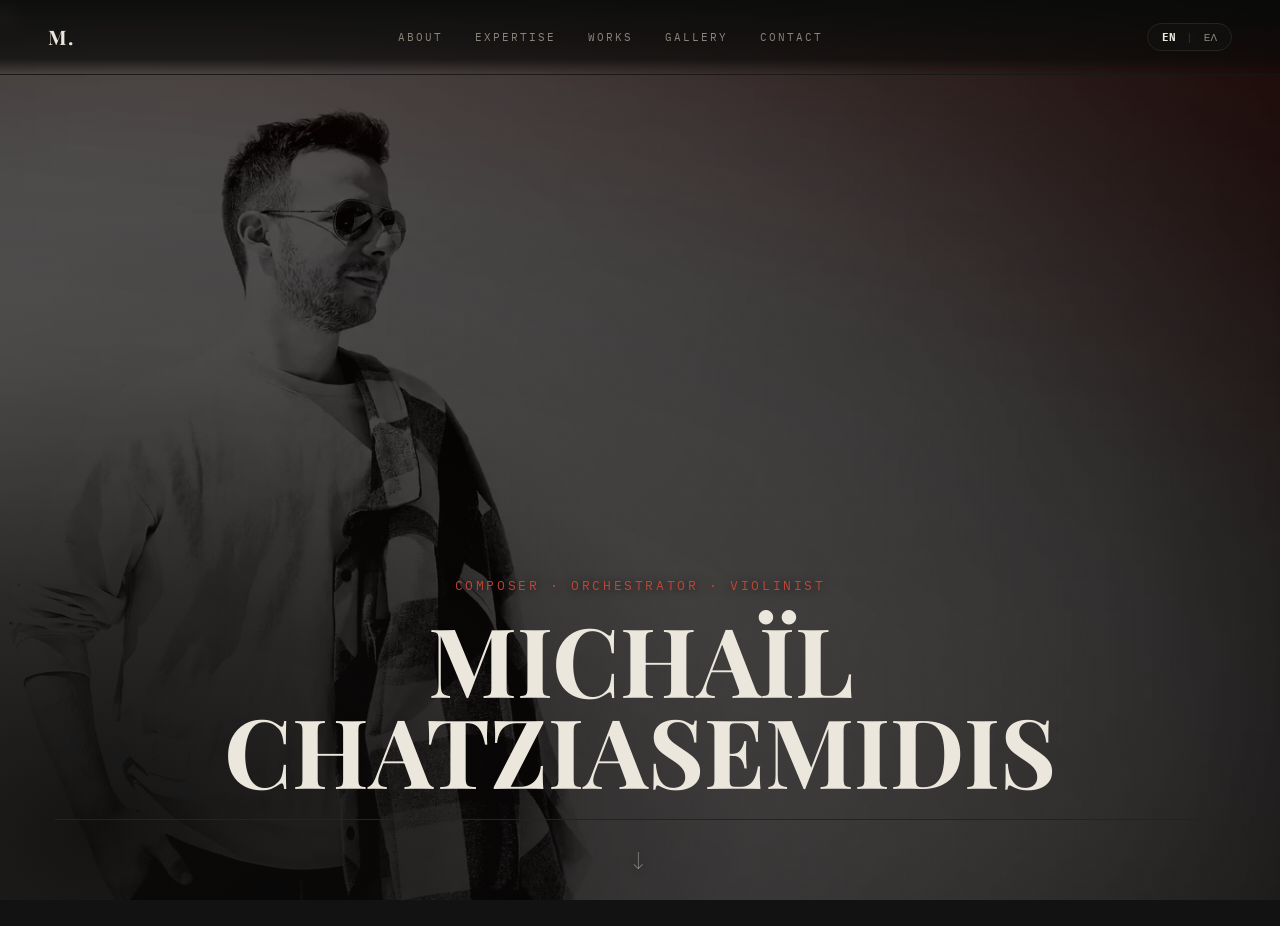
<file: index.html>
<!DOCTYPE html>
<html lang="en">
<head>
  <meta charset="utf-8">
  <meta name="viewport" content="width=device-width, initial-scale=1, viewport-fit=cover">
  <title>Michaïl Chatziasemidis — Composer · Orchestrator · Violinist</title>
  <link rel="canonical" href="https://michailchatzias.com/">
  <meta name="description" content="Michaïl Chatziasemidis — Composer, Orchestrator and Violinist. Contemporary music, orchestral works and sound design.">

  <meta property="og:title" content="Michaïl Chatziasemidis — Composer · Orchestrator · Violinist">
  <meta property="og:description" content="Composer, Orchestrator and Violinist.">
  <meta property="og:image" content="https://michailchatzias.com/assets/background.webp">
  <meta property="og:url" content="https://michailchatzias.com">
  <meta property="og:type" content="website">

  <meta name="twitter:card" content="summary_large_image">
  <meta name="twitter:title" content="Michaïl Chatziasemidis — Composer · Orchestrator · Violinist">
  <meta name="twitter:description" content="Composer, Orchestrator and Violinist.">
  <meta name="twitter:image" content="https://michailchatzias.com/assets/background.webp">

  <!-- Favicon: Clean Violin Clef -->
  <link rel="icon" href="data:image/svg+xml,<svg xmlns='http://www.w3.org/2000/svg' viewBox='0 0 100 100'><text y='.9em' font-size='90'>𝄞</text></svg>">

  <!-- Google Fonts: Playfair Display + Cormorant Garamond + IBM Plex Mono (Full Greek & Latin support) -->
  <link rel="preconnect" href="https://fonts.googleapis.com">
  <link rel="preconnect" href="https://fonts.gstatic.com" crossorigin>
  <link href="https://fonts.googleapis.com/css2?family=Cormorant+Garamond:ital,wght@0,500;0,700;1,500&family=IBM+Plex+Mono:ital,wght@0,300;0,400;0,500;1,400&family=Playfair+Display:ital,wght@0,600;0,800;1,600&display=swap" rel="stylesheet">

  <!-- Title-screen intro: switched on here so the page never flashes before the black screen (off for "reduce motion") -->
  <script>
    try { if (!matchMedia("(prefers-reduced-motion: reduce)").matches) document.documentElement.classList.add("intro-on"); } catch (e) {}
  </script>

  <noscript><style>.main-intro { display: none !important; } html .hero-block h1 { visibility: visible !important; }</style></noscript>

  <!-- Main Stylesheet -->
  <link rel="stylesheet" href="style.css">
  <link rel="stylesheet" href="assets/score-viewer.css">
</head>
<body>

  <!-- Title-screen intro (see main-intro.js): black screen with the name, which then settles into the hero -->
  <div class="main-intro" id="main-intro" aria-hidden="true"><div class="main-intro-bg"></div></div>


  <!-- Background Atmosphere: photo behind semi-transparent dark vignette -->
  <div class="bg-atmosphere"></div>
  <div class="bg-overlay"></div>

  <!-- Slide Progress Indicator -->
  <div id="slide-progress"></div>

  <!-- Top Navigation Bar: Brand, Tabs with hover strikethrough, Language Switcher -->
  <nav>
    <a class="nav-brand" data-tab-index="0" data-sub-target="hero">M.</a>
    
    <div class="nav-tabs">
      <a data-tab-index="0" data-sub-target="about" id="tab-nav-about">
        <span class="lang-en">ABOUT</span>
        <span class="lang-el">ΣΧΕΤΙΚΑ</span>
        <span class="lang-cn">关于</span>
      </a>
      <a data-tab-index="1" id="tab-nav-expertise">
        <span class="lang-en">EXPERTISE</span>
        <span class="lang-el">ΕΙΔΙΚΟΤΗΤΕΣ</span>
        <span class="lang-cn">专业</span>
      </a>
      <a data-tab-index="2" id="tab-nav-works">
        <span class="lang-en">WORKS</span>
        <span class="lang-el">ΕΡΓΑ</span>
        <span class="lang-cn">作品</span>
      </a>
      <a data-tab-index="3" id="tab-nav-gallery">
        <span class="lang-en">GALLERY</span>
        <span class="lang-el">ΓΚΑΛΕΡΙ</span>
        <span class="lang-cn">画廊</span>
      </a>
      <a data-tab-index="4" id="tab-nav-contact">
        <span class="lang-en">CONTACT</span>
        <span class="lang-el">ΕΠΙΚΟΙΝΩΝΙΑ</span>
        <span class="lang-cn">联系</span>
      </a>
    </div>

    <!-- Trilingual Switcher: EN / ΕΛ / 中文 -->
    <div class="lang-switcher">
      <button class="lang-btn active" id="btn-lang-en">EN</button>
      <span class="lang-sep">|</span>
      <button class="lang-btn" id="btn-lang-el">ΕΛ</button>
      <!-- <span class="lang-sep">|</span>
      <button class="lang-btn" id="btn-lang-cn">中文</button> -->
    </div>
      <!-- MOBILE ONLY: hamburger button — hidden on desktop via CSS -->
    <button id="mobile-hamburger" class="mobile-hamburger" aria-label="Menu">
      <span></span>
      <span></span>
      <span></span>
    </button>
  </nav>

<!-- MOBILE ONLY: centre name in top bar (appears when leaving hero) -->
<div id="mobile-centre-name" class="mobile-centre-name">
  <span class="lang-en">Michaïl Chatziasemidis</span>
  <span class="lang-el">Μιχαήλ Χατζηασεμίδης</span>
  <span class="lang-cn">米哈伊尔·Chatziasemidis</span>
</div>

<!-- MOBILE ONLY: hamburger menu overlay -->
<div id="mobile-menu" class="mobile-menu">
  <button type="button" id="mobile-menu-close" class="mobile-menu-close" aria-label="Close menu">✕</button>
  <div class="mobile-menu-nav" role="navigation" aria-label="Main">
    <a class="mobile-menu-link" data-mobile-section="0">
      <span class="lang-en">About</span>
      <span class="lang-el">Σχετικά</span>
      <span class="lang-cn">关于</span>
    </a>
    <a class="mobile-menu-link" data-mobile-section="1">
      <span class="lang-en">Expertise</span>
      <span class="lang-el">Ειδικότητες</span>
      <span class="lang-cn">专业</span>
    </a>
    <a class="mobile-menu-link" data-mobile-section="2">
      <span class="lang-en">Works</span>
      <span class="lang-el">Έργα</span>
      <span class="lang-cn">作品</span>
    </a>
    <a class="mobile-menu-link" data-mobile-section="3">
      <span class="lang-en">Gallery</span>
      <span class="lang-el">Γκαλερί</span>
      <span class="lang-cn">画廊</span>
    </a>
    <a class="mobile-menu-link" data-mobile-section="4">
      <span class="lang-en">Contact</span>
      <span class="lang-el">Επικοινωνία</span>
      <span class="lang-cn">联系</span>
    </a>
  </div>
  <div class="mobile-menu-lang">
    <button class="lang-btn" id="mobile-btn-lang-en">EN</button>
    <span class="lang-sep">|</span>
    <button class="lang-btn" id="mobile-btn-lang-el">ΕΛ</button>
    <!-- <span class="lang-sep">|</span>
    <button class="lang-btn" id="btn-lang-cn">中文</button> -->
  </div>
</div>

<!-- MOBILE ONLY: rhomboid progress indicator -->
<div id="mobile-progress" class="mobile-progress">
  <button class="mobile-rhomboid active" data-mobile-section="0">✦</button>
  <button class="mobile-rhomboid" data-mobile-section="1">✦</button>
  <button class="mobile-rhomboid" data-mobile-section="2">✦</button>
  <button class="mobile-rhomboid" data-mobile-section="3">✦</button>
  <button class="mobile-rhomboid" data-mobile-section="4">✦</button>
</div>

<!-- MOBILE ONLY: dim overlay behind menu -->
<div id="mobile-menu-backdrop" class="mobile-menu-backdrop"></div>

<!-- MOBILE ONLY: return to cover / top button -->
<button id="mobile-back-to-top" class="mobile-back-to-top" aria-label="Return to cover">
  <span class="back-to-top-arrow">↑</span>
  <span class="lang-en">Cover</span>
  <span class="lang-el">Αρχική</span>
  <span class="lang-cn">封面</span>
</button>

<!-- MOBILE ONLY: stage return button (shown when viewing Selected Works) -->
<button id="mobile-stage-back-btn" class="mobile-stage-back-btn" aria-label="Back to Expertise">
  <svg viewBox="0 0 24 48" aria-hidden="true"><path d="M4 4 L20 24 L4 44"/></svg>
</button>

<!-- Horizontal Book/Score Slider Wrapper (Stacked Leaves Architecture) -->
  <div class="book-slider-wrapper">

    <!-- ============================================================
         LEAF 0: INTRO (HERO COVER + ABOUT SECTION VERTICAL FLOW)
         ============================================================ -->
    <section class="slide-panel" id="panel-intro">
      
      <!-- Seamless Stacked Margin for Leaf 0 (Visible only when Expertise/Works/etc are open) -->
      <div class="leaf-spine" data-tab-index="0" data-sub-target="about" id="panel-intro-spine">
        <!-- <span class="leaf-spine-num">01</span> -->
        <span class="leaf-spine-title">
          <span class="lang-en">ABOUT</span>
          <span class="lang-el">ΣΧΕΤΙΚΑ</span>
          <span class="lang-cn">关于</span>
        </span>
        <span class="leaf-spine-icon">✦</span>
      </div>

      <div class="leaf-content" id="panel-intro-content">
        <!-- 1. HERO BLOCK (With red ambient glow on top right) -->
        <div class="hero-block" id="section-hero">
          <div class="wrap">
            <p class="label hero-meta">
                <span class="lang-en">Composer · Orchestrator · Violinist</span>
                <span class="lang-el">Συνθέτης · Ενορχηστρωτής · Βιολονίστας</span>
                <span class="lang-cn">作曲家 · 管弦乐编曲家 · 小提琴家</span>
            </p>
            
            <h1>
              <span class="name-line lang-en">Michaïl</span>
              <span class="name-line lang-en">Chatziasemidis</span>
              <span class="name-line lang-el">ΜΙΧΑΗΛ</span>
              <span class="name-line lang-el">ΧΑΤΖΗΑΣΕΜΙΔΗΣ</span>
              <span class="name-line lang-cn">米哈伊尔</span>
              <span class="name-line lang-cn">Chatziasemidis</span>
            </h1>

            <div class="hero-footer">
              <!-- <span class="label">
                <span class="lang-en">Composer · Orchestrator · Violinist</span>
                <span class="lang-el">Συνθέτης · Ενορχηστρωτής · Βιολονίστας</span>
                <span class="lang-cn">作曲家 · 管弦乐编曲家 · 小提琴家</span>
              </span> -->

              <span class="label scroll-down-hint" id="hero-scroll-btn">
                <span >↓</span>
                <!-- <span class="lang-el">Κύλιση ↓</span>
                <span class="lang-cn">向下滚动 ↓</span> -->
              </span>
            </div>

            <!-- Static Editorial Banner Stripe (Always visible, calm) -->
            <!-- <div class="static-banner">
              <div class="banner-items lang-en">
                <span>Composition <i>✦</i></span>
                <span>Orchestration <i>✦</i></span>
                <span>Violin <i>✦</i></span>
                <span>Game Audio <i>✦</i></span>
                <span>Sound Design <i>✦</i></span>
                <span>Byzantine chant <i>✦</i></span>
                <span>Synth programming</span>
              </div>
              <div class="banner-items lang-el">
                <span>Σύνθεση <i>✦</i></span>
                <span>Ενορχήστρωση <i>✦</i></span>
                <span>Βιολί <i>✦</i></span>
                <span>Game Audio <i>✦</i></span>
                <span>Sound Design <i>✦</i></span>
                <span>Βυζαντινή μουσική <i>✦</i></span>
                <span>Προγραμματισμός Συνθετητών</span>
              </div>
              <div class="banner-items lang-cn">
               <span>作曲 <i>✦</i></span>
                <span>管弦乐编曲 <i>✦</i></span>
                <span>小提琴 <i>✦</i></span>
                <span>声音设计 <i>✦</i></span>
                <span>拜占庭圣咏 <i>✦</i></span>
                <span>合成器编程</span>
              </div> 
            </div> -->
          </div>
        </div>

        <!-- 2. ABOUT SECTION (Directly below Hero on the same page) -->
        <div class="about-block" id="section-about">
          <div class="wrap">
            <div class="section-head">
              <h2>
                <span class="lang-en">ABOUT</span>
                <span class="lang-el">ΣΧΕΤΙΚΑ</span>
                <span class="lang-cn">关于</span>
              </h2>
              <span class="label">01</span>
            </div>

            <div class="about-grid">
              <div class="portrait-frame" id="portrait-box">
                 <img src="assets/portrait.webp" alt="Michaïl Chatziasemidis">
              </div>

              <div class="about-text">
                <!-- English Bio (Edit directly here!) -->
                <div class="lang-en">
                  <p>Michaïl Chatziasemidis is a contemporary music composer, and orchestrator, based in Thessaloniki, Greece. Influenced by his background in Western art music, and Byzantine chant, he creates vast and lush sonic worlds, ranging from acoustic and orchestral ensembles to electronic sounds.</p>
                  <p>Works of his have been presented in the Thessaloniki Concert Hall (13th Contemporary Composition Workshop), in Christos Samaras' composition class concerts, and in events organised by the Post-Sonic Experiment.</p>
                  <p>He is also active as a violinist and choir singer collaborating with the Aristotle University of Thessaloniki Symphony Orchestra, the Yannis Mantakas Choir, Dimitris Pratsinakis and Pratsinaki5.</p>
                  <p>He holds an Integrated Master's Degree in Music Composition from the Department of Music Studies of the Aristotle University of Thessaloniki (Christos Samaras' class). He has also studied Advanced Music Theory at the New Conservatory of Thessaloniki (Nikos Solomonidis' class) and the Thessaloniki State Conservatory (Costas Tsougras' class).</p>
                </div>
                <!-- Greek Bio (Edit directly here!) -->
                <div class="lang-el">
                  <p>Ο Μιχαήλ Χατζηασεμίδης είναι συνθέτης σύγχρονης μουσικής, και ενορχηστρωτής, με έδρα τη Θεσσαλονίκη. Με επιρροές από την παράδοση της Δυτικής και της Βυζαντινής και Ελληνικής μουσικής, δημιουργεί πλούσιους και αχανείς ηχητικούς κόσμους, αξιοποιώντας τόσο ακουστικά και ορχηστρικά σύνολα, όσο και ηλεκτρονικούς ήχους.</p>
                  <p>Έργα του έχουν παρουσιαστεί στο Μέγαρο Μουσικής Θεσσαλονίκης (13ο Εργαστήρι Σύγχρονης Μουσικής), σε συναυλίες σπουδαστών σύνθεσης του Χρήστου Σαμαρά, και σε δράσεις των Post-Sonic Experiment.</p>
                  <p>Δραστηριοποιείται ως βιολονίστας και χορωδός σε συνεργασία με την Συμφωνική Ορχήστρα και τη Χορωδία «Γιάννη Μάντακα» του Αριστοτελείου Πανεπιστημίου Θεσσαλονίκης, με τον Δημήτρη Πρατσινάκη και με τους Πρατσινάκη5.</p>
                  <p>Κατέχει Ενιαίο και Αδιάσπαστο Τίτλο Μεταπτυχιακών Σπουδών στη Σύνθεση από το Τμήμα Μουσικών Σπουδών του Αριστοτελείου Πανεπιστημίου Θεσσαλονίκης (τάξη Χρήστου Σαμαρά). Έχει σπουδάσει ανώτερα θεωρητικά στο Νέο Ωδείο Θεσσαλονίκης (τάξη Νίκου Σολομωνίδη) και στο Κρατικό Ωδείο Θεσσαλονίκης (τάξη Κώστα Τσούγκρα).</p>
                </div>
                <!-- Chinese Bio (Edit directly here!) -->
                <div class="lang-cn">
                  <p>米哈伊尔·Chatziasemidis是一位当代音乐作曲家和管弦乐编曲家，现居希腊塞萨洛尼基。受拜占庭圣咏与西方艺术音乐传统的双重影响，他创作出广阔而丰富的声音世界，涵盖声学与管弦乐团以及电子音效。</p>
                  <p>他的作品曾在塞萨洛尼基音乐厅（第13届当代作曲工作坊）、Christos Samaras作曲班音乐会及Post-Sonic Experiment活动中演出。</p>
                  <p>他同时活跃于小提琴演奏与合唱领域，与亚里士多德大学交响乐团、Yannis Mantakas合唱团、Dimitris Pratsinakis及Pratsinaki5合作。</p>
                  <p>他持有亚里士多德大学音乐系音乐作曲综合硕士学位（Christos Samaras班）。曾在塞萨洛尼基新音乐学院（Nikos Solomonidis班）及塞萨洛尼基国立音乐学院（Costas Tsougras班）学习高级乐理。</p>
                </div>
              </div>
            </div>

            <div class="panel-footer">
              <span class="label">01 / 05</span>
              <span class="label slide-next-hint" data-tab-index="1">
                <span class="lang-en">Expertise →</span>
                <span class="lang-el">ΕΙΔΙΚΟΤΗΤΕΣ →</span>
                <span class="lang-cn">专业 →</span>
              </span>
            </div>
          </div>
        </div>
      </div>
    </section>


    <!-- ============================================================
         LEAF 1: EXPERTISE (Disciplines)
         ============================================================ -->
    <section class="slide-panel" id="panel-expertise">
      <!-- Seamless Stacked Margin -->
      <div class="leaf-spine" data-tab-index="1">
        <!-- <span class="leaf-spine-num">02</span> -->
        <span class="leaf-spine-title">
          <span class="lang-en">EXPERTISE</span>
          <span class="lang-el">ΕΙΔΙΚΟΤΗΤΕΣ</span>
          <span class="lang-cn">专业</span>
        </span>
        <span class="leaf-spine-icon">✦</span>
      </div>

      <div class="leaf-content">
        <div class="wrap">
          <div class="section-head">
            <h2>
              <span class="lang-en">EXPERTISE</span>
              <span class="lang-el">ΕΙΔΙΚΟΤΗΤΕΣ</span>
              <span class="lang-cn">专业</span>
            </h2>
            <span class="label">02</span>
          </div>

          <div class="expertise-grid">
            <!-- ───────── English cards ─────────
                 To add or remove a card: copy a whole card (EN + EL) and make sure
                 data-expertise-target matches the id of its stage below
                 (stage id = "expertise-stage-" + target). -->
            <div class="expertise-card lang-en" data-expertise-target="composition">
              <span class="label">01</span>
              <h3>Composition</h3>
              <p>Classical music and music in different idioms, from small and intimate ensembles to full and bombastic orchestras.</p>
            </div>
            <div class="expertise-card lang-en" data-expertise-target="orchestration">
              <span class="label">02</span>
              <h3>Orchestration</h3>
              <p>Expanding an original musical sketch into a full-fledged instrumental and orchestral arrangement.</p>
            </div>
            <div class="expertise-card lang-en" data-expertise-target="violin">
              <span class="label">03</span>
              <h3>Violin</h3>
              <p>Live performance, acoustic recording, and collaborations with ensembles and producers.</p>
            </div>
            <div class="expertise-card lang-en" data-expertise-target="sound-design">
              <span class="label">04</span>
              <h3>Sound Design</h3>
              <p>Custom sound creation, utilising analogue and digital modular synthesizers, and full sample manipulation.</p>
            </div>
          <!-- <div class="expertise-card lang-en" data-expertise-target="game-audio">
              <span class="label">05</span>
              <h3>Game Audio</h3>
              <p>Adaptive, interactive scoring and implementation in audio middleware.</p>
            </div> -->

            <!-- ───────── Greek cards (all-caps headings without accents) ───────── -->
            <div class="expertise-card lang-el" data-expertise-target="composition">
              <span class="label">01</span>
              <h3>ΣΥΝΘΕΣΗ</h3>
              <p>Κλασική μουσική και μουσική διαφόρων ιδιωμάτων, από μικρά και εσωστρεφή σύνολα δωματίου, έως και πλήρεις, δυναμικές ορχήστρες.</p>
            </div>
            <div class="expertise-card lang-el" data-expertise-target="orchestration">
              <span class="label">02</span>
              <h3>ΕΝΟΡΧΗΣΤΡΩΣΗ</h3>
              <p>Ανάπτυξη ενός πρωτότυπου μουσικού προσχεδίου σε πλήρη οργανική ή ορχηστρική διασκευή.</p>
            </div>
            <div class="expertise-card lang-el" data-expertise-target="violin">
              <span class="label">03</span>
              <h3>ΒΙΟΛΙ</h3>
              <p>Ζωντανή ερμηνεία, ηχογραφήσεις, και συνεργασίες με σύνολα και παραγωγούς.</p>
            </div>
            <div class="expertise-card lang-el" data-expertise-target="sound-design">
              <span class="label">04</span>
              <h3>SOUND DESIGN</h3>
              <p>Πρωτότυπη δημιουργία ήχων, με χρήση αναλογικών και ψηφιακών αρθρωτών συνθετητών, και πλήρη επεξεργασία δειγμάτων.</p>
            </div>
            <!-- <div class="expertise-card lang-el" data-expertise-target="game-audio">
              <span class="label">05</span>
              <h3>GAME AUDIO</h3>
              <p>Προσαρμοστική μουσική και υλοποίηση σε σύγχρονο audio middleware.</p>
            </div> -->
          </div>

          <!-- ============================================================
               STAGE: COMPOSITION   (opened by the card with data-expertise-target="composition")
               ============================================================ -->
          <div class="expertise-detail-stage" id="expertise-stage-composition">
            <div class="expertise-stage-header">
              <div class="expertise-stage-title-wrap">
                <span class="label expertise-stage-meta">
                  <span class="lang-en">01 / COMPOSITION</span>
                  <span class="lang-el">01 / ΣΥΝΘΕΣΗ</span>
                </span>
                <h3 class="expertise-stage-title">
                  <span class="lang-en">Selected Works</span>
                  <span class="lang-el">Επιλεγμένα Έργα</span>
                  <span class="lang-cn">精选作品</span>
                </h3>
              </div>
              <button class="expertise-stage-close-btn" aria-label="Close details">✕</button>
            </div>

            <!-- Intro: what you offer in this area (edit freely) -->
            <div class="stage-intro">
              <p class="lang-en">Original music written to your brief: chamber pieces, orchestral works and music in other idioms. A few selected scores and recordings below.</p>
              <p class="lang-el">Πρωτότυπη μουσική σύμφωνα με τις ανάγκες σας: έργα δωματίου, ορχηστρικά έργα και μουσική άλλων ιδιωμάτων. Παρακάτω θα βρείτε μερικές επιλεγμένες παρτιτούρες και ηχογραφήσεις.</p>
            </div>

            <!-- Showcase rows: keep 2–3. Duplicate or delete whole "score-zigzag-row" blocks. -->


          <!-- ------------------------------------------------------------------
               HOW TO FILL A ROW (applies to all four stages)
               1. SCORE   → the preview box already opens the page viewer (assets/score-viewer.js). On the box:
                              data-pages="assets/scores/a-1.webp,assets/scores/a-2.webp,…"   the page pictures, in order
                              data-request="contact/?subject=score"   one more page after the pictures, with the "Request a score" button
                              data-count="8"   (only while there are no pictures yet: how many blank pages to show)
                              data-soon        (no value) the viewer says "Coming soon" and the preview shows it; delete it when the pages are ready
                              data-title="…"   (optional; the <h4> of the row is used when it is missing)
                            Later you can put <img src="assets/score-name.webp" alt="First page of …"> inside the box,
                            in place of the grey placeholder, to show the first page as the preview.
               2. VIDEO / AUDIO → not an <iframe> pasted into the row: a player that loads by itself can take focus when it is
                            ready, and the browser then scrolls a phone to it, from wherever the visitor is. The records in Works
                            only build their player when tapped (script.js, section 3); a row needs the same, so ask for it.
               3. Edit the label (YEAR · FORMAT), the <h4> title and the two <p> texts.
               4. row-left / row-right only decides which side the media sits on.
               ------------------------------------------------------------------ -->

          <!-- Zig-zag scores showcase: Item 1 (Image left, text right) -->
          <div class="score-zigzag-row row-left">
            <div class="score-preview-box is-viewable" data-score-open data-request="contact/?subject=score" data-title="emmonæ (abbr.)" data-pages="works/scores/emmonae-1.webp,works/scores/emmonae-2.webp,works/scores/emmonae-3.webp,works/scores/emmonae-4.webp,works/scores/emmonae-5.webp,works/scores/emmonae-6.webp,works/scores/emmonae-7.webp,works/scores/emmonae-8.webp,works/scores/emmonae-9.webp,works/scores/emmonae-10.webp" role="button" tabindex="0" aria-label="Open the score">
              <div class="score-placeholder has-img">
                <img src="works/scores/emmonae-thumb.webp" alt="" loading="lazy" decoding="async" draggable="false" onerror="this.parentNode.classList.remove('has-img');this.remove()">
                <span class="score-icon">𝄞</span>
                <p class="lang-en">View the score</p>
                <p class="lang-el">Δείτε το έργο</p>
                <span class="score-num">SCORE 01</span>
              </div>
            </div>
            <div class="score-text-box">
              <span class="label">2024 · CHAMBER / ENSEMBLE</span>
              <h4>emmonæ (abbr.)</h4>
              <p class="lang-en">For flute, violin, violoncello, and piano. Commissioned by the 13th Contemporary Composition Workshop. Premiered on 12 May 2024 at the Thessaloniki Concert Hall.</p>
              <p class="lang-el">Για φλάουτο, βιολί, βιολοντσέλο και πιάνο. Παραγγελία του 13ου Εργαστηρίου Σύγχρονης Μουσικής. Πρώτη εκτέλεση στις 12 Μαΐου 2024 στο Μέγαρο Μουσικής Θεσσαλονίκης.</p>
            </div>
          </div>

          <!-- Zig-zag scores showcase: Item 2 (Image right, text left) -->
          <div class="score-zigzag-row row-right">
            <div class="score-preview-box is-viewable" data-score-open data-request="contact/?subject=score" data-title="2 Miniatures for Clarinet · No. I" data-pages="works/scores/miniatures-1.webp,works/scores/miniatures-2.webp,works/scores/miniatures-3.webp" role="button" tabindex="0" aria-label="Open the score">
              <div class="score-placeholder has-img">
                <img src="works/scores/miniatures-thumb.webp" alt="" loading="lazy" decoding="async" draggable="false" onerror="this.parentNode.classList.remove('has-img');this.remove()">
                <span class="score-icon">𝄞</span>
                <p class="lang-en">View the score</p>
                <p class="lang-el">Δείτε το έργο</p>
                <span class="score-num">SCORE 02</span>
              </div>
            </div>
            <div class="score-text-box">
              <span class="label">2024 · CLARINET</span>
              <h4>2 Miniatures</h4>
              <p class="lang-en">Two miniatures for clarinet in B♭. Dedicated to a limerence long lost. Premiered on 16 July 2024 at StudioMef29.</p>
              <p class="lang-el">Δύο μινιατούρες για κλαρινέτο σε σι ύφεση. Αφιερωμένες σε ένα limerence που χάθηκε προ πολλού. Πρώτη εκτέλεση στις 16 Ιουλίου 2024 στο StudioMef29.</p>
            </div>
          </div>

<!-- OPTIONAL later: "Request a score" button. Uncomment and point it to contact/ with a subject.
            <a href="contact/?subject=score" class="expertise-stage-btn">
              <span class="lang-en">Request a score</span>
              <span class="lang-el">Αίτημα παρτιτούρας</span>
            </a> -->

            <!-- Buttons: first = deeper content, second = contact (?subject=… fills the Subject box on the contact page; keys are listed in contact/index.html) -->
            <div class="expertise-stage-cta-wrap">
              <div class="stage-cta-buttons">
                <a href="works/" class="expertise-stage-btn">
                  <span class="lang-en">See all compositions<span class="btn-arrow"> →</span></span>
                  <span class="lang-el">Όλες οι συνθέσεις<span class="btn-arrow"> →</span></span>
                </a>
                <a href="contact/?subject=composition" class="expertise-stage-btn is-solid">
                  <span class="lang-en">Get in touch<span class="btn-arrow"> →</span></span>
                  <span class="lang-el">Επικοινωνήστε μαζί μου<span class="btn-arrow"> →</span></span>
                </a>
              </div>
              <button class="expertise-stage-close-btn bottom-close-btn" aria-label="Close details">
                <span>✕</span>
                <span class="close-btn-text lang-en">Close</span>
                <span class="close-btn-text lang-el">Κλείσιμο</span>
                <span class="close-btn-text lang-cn">关闭</span>
              </button>
            </div>
          </div>

          <!-- ============================================================
               STAGE: ORCHESTRATION   (opened by the card with data-expertise-target="orchestration")
               ============================================================ -->
          <div class="expertise-detail-stage" id="expertise-stage-orchestration">
            <div class="expertise-stage-header">
              <div class="expertise-stage-title-wrap">
                <span class="label expertise-stage-meta">
                  <span class="lang-en">02 / ORCHESTRATION</span>
                  <span class="lang-el">02 / ΕΝΟΡΧΗΣΤΡΩΣΗ</span>
                </span>
                <h3 class="expertise-stage-title">
                  <span class="lang-en">Selected Orchestrations</span>
                  <span class="lang-el">Επιλεγμένες Ενορχηστρώσεις</span>
                  <span class="lang-cn"></span>
                </h3>
              </div>
              <button class="expertise-stage-close-btn" aria-label="Close details">✕</button>
            </div>

            <!-- Intro: what you offer in this area (edit freely) -->
            <div class="stage-intro">
              <p class="lang-en">From a sketch, a piano reduction or a demo to a complete score and parts for the ensemble you have.</p>
              <p class="lang-el">Από ένα προσχέδιο, μια αναγωγή για πιάνο ή ένα demo, σε πλήρη παρτιτούρα και ξεχωριστά μέρη για κάθε όργανο του συνόλου σας.</p>
            </div>

            <!-- Showcase rows: keep 2–3. Duplicate or delete whole "score-zigzag-row" blocks. -->

            <!-- Showcase rows: keep 2–3, newest first. Each opens the MuseScore player (data-embed). The picture is the title page, works/orchestrations/NAME.webp -->

            <div class="score-zigzag-row row-left">
              <div class="score-preview-box is-viewable" data-score-open data-title="Allegro giusto"
                   data-embed="https://musescore.com/user/3428276/scores/40534572/embed" role="button" tabindex="0" aria-label="Open the score">
                <!-- if the player says the score is private/unavailable, use the secret address instead: https://musescore.com/user/3428276/scores/40534572/s/2XgeAp/embed -->
                <div class="score-placeholder has-img">
                  <img src="works/orchestrations/schubert-sonata-143.webp" alt="" loading="lazy" decoding="async" draggable="false" onerror="this.parentNode.classList.remove('has-img');this.remove()">
                  <span class="score-icon">𝄞</span>
                  <p class="lang-en">View the score</p>
                  <p class="lang-el">Δείτε το έργο</p>
                </div>
              </div>
              <div class="score-text-box">
                <span class="label">2025 · ORCHESTRA</span>
                <h4>Allegro giusto</h4>
                <p class="lang-en">An excerpt from the Allegro giusto of the Piano Sonata in A minor, D. 784, Op. 143, by Franz Schubert, orchestrated for orchestra.</p>
                <p class="lang-el">Απόσπασμα από το Allegro giusto της Σονάτας για πιάνο σε λα ελάσσονα, D. 784, έργο 143, του Φραντς Σούμπερτ, ενορχηστρωμένο για ορχήστρα.</p>
              </div>
            </div>

            <div class="score-zigzag-row row-right">
              <div class="score-preview-box is-viewable" data-score-open data-title="Allegro"
                   data-embed="https://musescore.com/user/3428276/scores/40530426/embed" role="button" tabindex="0" aria-label="Open the score">
                <!-- if the player says the score is private/unavailable, use the secret address instead: https://musescore.com/user/3428276/scores/40530426/s/wN1WIv/embed -->
                <div class="score-placeholder has-img">
                  <img src="works/orchestrations/mozart-k332-allegro.webp" alt="" loading="lazy" decoding="async" draggable="false" onerror="this.parentNode.classList.remove('has-img');this.remove()">
                  <span class="score-icon">𝄞</span>
                  <p class="lang-en">View the score</p>
                  <p class="lang-el">Δείτε το έργο</p>
                </div>
              </div>
              <div class="score-text-box">
                <span class="label">2024 · ORCHESTRA</span>
                <h4>Allegro</h4>
                <p class="lang-en">The exposition of the first movement of the Piano Sonata No. 12 in F major, K. 332, by Wolfgang Amadeus Mozart, orchestrated for orchestra.</p>
                <p class="lang-el">Η έκθεση του πρώτου μέρους της Σονάτας για πιάνο αρ. 12 σε φα μείζονα, K. 332, του Βόλφγκανγκ Αμαντέους Μότσαρτ, ενορχηστρωμένη για ορχήστρα.</p>
              </div>
            </div>

            <div class="score-zigzag-row row-left">
              <div class="score-preview-box is-viewable" data-score-open data-title="Sarabande"
                   data-embed="https://musescore.com/user/3428276/scores/40525023/embed" role="button" tabindex="0" aria-label="Open the score">
                <!-- if the player says the score is private/unavailable, use the secret address instead: https://musescore.com/user/3428276/scores/40525023/s/alZP0M/embed -->
                <div class="score-placeholder has-img">
                  <img src="works/orchestrations/bach-sarabande.webp" alt="" loading="lazy" decoding="async" draggable="false" onerror="this.parentNode.classList.remove('has-img');this.remove()">
                  <span class="score-icon">𝄞</span>
                  <p class="lang-en">View the score</p>
                  <p class="lang-el">Δείτε το έργο</p>
                </div>
              </div>
              <div class="score-text-box">
                <span class="label">2023 · STRING ORCHESTRA</span>
                <h4><span class="lang-en">Sarabande</span><span class="lang-el">Σαραμπάντ</span></h4>
                <p class="lang-en">From the French Suite No. 1 in D minor, BWV 812, by Johann Sebastian Bach, orchestrated for string orchestra.</p>
                <p class="lang-el">Από τη Γαλλική σουίτα αρ. 1 σε ρε ελάσσονα, BWV 812, του Γιόχαν Σεμπάστιαν Μπαχ, ενορχηστρωμένη για ορχήστρα εγχόρδων.</p>
              </div>
            </div>

            <!-- Buttons: first = deeper content, second = contact (?subject=… fills the Subject box on the contact page; keys are listed in contact/index.html) -->
            <div class="expertise-stage-cta-wrap">
              <div class="stage-cta-buttons">
                <a href="works/" class="expertise-stage-btn">
                  <span class="lang-en">See more orchestrations<span class="btn-arrow"> →</span></span>
                  <span class="lang-el">Περισσότερες ενορχηστρώσεις<span class="btn-arrow"> →</span></span>
                </a>
                <a href="contact/?subject=orchestration" class="expertise-stage-btn is-solid">
                  <span class="lang-en">Get in touch<span class="btn-arrow"> →</span></span>
                  <span class="lang-el">Επικοινωνήστε μαζί μου<span class="btn-arrow"> →</span></span>
                </a>
              </div>
              <button class="expertise-stage-close-btn bottom-close-btn" aria-label="Close details">
                <span>✕</span>
                <span class="close-btn-text lang-en">Close</span>
                <span class="close-btn-text lang-el">Κλείσιμο</span>
                <span class="close-btn-text lang-cn">关闭</span>
              </button>
            </div>
          </div>

          <!-- ============================================================
               STAGE: VIOLIN   (opened by the card with data-expertise-target="violin")
               ============================================================ -->
          <div class="expertise-detail-stage" id="expertise-stage-violin">
            <div class="expertise-stage-header">
              <div class="expertise-stage-title-wrap">
                <span class="label expertise-stage-meta">
                  <span class="lang-en">03 / VIOLIN</span>
                  <span class="lang-el">03 / ΒΙΟΛΙ</span>
                </span>
                <h3 class="expertise-stage-title">
                  <span class="lang-en">Performances</span>
                  <span class="lang-el">Ερμηνείες</span>
                  <span class="lang-cn"></span>
                </h3>
              </div>
              <button class="expertise-stage-close-btn" aria-label="Close details">✕</button>
            </div>

            <!-- Intro: what you offer in this area (edit freely) -->
            <div class="stage-intro">
              <p class="lang-en">Live performance, session recording and ensemble work, as a soloist or as part of a group.</p>
              <p class="lang-el">Ζωντανή ερμηνεία, ηχογράφηση και συνεργασίες με σύνολα, ως σολίστ ή ως μέλος σχήματος.</p>
            </div>

            <!-- Showcase rows: keep 2–3. Duplicate or delete whole "score-zigzag-row" blocks. -->

            <!-- ITEM 1: Τσάμικος (YouTube Short). Opens in the page viewer (assets/score-viewer.js): data-video, data-portrait. -->
            <div class="score-zigzag-row row-left is-video is-short">
              <div class="score-preview-box is-viewable" data-score-open data-video="NU8_zc6z3Nw" data-portrait data-title="Τσάμικος (Μάνος Χατζιδάκις), Live at Zogia (23 March 2024)" role="button" tabindex="0" aria-label="Play the video">
                <div class="score-placeholder has-img is-play">
                  <img src="assets/gallery/poster-NU8_zc6z3Nw.webp" alt="" width="288" height="512" loading="lazy" decoding="async" draggable="false">
                  <span class="vid-ring" aria-hidden="true"></span>
                </div>
              </div>
              <div class="score-text-box">
                <span class="label">23.03.2024</span>
                <h4><span class="lang-en">Live at Zogia</span><span class="lang-el">Live στη Ζώγια</span><span class="lang-cn">Live at Zogia</span></h4>
                <p class="lang-en">Tsamikos by Manos Hadjidakis. Zogia, Thessaloniki, with Dimitris Pratsinakis and Spyros Blenios.</p>
                <p class="lang-el">Τσάμικος του Μάνου Χατζιδάκι. Ζώγια, Θεσσαλονίκη, με τον Δημήτρη Πρατσινάκη και τον Σπύρο Μπλένιο.</p>
              </div>
            </div>

            <!-- ITEM 2: Carmina Burana, 25 years of the A.U.Th. Symphony Orchestra. Opens in the page viewer (assets/score-viewer.js). -->
            <div class="score-zigzag-row row-right is-video">
              <div class="score-preview-box is-viewable" data-score-open data-video="R0gt7m-4-e4" data-title="Carmina Burana (25 Years of the A.U.Th. Symphony Orchestra, 1 June 2024)" role="button" tabindex="0" aria-label="Play the video">
                <div class="score-placeholder has-img is-play">
                  <img src="assets/gallery/poster-R0gt7m-4-e4.webp" alt="" width="640" height="360" loading="lazy" decoding="async" draggable="false">
                  <span class="vid-ring" aria-hidden="true"></span>
                </div>
              </div>
              <div class="score-text-box">
                <span class="label">01.06.2024</span>
                <h4><span class="lang-en">25 Years of the A.U.Th. Symphony Orchestra</span><span class="lang-el">25 Χρόνια Συμφωνική Ορχήστρα ΑΠΘ</span><span class="lang-cn">25 Years of the A.U.Th. Symphony Orchestra</span></h4>
                <p class="lang-en">Carmina Burana by Carl Orff. A.U.Th. Ceremonial Hall, with the A.U.Th. Symphony Orchestra.</p>
                <p class="lang-el">Carmina Burana του Carl Orff. Αίθουσα Τελετών ΑΠΘ, με τη Συμφωνική Ορχήστρα ΑΠΘ.</p>
              </div>
            </div>

            <!-- Buttons: first = deeper content, second = contact (?subject=… fills the Subject box on the contact page; keys are listed in contact/index.html) -->
            <div class="expertise-stage-cta-wrap">
              <div class="stage-cta-buttons">
                <a href="gallery/#performances" class="expertise-stage-btn">
                  <span class="lang-en">More videos<span class="btn-arrow"> →</span></span>
                  <span class="lang-el">Περισσότερα βίντεο<span class="btn-arrow"> →</span></span>
                </a>
                <a href="contact/?subject=violin" class="expertise-stage-btn is-solid">
                  <span class="lang-en">Get in touch<span class="btn-arrow"> →</span></span>
                  <span class="lang-el">Επικοινωνήστε μαζί μου<span class="btn-arrow"> →</span></span>
                </a>
              </div>
              <button class="expertise-stage-close-btn bottom-close-btn" aria-label="Close details">
                <span>✕</span>
                <span class="close-btn-text lang-en">Close</span>
                <span class="close-btn-text lang-el">Κλείσιμο</span>
                <span class="close-btn-text lang-cn">关闭</span>
              </button>
            </div>
          </div>

          <!-- ============================================================
               STAGE: SOUND-DESIGN   (opened by the card with data-expertise-target="sound-design")
               ============================================================ -->
          <div class="expertise-detail-stage" id="expertise-stage-sound-design">
            <div class="expertise-stage-header">
              <div class="expertise-stage-title-wrap">
                <span class="label expertise-stage-meta">
                  <span class="lang-en">04 / SOUND DESIGN</span>
                  <span class="lang-el">04 / SOUND DESIGN</span>
                </span>
                <h3 class="expertise-stage-title">
                  <span class="lang-en">Selected Sound Work</span>
                  <span class="lang-el">Επιλεγμένα Έργα Sound Design</span>
                  <span class="lang-cn"></span>
                </h3>
              </div>
              <button class="expertise-stage-close-btn" aria-label="Close details">✕</button>
            </div>

            <!-- Intro: what you offer in this area (edit freely) -->
            <div class="stage-intro">
              <p class="lang-en">Custom sounds built from synthesis and sampling, for music and media projects.</p>
              <p class="lang-el">Πρωτότυποι ήχοι από σύνθεση και επεξεργασία δειγμάτων, για μουσικά και οπτικοακουστικά έργα.</p>
            </div>

            <!-- Showcase rows: keep 2–3. Duplicate or delete whole "score-zigzag-row" blocks. -->

            <!-- ITEM 1: replace the placeholder box with your own media (see "HOW TO FILL A ROW" above) -->
            <div class="score-zigzag-row row-left is-video">
              <div class="score-preview-box">
                <div class="score-placeholder">
                  <span class="score-icon">✦</span>
                  <p class="lang-en">Sound Example Coming Soon</p>
                  <p class="lang-el">Δείγμα ήχου σύντομα</p>
                  <span class="score-num">AUDIO 01</span>
                </div>
              </div>
              <div class="score-text-box">
                <span class="label">YEAR · FORMAT</span>
                <h4><span class="lang-en">Coming soon</span><span class="lang-el">Σύντομα</span><span class="lang-cn">即将推出</span></h4>
                <!-- description hidden until this item is filled in: remove the comment marks around these two lines
                <p class="lang-en">One or two sentences: what the piece is, who played it, where it was heard.</p>
                <p class="lang-el">Μία ή δύο προτάσεις: τι είναι το έργο, ποιοι το ερμήνευσαν, πού παρουσιάστηκε.</p>
                -->
              </div>
            </div>

            <!-- ITEM 2: replace the placeholder box with your own media (see "HOW TO FILL A ROW" above) -->
            <div class="score-zigzag-row row-right is-video">
              <div class="score-preview-box">
                <div class="score-placeholder">
                  <span class="score-icon">✦</span>
                  <p class="lang-en">Sound Example Coming Soon</p>
                  <p class="lang-el">Δείγμα ήχου σύντομα</p>
                  <span class="score-num">AUDIO 02</span>
                </div>
              </div>
              <div class="score-text-box">
                <span class="label">YEAR · FORMAT</span>
                <h4><span class="lang-en">Coming soon</span><span class="lang-el">Σύντομα</span><span class="lang-cn">即将推出</span></h4>
                <!-- description hidden until this item is filled in: remove the comment marks around these two lines
                <p class="lang-en">One or two sentences: what the piece is, who played it, where it was heard.</p>
                <p class="lang-el">Μία ή δύο προτάσεις: τι είναι το έργο, ποιοι το ερμήνευσαν, πού παρουσιάστηκε.</p>
                -->
              </div>
            </div>

            <!-- Buttons: first = deeper content, second = contact (?subject=… fills the Subject box on the contact page; keys are listed in contact/index.html) -->
            <div class="expertise-stage-cta-wrap">
              <div class="stage-cta-buttons">
                <!-- Hidden for now: the work catalogue has no sound design yet (it is hidden in works/index.html too). Bring it back together with that group:
                <a href="works/#sound-design" class="expertise-stage-btn">
                  <span class="lang-en">See more sound work<span class="btn-arrow"> →</span></span>
                  <span class="lang-el">Περισσότερα έργα ήχου<span class="btn-arrow"> →</span></span>
                </a>
                -->
                <a href="contact/?subject=sound-design" class="expertise-stage-btn is-solid">
                  <span class="lang-en">Get in touch<span class="btn-arrow"> →</span></span>
                  <span class="lang-el">Επικοινωνήστε μαζί μου<span class="btn-arrow"> →</span></span>
                </a>
              </div>
              <button class="expertise-stage-close-btn bottom-close-btn" aria-label="Close details">
                <span>✕</span>
                <span class="close-btn-text lang-en">Close</span>
                <span class="close-btn-text lang-el">Κλείσιμο</span>
                <span class="close-btn-text lang-cn">关闭</span>
              </button>
            </div>
          </div>

          <div class="panel-footer">
            <span class="label">02 / 05</span>
            <span class="label lang-en slide-next-hint" data-tab-index="2">Works →</span>
            <span class="label lang-el slide-next-hint" data-tab-index="2">ΕΡΓΑ →</span>
            <span class="label lang-cn slide-next-hint" data-tab-index="2">作品 →</span>
          </div>
        </div>
      </div>
    </section>


    <!-- ============================================================
         LEAF 2: WORKS (Audio tracks & embeds)
         ============================================================ -->
    <section class="slide-panel" id="panel-works">
      <!-- Seamless Stacked Margin -->
      <div class="leaf-spine" data-tab-index="2">
        <!-- <span class="leaf-spine-num">03</span> -->
        <span class="leaf-spine-title">
          <span class="lang-en">WORKS</span>
          <span class="lang-el">ΕΡΓΑ</span>
          <span class="lang-cn">作品</span>
        </span>
        <span class="leaf-spine-icon">✦</span>
      </div>

      <div class="leaf-content">
        <div class="wrap">
          <div class="section-head">
            <h2>
              <span class="lang-en">WORKS</span>
              <span class="lang-el">ΕΡΓΑ</span>
              <span class="lang-cn">作品</span>
            </h2>
            <span class="label">03</span>
          </div>

          <div class="works-list">

            <!-- ───────── RECORDINGS: two records, then a button to /works/ ─────────
                 Each record is a button. Nothing is requested from SoundCloud or YouTube until one is tapped:
                 script.js (section 3) then builds the player in the box under the records.
                   data-kind   soundcloud | youtube     the shape of the player that opens
                   data-src    the embed address (it starts playing as it opens)
                   data-title  the player's name, for screen readers
                 The picture printed on the label is works/arts/NAME.webp, the same files as on the Works page
                 (until the picture is there, the label is plain red with the year). -->
            <div class="works-group">
              <h3 class="works-subhead">
                <span class="lang-en">Recordings</span>
                <span class="lang-el">Ηχογραφήσεις</span>
              </h3>

              <div class="works-recs">
                <button type="button" class="rec" data-kind="soundcloud" aria-pressed="false"
                        data-title="emmonae (abbr.) (2024)"
                        data-src="https://w.soundcloud.com/player/?url=https%3A//soundcloud.com/michailchatzias/emmonae-abbr-2024&color=%23b8321f&auto_play=true&hide_related=true&show_comments=false&show_user=true&show_reposts=false&show_teaser=false">
                  <span class="disc"><span class="disc-label"><img class="disc-art" src="works/arts/emmonae.webp" alt="" loading="lazy" decoding="async" draggable="false" onerror="this.parentNode.classList.add('no-art');this.remove()"><b class="disc-year">2024</b></span></span>
                  <span class="rec-name">emmonæ (abbr.)</span>
                  <span class="rec-meta">2024</span>
                </button>
                <button type="button" class="rec" data-kind="youtube" aria-pressed="false"
                        data-title="Michaïl Chatziasemidis - 2 miniatures for solo clarinet (2024) - Performed by Spyros Koukas"
                        data-src="https://www.youtube-nocookie.com/embed/-dDyYOflE8A?autoplay=1&rel=0">
                  <span class="disc"><span class="disc-label"><img class="disc-art" src="works/arts/youtube.webp" alt="" loading="lazy" decoding="async" draggable="false" onerror="this.parentNode.classList.add('no-art');this.remove()"><b class="disc-year">2024</b></span></span>
                  <span class="rec-name">
                    <span class="lang-en">2 Miniatures for Solo Clarinet</span>
                    <span class="lang-el">2 Μινιατούρες για σόλο κλαρινέτο</span>
                  </span>
                  <span class="rec-meta">2024 · Spyros Koukas</span>
                </button>
              </div>

              <!-- The player: a bar (what is playing + the ✕ that closes it) above the player itself. It is only there while a record plays. -->
              <div class="rec-player" id="rec-player" hidden>
                <div class="rec-bar">
                  <span class="rec-now">
                    <span class="rec-now-label"><span class="lang-en">Now playing</span><span class="lang-el">Παίζει τώρα</span><span class="lang-cn">正在播放</span></span>
                    <span class="rec-now-name" id="rec-now-name"></span>
                  </span>
                  <button type="button" class="rec-x" id="rec-x">
                    <span aria-hidden="true">✕</span>
                    <span class="rec-sr lang-en">Close the player</span><span class="rec-sr lang-el">Κλείσιμο αναπαραγωγής</span><span class="rec-sr lang-cn">关闭播放器</span>
                  </button>
                </div>
                <div class="rec-stage" id="rec-stage"></div>
              </div>
            </div>

            <div class="panel-cta">
              <a href="works/#recordings" class="expertise-stage-btn">
                <span class="lang-en">More recordings<span class="btn-arrow"> →</span></span>
                <span class="lang-el">Περισσότερες ηχογραφήσεις<span class="btn-arrow"> →</span></span>
              </a>
            </div>

            <!-- ───────── SCORES: 2 previews, then a button to the full catalogue ─────────
                 Each card opens the page viewer (assets/score-viewer.js). On the card:
                   data-pages="assets/scores/a-1.webp,assets/scores/a-2.webp,…"   the page pictures, in order
                   data-request="contact/?subject=score"   one more page after the pictures, with the "Request a score" button
                   data-count="8"   (only while there are no pictures yet: how many blank pages to show)
                              data-soon        (no value) the viewer says "Coming soon" and the preview shows it; delete it when the pages are ready
                 The title above the pages is the card's own title line. -->
            <div class="works-group">
              <h3 class="works-subhead">
                <span class="lang-en">Scores</span>
                <span class="lang-el">Παρτιτούρες</span>
              </h3>

              <div class="works-scores">
                <div class="score-card is-viewable" data-score-open data-request="contact/?subject=score" data-title="emmonæ (abbr.)" data-pages="works/scores/emmonae-1.webp,works/scores/emmonae-2.webp,works/scores/emmonae-3.webp,works/scores/emmonae-4.webp,works/scores/emmonae-5.webp,works/scores/emmonae-6.webp,works/scores/emmonae-7.webp,works/scores/emmonae-8.webp,works/scores/emmonae-9.webp,works/scores/emmonae-10.webp" role="button" tabindex="0" aria-label="Open the score">
                  <div class="score-placeholder has-img">
                    <img src="works/scores/emmonae-thumb.webp" alt="" loading="lazy" decoding="async" draggable="false" onerror="this.parentNode.classList.remove('has-img');this.remove()">
                    <span class="score-icon">𝄞</span>
                    <p class="lang-en">View the score</p>
                    <p class="lang-el">Δείτε το έργο</p>
                    <span class="score-num">SCORE 01</span>
                  </div>
                  <span class="score-card-title">emmonæ (abbr.)</span>
                  <span class="label">2024</span>
                </div>

                <div class="score-card is-viewable" data-score-open data-request="contact/?subject=score" data-title="2 Miniatures for Clarinet · No. I" data-pages="works/scores/miniatures-1.webp,works/scores/miniatures-2.webp,works/scores/miniatures-3.webp" role="button" tabindex="0" aria-label="Open the score">
                  <div class="score-placeholder has-img">
                    <img src="works/scores/miniatures-thumb.webp" alt="" loading="lazy" decoding="async" draggable="false" onerror="this.parentNode.classList.remove('has-img');this.remove()">
                    <span class="score-icon">𝄞</span>
                    <p class="lang-en">View the score</p>
                    <p class="lang-el">Δείτε το έργο</p>
                    <span class="score-num">SCORE 02</span>
                  </div>
                  <span class="score-card-title">
                    <span class="lang-en">2 Miniatures for Solo Clarinet</span>
                    <span class="lang-el">2 Μινιατούρες για σόλο κλαρινέτο</span>
                  </span>
                  <span class="label">2024</span>
                </div>
              </div>
            </div>

            <div class="panel-cta">
              <a href="works/" class="expertise-stage-btn">
                <span class="lang-en">Full catalogue<span class="btn-arrow"> →</span></span>
                <span class="lang-el">Πλήρης κατάλογος έργων<span class="btn-arrow"> →</span></span>
              </a>
            </div>
          </div>

          <div class="panel-footer">
            <span class="label">03 / 05</span>
            <span class="label lang-en slide-next-hint" data-tab-index="3">Gallery →</span>
            <span class="label lang-el slide-next-hint" data-tab-index="3">ΓΚΑΛΕΡΙ →</span>
            <span class="label lang-cn slide-next-hint" data-tab-index="3">画廊 →</span>
          </div>
        </div>
      </div>
    </section>


    <!-- ============================================================
         LEAF 3: GALLERY
         ============================================================ -->
    <section class="slide-panel" id="panel-gallery">
      <!-- Seamless Stacked Margin -->
      <div class="leaf-spine" data-tab-index="3">
        <!-- <span class="leaf-spine-num">04</span> -->
        <span class="leaf-spine-title">
          <span class="lang-en">GALLERY</span>
          <span class="lang-el">ΓΚΑΛΕΡΙ</span>
          <span class="lang-cn">画廊</span>
        </span>
        <span class="leaf-spine-icon">✦</span>
      </div>

      <div class="leaf-content">
        <div class="wrap">
          <div class="section-head">
            <h2>
              <span class="lang-en">GALLERY</span>
              <span class="lang-el">ΓΚΑΛΕΡΙ</span>
              <span class="lang-cn">画廊</span>
            </h2>
            <span class="label">04</span>
          </div>

          
            <!-- <div class="wrap">
            <div class="gallery-grid">
            <h3>    
              <span class="lang-en">PHOTOS</span>
              <span class="lang-el">ΦΩΤΟΓΡΑΦΙΕΣ</span>
              <span class="lang-cn">图片</span>
            </h3>
            </div> 
            </div> -->
          

          <!-- ==================================================================
               The four tiles below open the media viewer (assets/score-viewer.js).
               On a tile:
                 data-video="YOUTUBE_ID"   a video: the player opens on the black screen and plays
                 data-image="path.webp"    a photo: shown whole on the black screen
                 data-title="..."          the line shown above it in the viewer
               and inside it the <img> is the picture on the tile (a video uses its poster).
               The grid sizes follow the tile order: 1st wide, 2nd narrower, 3rd small, 4th wide (see style.css).
               To change a tile: change the data-video / data-image, the <img src> and the two lines of text.
               ================================================================== -->
          <div class="gallery-grid">
            <div class="gallery-item gm" role="button" tabindex="0" data-score-open data-video="R0gt7m-4-e4" data-title="Carmina Burana (25 Years of the A.U.Th. Symphony Orchestra, 1 June 2024)" aria-label="Carmina Burana (25 Years of the A.U.Th. Symphony Orchestra, 1 June 2024)">
              <img src="assets/gallery/main-carmina-burana-2024.webp" alt="" decoding="async" draggable="false">
            <span class="gm-play" aria-hidden="true"><i></i></span>
              <span class="gm-cap">
                <b class="lang-en">Carmina Burana</b><b class="lang-el">Carmina Burana</b>
                <small class="lang-en">25 years of the A.U.Th. Symphony Orchestra · 2024</small><small class="lang-el">25 χρόνια της Συμφωνικής Ορχήστρας ΑΠΘ · 2024</small>
              </span>
            </div>

            <div class="gallery-item gm" role="button" tabindex="0" data-score-open data-image="assets/gallery/banner-violin.webp" data-title="Violin" aria-label="Violin">
              <img src="assets/gallery/banner-violin.webp" alt="" decoding="async" draggable="false">
              <span class="gm-cap">
                <b class="lang-en">Violin</b><b class="lang-el">Βιολί</b>
                <small class="lang-en">Photograph</small><small class="lang-el">Φωτογραφία</small>
              </span>
            </div>

            <div class="gallery-item gm" role="button" tabindex="0" data-score-open data-video="CvSQ-dfjiUE" data-start="435" data-title="Byzantine Passion - Michalis Adamis (Hagia Sophia, Thessaloniki, 24 April 2024)" aria-label="Byzantine Passion - Michalis Adamis (Hagia Sophia, Thessaloniki, 24 April 2024)">
              <img src="assets/gallery/main-byzantine-passion-2024.webp" alt="" decoding="async" draggable="false">
            <span class="gm-play" aria-hidden="true"><i></i></span>
              <span class="gm-cap">
                <b class="lang-en">Byzantine Passion - Michalis Adamis</b><b class="lang-el">Βυζαντινά Πάθη - Μιχάλης Αδάμης</b>
                <small class="lang-en">Hagia Sophia, Thessaloniki · 2024</small><small class="lang-el">Αγία Σοφία, Θεσσαλονίκη · 2024</small>
              </span>
            </div>

            <div class="gallery-item gm" role="button" tabindex="0" data-score-open data-video="VnUGAZnkEVs" data-title="Verdi Requiem (Berlin Philharmonie, 30 June 2024)" aria-label="Verdi Requiem (Berlin Philharmonie, 30 June 2024)">
              <img src="assets/gallery/main-verdi-requiem-2024.webp" alt="" decoding="async" draggable="false">
            <span class="gm-play" aria-hidden="true"><i></i></span>
              <span class="gm-cap">
                <b class="lang-en">Verdi Requiem</b><b class="lang-el">Ρέκβιεμ του Βέρντι</b>
                <small class="lang-en">Berlin Philharmonie · 2024</small><small class="lang-el">Φιλαρμονική του Βερολίνου · 2024</small>
              </span>
            </div>
          </div>

            <!-- Add this divider here -->
            <!-- <div class="gallery-separator"></div>

          <div class="wrap">
            <div class="gallery-grid">
            <h3>    
              <span class="lang-en">VIDEOS</span>
              <span class="lang-el">ΒΙΝΤΕΟ</span>
              <span class="lang-cn">视频</span>
             </h3>
            </div>
          </div>
          

          <div class="gallery-grid">
            <div class="gallery-item">
              <div class="gallery-placeholder">
                <span style="font-size: 20px; opacity: 0.4;">✦</span>
                <p class="lang-en">Video Coming Soon</p>
                <p class="lang-el">Βίντεο σύντομα</p>
                <span style="font-size: 9px; opacity: 0.5;">VIDEO 01</span>
              </div>
            </div>

            <div class="gallery-item">
              <div class="gallery-placeholder">
                <span style="font-size: 20px; opacity: 0.4;">✦</span>
                <p class="lang-en">Video Coming Soon</p>
                <p class="lang-el">Βίντεο σύντομα</p>
                <span style="font-size: 9px; opacity: 0.5;">VIDEO 02</span>
              </div>
            </div>

            <div class="gallery-item">
              <div class="gallery-placeholder">
                <span style="font-size: 20px; opacity: 0.4;">✦</span>
                <p class="lang-en">Video Coming Soon</p>
                <p class="lang-el">Βίντεο σύντομα</p>
                <span style="font-size: 9px; opacity: 0.5;">VIDEO 03</span>
              </div>
            </div>

            <div class="gallery-item">
              <div class="gallery-placeholder">
                <span style="font-size: 20px; opacity: 0.4;">✦</span>
                <p class="lang-en">Video Coming Soon</p>
                <p class="lang-el">Βίντεο σύντομα</p>
                <span style="font-size: 9px; opacity: 0.5;">VIDEO 04</span>
              </div>
            </div>
          </div> -->

          <div class="panel-cta">
            <a href="gallery/" class="expertise-stage-btn">
              <span class="lang-en">See the full gallery<span class="btn-arrow"> →</span></span>
              <span class="lang-el">Δείτε ολόκληρη τη γκαλερί<span class="btn-arrow"> →</span></span>
            </a>
          </div>

          <div class="panel-footer">
            <span class="label">04 / 05</span>
            <span class="label lang-en slide-next-hint" data-tab-index="4">Contact →</span>
            <span class="label lang-el slide-next-hint" data-tab-index="4">ΕΠΙΚΟΙΝΩΝΙΑ →</span>
            <span class="label lang-cn slide-next-hint" data-tab-index="4">联系 →</span>
          </div>
        </div>
      </div>
    </section>


    <!-- ============================================================
         LEAF 4: CONTACT & EMAIL FORM
         ============================================================ -->
    <section class="slide-panel" id="panel-contact">
      <!-- Seamless Stacked Margin -->
      <div class="leaf-spine" data-tab-index="4">
        <!-- <span class="leaf-spine-num">05</span> -->
        <span class="leaf-spine-title">
          <span class="lang-en">CONTACT</span>
          <span class="lang-el">ΕΠΙΚΟΙΝΩΝΙΑ</span>
          <span class="lang-cn">联系</span>
        </span>
        <span class="leaf-spine-icon">✦</span>
      </div>

      <div class="leaf-content">
        <div class="wrap">
          <div class="section-head">
            <h2>
              <span class="lang-en">CONTACT</span>
              <span class="lang-el">ΕΠΙΚΟΙΝΩΝΙΑ</span>
              <span class="lang-cn">联系</span>
            </h2>
            <span class="label">05</span>
          </div>

          <!-- Closing statement. The full form now lives on the /contact/ subpage. -->
          <div class="closing-grid">
            <div class="closing-col closing-brand">
              <h3 class="closing-name">
                <span class="lang-en">Michaïl<br>Chatziasemidis</span>
                <span class="lang-el">Μιχαήλ<br>Χατζηασεμίδης</span>
                <span class="lang-cn">米哈伊尔<br>Chatziasemidis</span>
              </h3>
              <p class="label closing-tagline">
                <span class="lang-en">Composer · Orchestrator · Violinist</span>
                <span class="lang-el">Συνθέτης · Ενορχηστρωτής · Βιολονίστας</span>
                <span class="lang-cn">作曲家 · 管弦乐编曲家 · 小提琴家</span>
              </p>
              <a href="contact/" class="expertise-stage-btn is-solid is-large">
                <span class="lang-en">Get in touch<span class="btn-arrow"> →</span></span>
                <span class="lang-el">Επικοινωνήστε μαζί μου<span class="btn-arrow"> →</span></span>
              </a>
            </div>

            <div class="closing-col">
              <span class="label closing-head">
                <span class="lang-en">Explore</span>
                <span class="lang-el">Εξερεύνηση</span>
              </span>
              <a href="#expertise" data-hash-link>
                <span class="lang-en">Expertise</span>
                <span class="lang-el">Ειδικότητες</span>
                <span class="lang-cn">专业</span>
              </a>
              <a href="works/">
                <span class="lang-en">Works</span>
                <span class="lang-el">Έργα</span>
                <span class="lang-cn">作品</span>
              </a>
              <a href="gallery/">
                <span class="lang-en">Gallery</span>
                <span class="lang-el">Γκαλερί</span>
                <span class="lang-cn">画廊</span>
              </a>
              <a href="contact/">
                <span class="lang-en">Contact</span>
                <span class="lang-el">Επικοινωνία</span>
                <span class="lang-cn">联系</span>
              </a>
            </div>

            <div class="closing-col">
              <span class="label closing-head">
                <span class="lang-en">Direct</span>
                <span class="lang-el">Απευθείας</span>
              </span>
              <a href="mailto:michailchatzias@gmail.com">michailchatzias@gmail.com</a>
              <!-- CV: follows the active language; appears only once the PDF exists (cv-link.js; files in assets/cv/) -->
              <a class="cv-link" data-cv-base="assets/cv/" href="assets/cv/CV-Michail-Chatziasemidis-EN.pdf" download hidden>
                <span class="lang-en">Download CV (PDF)</span><span class="lang-el">Λήψη βιογραφικού (PDF)</span><span class="lang-cn">下载简历 (PDF)</span>
              </a>
              <div class="closing-socials">
                <a href="https://instagram.com/michailchatzias/" target="_blank" rel="noopener" aria-label="Instagram" title="Instagram">
                  <svg viewBox="0 0 24 24" role="img" aria-hidden="true" focusable="false"><path d="M7.0301.084c-1.2768.0602-2.1487.264-2.911.5634-.7888.3075-1.4575.72-2.1228 1.3877-.6652.6677-1.075 1.3368-1.3802 2.127-.2954.7638-.4956 1.6365-.552 2.914-.0564 1.2775-.0689 1.6882-.0626 4.947.0062 3.2586.0206 3.6671.0825 4.9473.061 1.2765.264 2.1482.5635 2.9107.308.7889.72 1.4573 1.388 2.1228.6679.6655 1.3365 1.0743 2.1285 1.38.7632.295 1.6361.4961 2.9134.552 1.2773.056 1.6884.069 4.9462.0627 3.2578-.0062 3.668-.0207 4.9478-.0814 1.28-.0607 2.147-.2652 2.9098-.5633.7889-.3086 1.4578-.72 2.1228-1.3881.665-.6682 1.0745-1.3378 1.3795-2.1284.2957-.7632.4966-1.636.552-2.9124.056-1.2809.0692-1.6898.063-4.948-.0063-3.2583-.021-3.6668-.0817-4.9465-.0607-1.2797-.264-2.1487-.5633-2.9117-.3084-.7889-.72-1.4568-1.3876-2.1228C21.2982 1.33 20.628.9208 19.8378.6165 19.074.321 18.2017.1197 16.9244.0645 15.6471.0093 15.236-.005 11.977.0014 8.718.0076 8.31.0215 7.0301.0839m.1402 21.6932c-1.17-.0509-1.8053-.2453-2.2287-.408-.5606-.216-.96-.4771-1.3819-.895-.422-.4178-.6811-.8186-.9-1.378-.1644-.4234-.3624-1.058-.4171-2.228-.0595-1.2645-.072-1.6442-.079-4.848-.007-3.2037.0053-3.583.0607-4.848.05-1.169.2456-1.805.408-2.2282.216-.5613.4762-.96.895-1.3816.4188-.4217.8184-.6814 1.3783-.9003.423-.1651 1.0575-.3614 2.227-.4171 1.2655-.06 1.6447-.072 4.848-.079 3.2033-.007 3.5835.005 4.8495.0608 1.169.0508 1.8053.2445 2.228.408.5608.216.96.4754 1.3816.895.4217.4194.6816.8176.9005 1.3787.1653.4217.3617 1.056.4169 2.2263.0602 1.2655.0739 1.645.0796 4.848.0058 3.203-.0055 3.5834-.061 4.848-.051 1.17-.245 1.8055-.408 2.2294-.216.5604-.4763.96-.8954 1.3814-.419.4215-.8181.6811-1.3783.9-.4224.1649-1.0577.3617-2.2262.4174-1.2656.0595-1.6448.072-4.8493.079-3.2045.007-3.5825-.006-4.848-.0608M16.953 5.5864A1.44 1.44 0 1 0 18.39 4.144a1.44 1.44 0 0 0-1.437 1.4424M5.8385 12.012c.0067 3.4032 2.7706 6.1557 6.173 6.1493 3.4026-.0065 6.157-2.7701 6.1506-6.1733-.0065-3.4032-2.771-6.1565-6.174-6.1498-3.403.0067-6.156 2.771-6.1496 6.1738M8 12.0077a4 4 0 1 1 4.008 3.9921A3.9996 3.9996 0 0 1 8 12.0077"/></svg>
                </a>
                <a href="https://michailchatzias.bandcamp.com" target="_blank" rel="noopener" aria-label="Bandcamp" title="Bandcamp">
                  <svg viewBox="0 0 24 24" role="img" aria-hidden="true" focusable="false"><path d="M0 18.75l7.437-13.5H24l-7.438 13.5H0z"/></svg>
                </a>
                <a href="https://soundcloud.com/michailchatzias" target="_blank" rel="noopener" aria-label="SoundCloud" title="SoundCloud">
                  <svg viewBox="0 0 24 24" role="img" aria-hidden="true" focusable="false"><path d="M23.999 14.165c-.052 1.796-1.612 3.169-3.4 3.169h-8.18a.68.68 0 0 1-.675-.683V7.862a.747.747 0 0 1 .452-.724s.75-.513 2.333-.513a5.364 5.364 0 0 1 2.763.755 5.433 5.433 0 0 1 2.57 3.54c.282-.08.574-.121.868-.12.884 0 1.73.358 2.347.992s.948 1.49.922 2.373ZM10.721 8.421c.247 2.98.427 5.697 0 8.672a.264.264 0 0 1-.53 0c-.395-2.946-.22-5.718 0-8.672a.264.264 0 0 1 .53 0ZM9.072 9.448c.285 2.659.37 4.986-.006 7.655a.277.277 0 0 1-.55 0c-.331-2.63-.256-5.02 0-7.655a.277.277 0 0 1 .556 0Zm-1.663-.257c.27 2.726.39 5.171 0 7.904a.266.266 0 0 1-.532 0c-.38-2.69-.257-5.21 0-7.904a.266.266 0 0 1 .532 0Zm-1.647.77a26.108 26.108 0 0 1-.008 7.147.272.272 0 0 1-.542 0 27.955 27.955 0 0 1 0-7.147.275.275 0 0 1 .55 0Zm-1.67 1.769c.421 1.865.228 3.5-.029 5.388a.257.257 0 0 1-.514 0c-.21-1.858-.398-3.549 0-5.389a.272.272 0 0 1 .543 0Zm-1.655-.273c.388 1.897.26 3.508-.01 5.412-.026.28-.514.283-.54 0-.244-1.878-.347-3.54-.01-5.412a.283.283 0 0 1 .56 0Zm-1.668.911c.4 1.268.257 2.292-.026 3.572a.257.257 0 0 1-.514 0c-.241-1.262-.354-2.312-.023-3.572a.283.283 0 0 1 .563 0Z"/></svg>
                </a>
                <a href="https://youtube.com/@michailchatzias" target="_blank" rel="noopener" aria-label="YouTube" title="YouTube">
                  <svg viewBox="0 0 24 24" role="img" aria-hidden="true" focusable="false"><path d="M23.498 6.186a3.016 3.016 0 0 0-2.122-2.136C19.505 3.545 12 3.545 12 3.545s-7.505 0-9.377.505A3.017 3.017 0 0 0 .502 6.186C0 8.07 0 12 0 12s0 3.93.502 5.814a3.016 3.016 0 0 0 2.122 2.136c1.871.505 9.376.505 9.376.505s7.505 0 9.377-.505a3.015 3.015 0 0 0 2.122-2.136C24 15.93 24 12 24 12s0-3.93-.502-5.814zM9.545 15.568V8.432L15.818 12l-6.273 3.568z"/></svg>
                </a>
              </div>
            </div>
          </div>

          <div class="panel-footer">
            <span class="label">05 / 05</span>
            <span class="label lang-en">© 2026 Michaïl Chatziasemidis. All rights reserved.</span>
            <span class="label lang-el">© 2026 ΜΙΧΑΗΛ ΧΑΤΖΗΑΣΕΜΙΔΗΣ. ΜΕ ΤΗΝ ΕΠΙΦΥΛΑΞΗ ΠΑΝΤΟΣ ΔΙΚΑΙΩΜΑΤΟΣ.</span>
            <span class="label lang-cn">© 2026 米哈伊尔·Chatziasemidis. 保留所有权利。</span>           
            <span class="label lang-en slide-next-hint" data-tab-index="0" data-sub-target="hero">Back to Cover ↑</span>
            <span class="label lang-el slide-next-hint" data-tab-index="0" data-sub-target="hero">Πίσω στην Αρχική ↑</span>
            <span class="label lang-cn slide-next-hint" data-tab-index="0" data-sub-target="hero">返回封面 ↑</span>
          </div>    
        </div>
      </div>
    </section>

  </div>

  <!-- Main JavaScript -->
  <script src="assets/score-viewer.js"></script>
  <script src="script.js"></script>
  <script src="main-intro.js"></script>
  <script src="cv-link.js"></script>
</body>
</html>
</file>
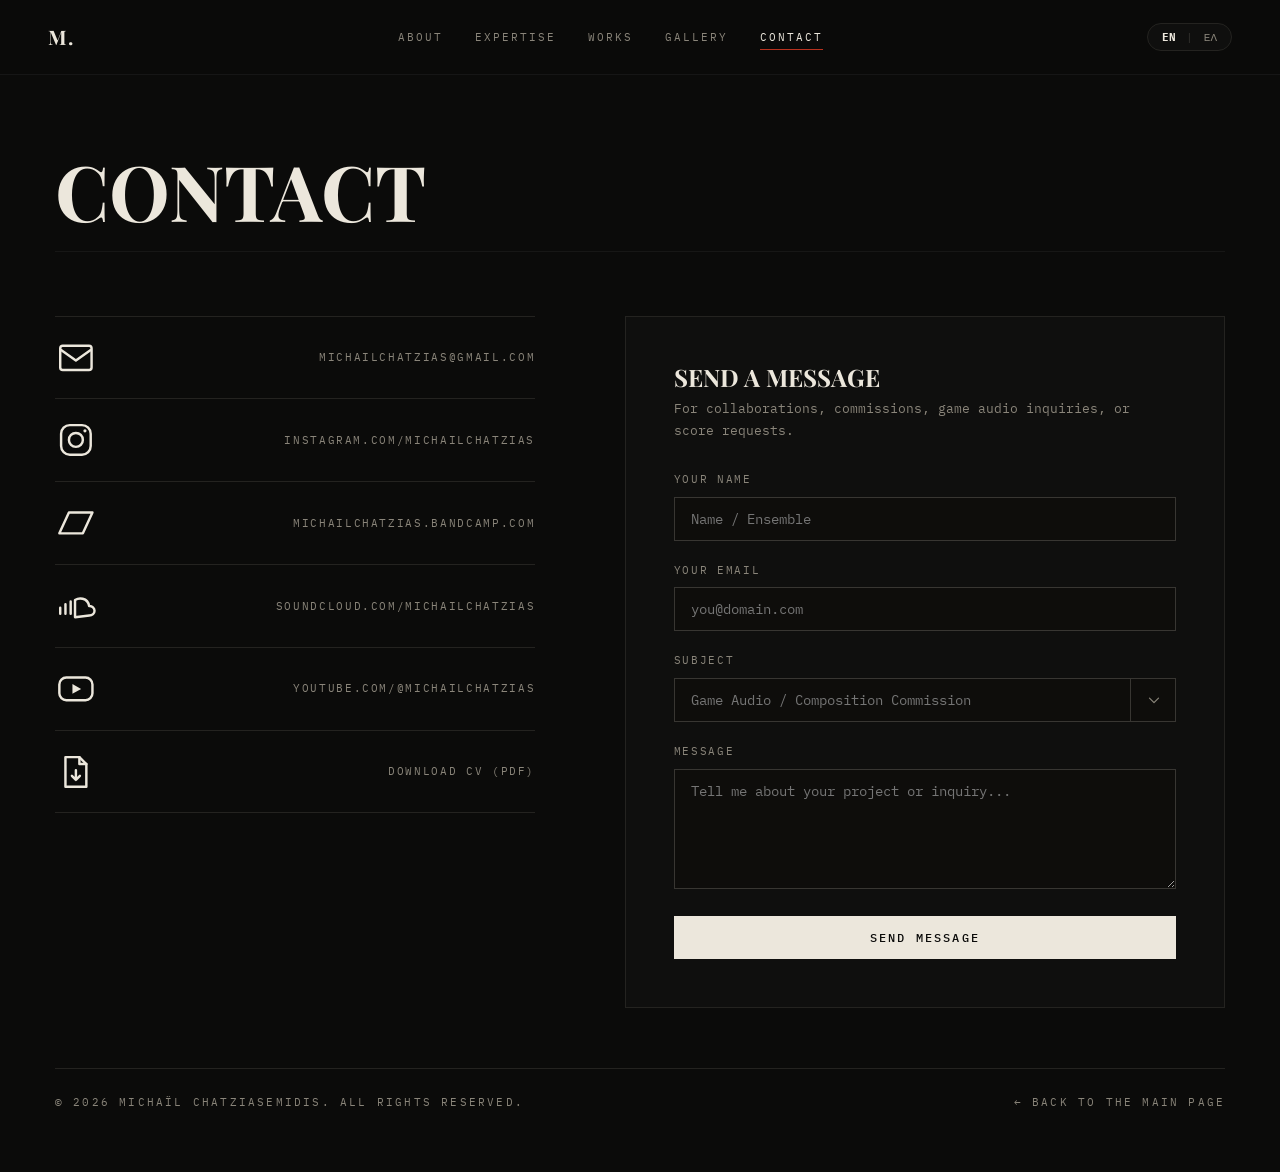
<file: contact/index.html>
<!DOCTYPE html>
<html lang="en" class="subpage">
<head>
  <meta charset="utf-8">
  <meta name="viewport" content="width=device-width, initial-scale=1, viewport-fit=cover">
  <title>Contact — Michaïl Chatziasemidis</title>
  <link rel="canonical" href="https://michailchatzias.com/contact/">
  <meta name="description" content="Get in touch with Michaïl Chatziasemidis — composition, orchestration and violin for your project.">

  <meta property="og:title" content="Contact — Michaïl Chatziasemidis">
  <meta property="og:description" content="Composer, Orchestrator and Violinist. Get in touch.">
  <meta property="og:image" content="https://michailchatzias.com/assets/background.webp">
  <meta property="og:url" content="https://michailchatzias.com/contact/">
  <meta property="og:type" content="website">

  <meta name="twitter:card" content="summary_large_image">
  <meta name="twitter:title" content="Contact — Michaïl Chatziasemidis">
  <meta name="twitter:description" content="Composer, Orchestrator and Violinist. Get in touch.">
  <meta name="twitter:image" content="https://michailchatzias.com/assets/background.webp">

  <link rel="icon" href="data:image/svg+xml,<svg xmlns='http://www.w3.org/2000/svg' viewBox='0 0 100 100'><text y='.9em' font-size='90'>𝄞</text></svg>">

  <link rel="preconnect" href="https://fonts.googleapis.com">
  <link rel="preconnect" href="https://fonts.gstatic.com" crossorigin>
  <link href="https://fonts.googleapis.com/css2?family=Cormorant+Garamond:ital,wght@0,500;0,700;1,500&family=IBM+Plex+Mono:ital,wght@0,300;0,400;0,500;1,400&family=Playfair+Display:ital,wght@0,600;0,800;1,600&display=swap" rel="stylesheet">

  <!-- Shared stylesheet (one level up) -->
  <link rel="stylesheet" href="../style.css">
  <!-- Contact page only: link buttons and the subject drop-down -->
  <link rel="stylesheet" href="contact.css">
</head>
<body class="subpage lang-en-active"
      data-title-en="Contact — Michaïl Chatziasemidis"
      data-title-el="Επικοινωνία — Μιχαήλ Χατζηασεμίδης"
      data-title-cn="联系 — 米哈伊尔·Chatziasemidis">

  <!-- Apply the saved language before first paint (no flash of English for Greek visitors) -->
  <script>
    try {
      var l = localStorage.getItem("preferred_lang");
      if (l === "el" || l === "cn") {
        document.documentElement.lang = l;
        document.body.className = "subpage lang-" + l + "-active";
      }
    } catch (e) {}
  </script>

  <!-- Top bar. (div role="navigation" instead of <nav>: the main-page <nav> styles are fixed/specific to the book layout) -->
  <header class="sub-nav">
    <a class="nav-brand" href="../" aria-label="Back to the main page">M.</a>

    <div class="sub-nav-links" role="navigation" aria-label="Main">
      <a href="../#about">
        <span class="lang-en">About</span>
        <span class="lang-el">Σχετικά</span>
        <span class="lang-cn">关于</span>
      </a>
      <a href="../#expertise">
        <span class="lang-en">Expertise</span>
        <span class="lang-el">Ειδικότητες</span>
        <span class="lang-cn">专业</span>
      </a>
      <a href="../#works">
        <span class="lang-en">Works</span>
        <span class="lang-el">Έργα</span>
        <span class="lang-cn">作品</span>
      </a>
      <a href="../#gallery">
        <span class="lang-en">Gallery</span>
        <span class="lang-el">Γκαλερί</span>
        <span class="lang-cn">画廊</span>
      </a>
      <a href="../#contact" class="active" aria-current="page">
        <span class="lang-en">Contact</span>
        <span class="lang-el">Επικοινωνία</span>
        <span class="lang-cn">联系</span>
      </a>
    </div>

    <div class="sub-lang">
      <button class="lang-btn active" id="btn-lang-en" data-lang="en">EN</button>
      <span class="lang-sep">|</span>
      <button class="lang-btn" id="btn-lang-el" data-lang="el">ΕΛ</button>
      <!-- <span class="lang-sep">|</span>
      <button class="lang-btn" id="btn-lang-cn">中文</button> -->
    </div>
    <button type="button" id="mobile-hamburger" class="mobile-hamburger" aria-label="Menu" aria-expanded="false" aria-controls="mobile-menu">
      <span></span>
      <span></span>
      <span></span>
    </button>
  </header>

  <!-- MOBILE ONLY: hamburger menu (styles are the same as the main page's, from style.css; behaviour is in subpage.js) -->
  <div id="mobile-menu" class="mobile-menu" aria-hidden="true">
    <button type="button" id="mobile-menu-close" class="mobile-menu-close" aria-label="Close menu">✕</button>
    <div class="mobile-menu-nav" role="navigation" aria-label="Main">
    <a class="mobile-menu-link" href="../#about">
      <span class="lang-en">About</span>
      <span class="lang-el">Σχετικά</span>
      <span class="lang-cn">关于</span>
    </a>
    <a class="mobile-menu-link" href="../#expertise">
      <span class="lang-en">Expertise</span>
      <span class="lang-el">Ειδικότητες</span>
      <span class="lang-cn">专业</span>
    </a>
    <a class="mobile-menu-link" href="../#works">
      <span class="lang-en">Works</span>
      <span class="lang-el">Έργα</span>
      <span class="lang-cn">作品</span>
    </a>
    <a class="mobile-menu-link" href="../#gallery">
      <span class="lang-en">Gallery</span>
      <span class="lang-el">Γκαλερί</span>
      <span class="lang-cn">画廊</span>
    </a>
    <a class="mobile-menu-link active" href="../#contact" aria-current="page">
      <span class="lang-en">Contact</span>
      <span class="lang-el">Επικοινωνία</span>
      <span class="lang-cn">联系</span>
    </a>
    </div>
    <div class="mobile-menu-lang">
      <button type="button" class="lang-btn active" data-lang="en">EN</button>
      <span class="lang-sep">|</span>
      <button type="button" class="lang-btn" data-lang="el">ΕΛ</button>
    </div>
  </div>
  <div id="mobile-menu-backdrop" class="mobile-menu-backdrop"></div>

  <main class="sub-main">
    <div class="wrap">
      <div class="section-head">
        <h1 class="sub-title">
          <span class="lang-en">CONTACT</span>
          <span class="lang-el">ΕΠΙΚΟΙΝΩΝΙΑ</span>
          <span class="lang-cn">联系</span>
        </h1>
      </div>

      <div class="contact-layout">
                  <!-- Direct Links -->
                  <!-- Direct Links: an icon in place of the name (aria-label / title keep the name for screen readers and hover) -->
                  <div class="contact-links">
                    <a href="mailto:michailchatzias@gmail.com" aria-label="Email" title="Email">
                      <svg class="cl-ico" viewBox="0 0 24 24" aria-hidden="true"><rect x="3" y="5" width="18" height="14" rx="1.5"/><path d="M3.5 7.5 12 13.5l8.5-6"/></svg>
                      <span>michailchatzias@gmail.com</span>
                    </a>
                    <a href="https://instagram.com/michailchatzias/" target="_blank" rel="noopener" aria-label="Instagram" title="Instagram">
                      <svg class="cl-ico" viewBox="0 0 24 24" aria-hidden="true"><rect x="3.5" y="3.5" width="17" height="17" rx="5"/><circle cx="12" cy="12" r="4"/><circle cx="17.2" cy="6.8" r=".9" class="fill"/></svg>
                      <span>instagram.com/michailchatzias</span>
                    </a>
                    <a href="https://michailchatzias.bandcamp.com" target="_blank" rel="noopener" aria-label="Bandcamp" title="Bandcamp">
                      <svg class="cl-ico" viewBox="0 0 24 24" aria-hidden="true"><path d="M2.5 18 8 6h13.5L16 18Z"/></svg>
                      <span>michailchatzias.bandcamp.com</span>
                    </a>
                    <a href="https://soundcloud.com/michailchatzias" target="_blank" rel="noopener" aria-label="SoundCloud" title="SoundCloud">
                      <svg class="cl-ico" viewBox="0 0 24 24" aria-hidden="true"><path d="M11.5 18.5V8.6c1.3-.8 2.9-1.1 4.4-.7 2 .5 3.4 2.2 3.7 4.2 1.8-.1 3.100 1.100 3.100 2.700s-1.300 2.700-3 2.700Z"/><path d="M3 13v3.500M6 11v5.500M9 9.500V16.500"/></svg>
                      <span>soundcloud.com/michailchatzias</span>
                    </a>
                    <a href="https://youtube.com/@michailchatzias" target="_blank" rel="noopener" aria-label="YouTube" title="YouTube">
                      <svg class="cl-ico" viewBox="0 0 24 24" aria-hidden="true"><rect x="2.5" y="5.5" width="19" height="13" rx="4"/><path d="m10 9.200 5 2.800-5 2.800Z" class="fill"/></svg>
                      <span>youtube.com/@michailchatzias</span>
                    </a>
                    <!-- CV: the file follows the active language and the row appears only once the PDF exists (../cv-link.js; files in assets/cv/) -->
                    <a class="cv-link" data-cv-base="../assets/cv/" href="../assets/cv/CV-Michail-Chatziasemidis-EN.pdf" download hidden>
                      <svg class="cl-ico" viewBox="0 0 24 24" aria-hidden="true"><path d="M6 3.5h8l4 4v13H6Z"/><path d="M14 3.5v4h4"/><path d="M12 11v5.500m-2.300-2.200 2.300 2.300 2.300-2.300"/></svg>
                      <span class="lang-en">Download CV (PDF)</span><span class="lang-el">Λήψη βιογραφικού (PDF)</span><span class="lang-cn">下载简历 (PDF)</span>
                    </a>
                  </div>

                <!-- Emailing Form -->
                <div class="contact-form-wrapper">
                  <h3>
                    <span class="lang-en">Send a Message</span>
                    <span class="lang-el">ΑΠΟΣΤΟΛΗ ΜΗΝΥΜΑΤΟΣ</span>
                    <span class="lang-cn">发送消息</span>
                  </h3>
                  <p class="form-desc">
                    <span class="lang-en">For collaborations, commissions, game audio inquiries, or score requests.</span>
                    <span class="lang-el">Για συνεργασίες, αναθέσεις συνθέσεων, game audio ή παρτιτούρες.</span>
                    <span class="lang-cn">如需合作、委约、游戏音频咨询或乐谱请求，请与我联系。</span>
                  </p>
            
                  <form id="contact-form" action="https://formspree.io/f/myeeaegl" method="POST">
                    <!-- Spam trap for Formspree: people never see or fill this; a bot that does is dropped (no captcha needed) -->
                    <input type="text" name="_gotcha" tabindex="-1" autocomplete="off" aria-hidden="true" style="display:none">
                    <div class="form-group">
                      <label for="form-name">
                        <span class="lang-en">Your Name</span>
                        <span class="lang-el">ΟΝΟΜΑΤΕΠΩΝΥΜΟ</span>
                        <span class="lang-cn">您的姓名</span>
                      </label>
                      <input type="text" id="form-name" name="name" required placeholder="Name / Ensemble">
                    </div>

                    <div class="form-group">
                      <label for="form-email">
                        <span class="lang-en">Your Email</span>
                        <span class="lang-el">EMAIL ΕΠΙΚΟΙΝΩΝΙΑΣ</span>
                        <span class="lang-cn">您的电子邮件</span>
                      </label>
                      <input type="email" id="form-email" name="email" required placeholder="you@domain.com">
                    </div>

                    <div class="form-group">
                      <label for="form-subject">
                        <span class="lang-en">Subject</span>
                        <span class="lang-el">ΘΕΜΑ</span>
                        <span class="lang-cn">主题</span>
                      </label>
                      <!-- A text box you can type in freely. The arrow at its end opens prepared subjects (contact.js);
                           choosing one only fills the box, and it stays editable.
                           To change the suggestions, edit the <li> items below (data-en / data-el / data-cn = the text that is inserted).
                           data-key is what a link can ask for: contact/?subject=composition fills the box with that suggestion
                           (keys: game-audio, composition, orchestration, sound-design, collaboration, score, violin). -->
                      <div class="subj-field" id="subject-field">
                        <input type="text" id="form-subject" name="subject" required autocomplete="off"
                               role="combobox" aria-haspopup="listbox" aria-expanded="false" aria-controls="subject-list"
                               placeholder="Game Audio / Composition Commission">
                        <button type="button" class="subj-toggle" id="subject-toggle" aria-haspopup="listbox" aria-expanded="false" aria-controls="subject-list">
                          <span class="subj-sr lang-en">Show suggested subjects</span>
                          <span class="subj-sr lang-el">Εμφάνιση προτεινόμενων θεμάτων</span>
                          <span class="subj-sr lang-cn">显示推荐主题</span>
                          <svg viewBox="0 0 24 24" aria-hidden="true"><path d="m6 9.500 6 6 6-6"/></svg>
                        </button>
                        <div class="subj-pop" id="subject-pop" hidden>
                          <p class="subj-hint">
                            <span class="lang-en">Pick one, then edit it as you like</span>
                            <span class="lang-el">Διαλέξτε ένα και αλλάξτε το όπως θέλετε</span>
                            <span class="lang-cn">选择后可自由修改</span>
                          </p>
                          <ul class="subj-list" id="subject-list" role="listbox" aria-label="Suggested subjects">
                          <li role="option" id="subj-opt-1" data-key="game-audio" aria-selected="false" data-en="Game audio inquiry" data-el="Ερώτημα για game audio" data-cn="游戏音频咨询"><span class="lang-en">Game audio inquiry</span><span class="lang-el">Ερώτημα για game audio</span><span class="lang-cn">游戏音频咨询</span></li>
                          <li role="option" id="subj-opt-2" data-key="composition" aria-selected="false" data-en="Composition commission" data-el="Ανάθεση σύνθεσης" data-cn="委约作曲"><span class="lang-en">Composition commission</span><span class="lang-el">Ανάθεση σύνθεσης</span><span class="lang-cn">委约作曲</span></li>
                          <li role="option" id="subj-opt-3" data-key="orchestration" aria-selected="false" data-en="Orchestration / arrangement" data-el="Ενορχήστρωση / διασκευή" data-cn="配器 / 改编"><span class="lang-en">Orchestration / arrangement</span><span class="lang-el">Ενορχήστρωση / διασκευή</span><span class="lang-cn">配器 / 改编</span></li>
                          <li role="option" id="subj-opt-4" data-key="sound-design" aria-selected="false" data-en="Sound design" data-el="Sound design" data-cn="音效设计"><span class="lang-en">Sound design</span><span class="lang-el">Sound design</span><span class="lang-cn">音效设计</span></li>
                          <li role="option" id="subj-opt-5" data-key="collaboration" aria-selected="false" data-en="Collaboration" data-el="Συνεργασία" data-cn="合作"><span class="lang-en">Collaboration</span><span class="lang-el">Συνεργασία</span><span class="lang-cn">合作</span></li>
                          <li role="option" id="subj-opt-6" data-key="score" aria-selected="false" data-en="Score request" data-el="Αίτημα για παρτιτούρα" data-cn="乐谱请求"><span class="lang-en">Score request</span><span class="lang-el">Αίτημα για παρτιτούρα</span><span class="lang-cn">乐谱请求</span></li>
                          <li role="option" id="subj-opt-7" data-key="violin" aria-selected="false" data-en="Violin performance / recording" data-el="Βιολί: εκτέλεση / ηχογράφηση" data-cn="小提琴演奏 / 录音"><span class="lang-en">Violin performance / recording</span><span class="lang-el">Βιολί: εκτέλεση / ηχογράφηση</span><span class="lang-cn">小提琴演奏 / 录音</span></li>
                          </ul>
                        </div>
                      </div>
                    </div>

                    <div class="form-group">
                      <label for="form-message">
                        <span class="lang-en">Message</span>
                        <span class="lang-el">ΜΗΝΥΜΑ</span>
                        <span class="lang-cn">留言</span>
                      </label>
                      <textarea id="form-message" name="message" required placeholder="Tell me about your project or inquiry..."></textarea>
                    </div>

                    <button type="submit" class="form-submit-btn" id="form-submit-btn">
                      <span class="lang-en">Send Message</span>
                      <span class="lang-el">ΑΠΟΣΤΟΛΗ ΜΗΝΥΜΑΤΟΣ</span>
                      <span class="lang-cn">发送消息</span>
                    </button>
                    <div id="form-status" class="form-status"></div>
                  </form>
                </div>
                </div>

      <div class="panel-footer">
        <span class="label lang-en">© 2026 Michaïl Chatziasemidis. All rights reserved.</span>
        <span class="label lang-el">© 2026 ΜΙΧΑΗΛ ΧΑΤΖΗΑΣΕΜΙΔΗΣ. ΜΕ ΤΗΝ ΕΠΙΦΥΛΑΞΗ ΠΑΝΤΟΣ ΔΙΚΑΙΩΜΑΤΟΣ.</span>
        <span class="label lang-cn">© 2026 米哈伊尔·Chatziasemidis. 保留所有权利。</span>
        <a class="label lang-en" href="../">← Back to the main page</a>
        <a class="label lang-el" href="../">← Πίσω στην αρχική</a>
        <a class="label lang-cn" href="../">← 返回主页</a>
      </div>
    </div>
  </main>

  <script src="../subpage.js"></script>
  <script src="contact.js"></script>
  <script src="../cv-link.js"></script>
</body>
</html>
</file>
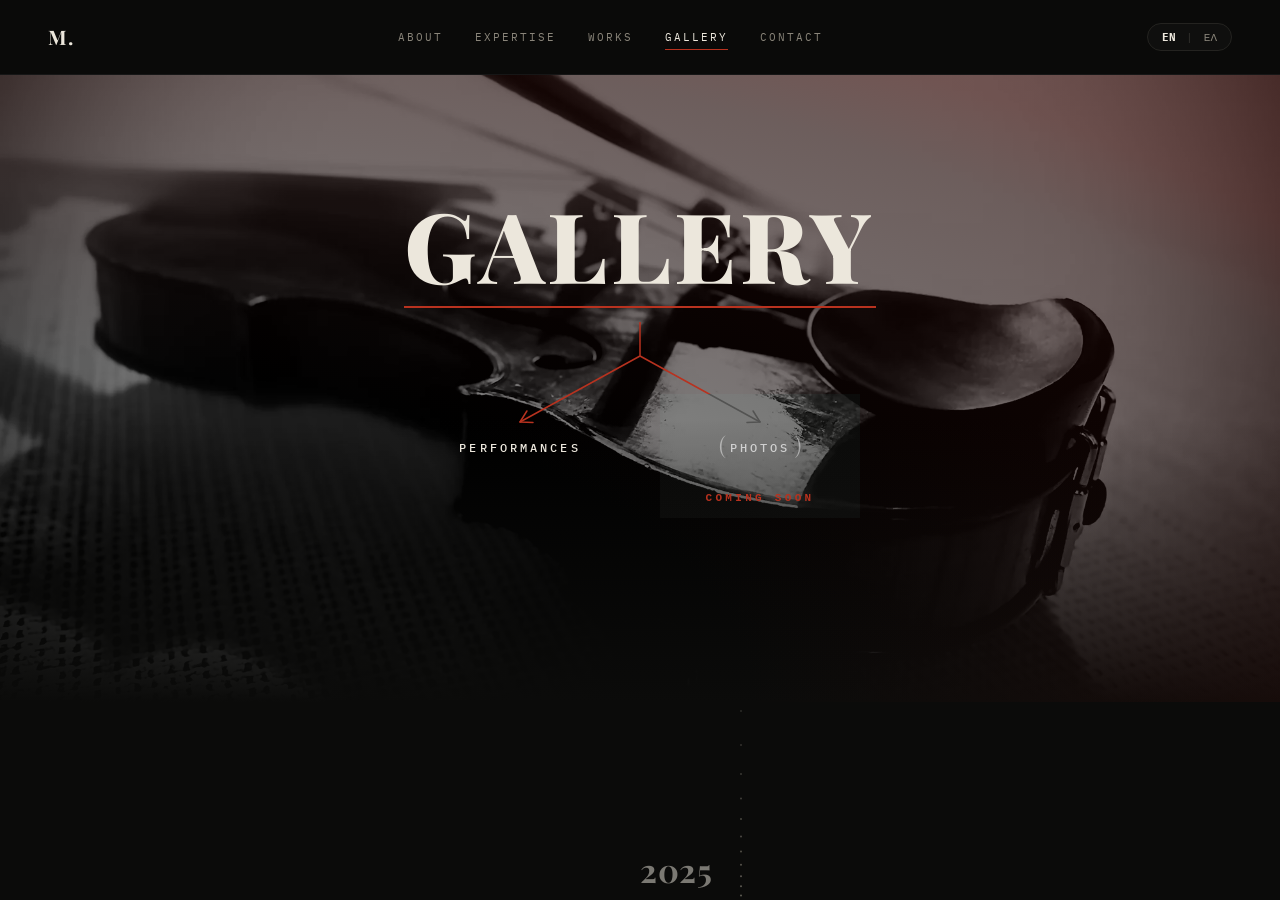
<file: gallery/index.html>
<!DOCTYPE html>
<html lang="en" class="subpage gallery-page">
<head>
  <meta charset="utf-8">
  <meta name="viewport" content="width=device-width, initial-scale=1, viewport-fit=cover">
  <title>Gallery — Michaïl Chatziasemidis</title>
  <link rel="canonical" href="https://michailchatzias.com/gallery/">
  <meta name="description" content="Performances and photographs of Michaïl Chatziasemidis: concerts and performances as composer and violinist.">

  <meta property="og:title" content="Gallery — Michaïl Chatziasemidis">
  <meta property="og:description" content="Concerts and performances, by year.">
  <meta property="og:image" content="https://michailchatzias.com/assets/background.webp">
  <meta property="og:url" content="https://michailchatzias.com/gallery/">
  <meta property="og:type" content="website">

  <meta name="twitter:card" content="summary_large_image">
  <meta name="twitter:title" content="Gallery — Michaïl Chatziasemidis">
  <meta name="twitter:description" content="Concerts and performances, by year.">
  <meta name="twitter:image" content="https://michailchatzias.com/assets/background.webp">

  <link rel="icon" href="data:image/svg+xml,<svg xmlns='http://www.w3.org/2000/svg' viewBox='0 0 100 100'><text y='.9em' font-size='90'>𝄞</text></svg>">

  <link rel="preconnect" href="https://fonts.googleapis.com">
  <link rel="preconnect" href="https://fonts.gstatic.com" crossorigin>
  <link href="https://fonts.googleapis.com/css2?family=Cormorant+Garamond:ital,wght@0,300;0,500;0,700;1,500&family=IBM+Plex+Mono:ital,wght@0,300;0,400;0,500;1,400&family=Playfair+Display:ital,wght@0,600;0,800;1,600&display=swap" rel="stylesheet">

  <!-- Title-screen intro: switched on here so the page never flashes before the black screen (off for "reduce motion") -->
  <script>
    try { if (!matchMedia("(prefers-reduced-motion: reduce)").matches) document.documentElement.classList.add("gal-intro-on"); } catch (e) {}
  </script>

  <!-- Shared styles first, then everything specific to this page -->
  <link rel="stylesheet" href="../style.css">
  <link rel="stylesheet" href="gallery.css">

  <!-- Without JavaScript, show every year at once instead of an empty page -->
  <noscript><style>.year-panel[hidden] { display: block; } .gal-pane { opacity: 1; visibility: visible; position: static; } .gal-years, .gal-hint, .gal-clear { display: none; } .gal-intro { display: none !important; } .gal-title { visibility: visible !important; } .gal-scroller { position: static; overflow: visible; }</style></noscript>
</head>
<body class="subpage lang-en-active"
      data-title-en="Gallery — Michaïl Chatziasemidis"
      data-title-el="Γκαλερί — Μιχαήλ Χατζηασεμίδης"
      data-title-cn="画廊 — 米哈伊尔·Chatziasemidis">

  <!-- Title-screen intro (see gallery.js, "intro"). Black screen with GALLERY; the word then settles into the banner's title. -->
  <div class="gal-intro" id="gal-intro" aria-hidden="true"><div class="gal-intro-bg"></div></div>


  <script>
    try {
      var l = localStorage.getItem("preferred_lang");
      if (l === "el" || l === "cn") {
        document.documentElement.lang = l;
        document.body.className = "subpage lang-" + l + "-active";
      }
    } catch (e) {}
  </script>

  <header class="sub-nav">
    <a class="nav-brand" href="../" aria-label="Back to the main page">M.</a>

    <div class="sub-nav-links" role="navigation" aria-label="Main">
      <a href="../#about">
        <span class="lang-en">About</span>
        <span class="lang-el">Σχετικά</span>
        <span class="lang-cn">关于</span>
      </a>
      <a href="../#expertise">
        <span class="lang-en">Expertise</span>
        <span class="lang-el">Ειδικότητες</span>
        <span class="lang-cn">专业</span>
      </a>
      <a href="../#works">
        <span class="lang-en">Works</span>
        <span class="lang-el">Έργα</span>
        <span class="lang-cn">作品</span>
      </a>
      <a href="../#gallery" class="active" aria-current="page">
        <span class="lang-en">Gallery</span>
        <span class="lang-el">Γκαλερί</span>
        <span class="lang-cn">画廊</span>
      </a>
      <a href="../#contact">
        <span class="lang-en">Contact</span>
        <span class="lang-el">Επικοινωνία</span>
        <span class="lang-cn">联系</span>
      </a>
    </div>

    <div class="sub-lang">
      <button class="lang-btn active" id="btn-lang-en" data-lang="en">EN</button>
      <span class="lang-sep">|</span>
      <button class="lang-btn" id="btn-lang-el" data-lang="el">ΕΛ</button>
      <!-- <span class="lang-sep">|</span>
      <button class="lang-btn" id="btn-lang-cn">中文</button> -->
    </div>
    <button type="button" id="mobile-hamburger" class="mobile-hamburger" aria-label="Menu" aria-expanded="false" aria-controls="mobile-menu">
      <span></span>
      <span></span>
      <span></span>
    </button>
  </header>

  <!-- MOBILE ONLY: hamburger menu (styles are the same as the main page's, from style.css; behaviour is in subpage.js) -->
  <div id="mobile-menu" class="mobile-menu" aria-hidden="true">
    <button type="button" id="mobile-menu-close" class="mobile-menu-close" aria-label="Close menu">✕</button>
    <div class="mobile-menu-nav" role="navigation" aria-label="Main">
    <a class="mobile-menu-link" href="../#about">
      <span class="lang-en">About</span>
      <span class="lang-el">Σχετικά</span>
      <span class="lang-cn">关于</span>
    </a>
    <a class="mobile-menu-link" href="../#expertise">
      <span class="lang-en">Expertise</span>
      <span class="lang-el">Ειδικότητες</span>
      <span class="lang-cn">专业</span>
    </a>
    <a class="mobile-menu-link" href="../#works">
      <span class="lang-en">Works</span>
      <span class="lang-el">Έργα</span>
      <span class="lang-cn">作品</span>
    </a>
    <a class="mobile-menu-link active" href="../#gallery" aria-current="page">
      <span class="lang-en">Gallery</span>
      <span class="lang-el">Γκαλερί</span>
      <span class="lang-cn">画廊</span>
    </a>
    <a class="mobile-menu-link" href="../#contact">
      <span class="lang-en">Contact</span>
      <span class="lang-el">Επικοινωνία</span>
      <span class="lang-cn">联系</span>
    </a>
    </div>
    <div class="mobile-menu-lang">
      <button type="button" class="lang-btn active" data-lang="en">EN</button>
      <span class="lang-sep">|</span>
      <button type="button" class="lang-btn" data-lang="el">ΕΛ</button>
    </div>
  </div>
  <div id="mobile-menu-backdrop" class="mobile-menu-backdrop"></div>

  <main class="gal-main">
  <div class="gal-scroller" id="gal-scroller">

    <!-- ======================================================================
         BANNER: title, the branching arrows and the two options
         ====================================================================== -->
    <section class="gal-banner" id="gal-banner" aria-label="Gallery">
      <div class="gal-banner-bg" aria-hidden="true"></div>
      <div class="gal-banner-inner">
        <h1 class="gal-title">
          <span class="lang-en">Gallery</span>
          <span class="lang-el">Γκαλερί</span>
          <span class="lang-cn">画廊</span>
        </h1>

        <svg class="gal-branch" viewBox="0 0 480 110" aria-hidden="true" focusable="false">
          <path d="M240 0 V34 L120 100 M240 34 L360 100" />
          <path class="head" d="M133 100.4 L120 100 L126.9 89" />
          <path class="head" d="M347 100.4 L360 100 L353.1 89" />
        </svg>

        <div class="gal-options">
          <button type="button" class="gal-option" data-go="performances">
            <span class="lang-en">Performances</span>
            <span class="lang-el">Συναυλίες</span>
          </button>
          <!-- Photos is not ready yet: its option sits in a greyed box (everything behind it, banner included, turns grey)
               with the word between two oversized parentheses and "coming soon" at the bottom. It still leads to the Photos section. -->
          <button type="button" class="gal-option gal-soon" data-go="photos">
            <span class="soon-paren" aria-hidden="true">(</span>
            <span class="soon-word">
              <span class="lang-en">Photos</span>
              <span class="lang-el">Φωτογραφίες</span>
              <span class="lang-cn">照片</span>
            </span>
            <span class="soon-paren" aria-hidden="true">)</span>
            <span class="soon-note">
              <span class="lang-en">Coming soon</span>
              <span class="lang-el">Σύντομα</span>
              <span class="lang-cn">敬请期待</span>
            </span>
          </button>
        </div>
      </div>
    </section>

    <!-- ======================================================================
         PERFORMANCES
         The years on the left are built automatically from the year panels
         below. To add a year, add a new <section class="year-panel">.
         ====================================================================== -->
    <section class="gal-perf" id="gal-perf" aria-label="Performances">

      <canvas class="gal-line" id="gal-line" aria-hidden="true"></canvas>

      <div class="gal-years" id="gal-years" role="group" aria-label="Years"></div>

      <button type="button" class="gal-clear" id="gal-clear" aria-label="Close the open year">✕</button>

      <p class="gal-hint" id="gal-hint">
        <span class="lang-en">Select a year</span>
        <span class="lang-el">Επιλέξτε έτος</span>
      </p>

      <div class="gal-pane" id="gal-pane" tabindex="-1">

        <!-- ==================================================================
             HOW TO EDIT THIS PAGE

             1. A YEAR is one <section class="year-panel" data-year="2025" hidden>.
                The years sort themselves (newest first on desktop).

             2. A CONCERT is one <article class="concert"> inside a year.
                Put the newest concert first. It shows a date (DD.MM), a title and one
                line with the venue and the ensemble. Keep personal names (conductors, arrangers) out.

             3. A VIDEO is one line:
                <div class="vid v-wide" data-yt="VIDEO_ID" data-poster="../assets/gallery/name.webp" data-title="Title"></div>

                data-yt      the YouTube id: the part after v= in the address
                             (youtube.com/watch?v=THIS_PART, or youtu.be/THIS_PART,
                             or youtube.com/shorts/THIS_PART). Leave it empty for a
                             "coming soon" tile.
                data-poster  a still image for the tile (a small .webp, about 40 KB).
                             Optional. Without it the tile is a plain dark frame.
                data-title   shown to screen readers and used as the player's title.

             4. ORDER AND SIZE = IMPORTANCE. Inside a concert write the videos from most to
                least important: the big ones first, the minor ones last. Phones show every
                video at the same width, in exactly this order.
                A typical concert (6 columns on a computer):
                  - 1 big tile:  class="vid v-wide v-lead"
                  - 2 or 4 medium tiles (pairs):  class="vid v-std"
                  - small tiles (three in a row):  class="vid v-small"
                  - the least important two, stacked beside the big tile (write this block LAST):
                      <div class="vstack">
                        <div class="vid v-small" ...></div>
                        <div class="vid v-small" ...></div>
                      </div>
                Only use v-lead together with a vstack. A concert with a single video: just v-wide.

                VIDEO SIZES: change the second word of class="vid ..."
                v-wide    large, 16:9
                v-std     medium, 16:9
                v-short   tall 9:16, for short clips and Shorts
                v-offset  optional extra word that pushes the tile down a little,
                          for a more irregular rhythm: class="vid v-std v-offset"

                The grid packs the tiles by itself. If two tiles do not sit
                the way you want, swap their order or change one size word.
                ================================================================== -->

        <!-- ──────────────────────────── 2026 ──────────────────────────── -->
        <!-- HIDDEN until there is a video for 2026: delete this line and the closing "end hidden" line to show the year.
        <section class="year-panel" data-year="2026" hidden>
          <article class="concert">
            <header class="concert-head">
              <span class="concert-date">DD.MM</span>
              <h3 class="concert-title">
                <span class="lang-en">Concert title</span>
                <span class="lang-el">Τίτλος συναυλίας</span>
              </h3>
              <p class="concert-meta">
                <span class="lang-en">Venue · ensemble</span>
                <span class="lang-el">Χώρος · σύνολο</span>
              </p>
            </header>
            <div class="vgrid">
              <div class="vid v-wide" data-yt="" data-poster="" data-title="Video title"></div>
              <div class="vid v-short" data-yt="" data-poster="" data-title="Video title"></div>
            </div>
          </article>
        </section>
        end hidden 2026 -->

        <!-- ──────────────────────────── 2025 ──────────────────────────── -->
        <section class="year-panel" data-year="2025" hidden>
          <article class="concert">
            <header class="concert-head">
              <span class="concert-date">13.03</span>
              <h3 class="concert-title">
                <span class="lang-en">Allegro Energico</span>
                <span class="lang-el">Allegro Energico</span>
              </h3>
              <p class="concert-meta">
                <span class="lang-en">A.U.Th. Ceremonial Hall · A.U.Th. Symphony Orchestra</span>
                <span class="lang-el">Αίθουσα Τελετών ΑΠΘ · Συμφωνική Ορχήστρα ΑΠΘ</span>
              </p>
            </header>
            <div class="vgrid">
              <div class="vid v-wide" data-yt="lJumWWtQcCA" data-poster="../assets/gallery/poster-lJumWWtQcCA.webp" data-title="“Allegro Energico” (13 March 2025)"></div>
            </div>
          </article>
        </section>

        <!-- ──────────────────────────── 2024 ──────────────────────────── -->
        <section class="year-panel" data-year="2024" hidden>
          <article class="concert">
            <!-- Full-concert footage and excerpts are from the School of Music Studies and the Mantakas Choir channels. -->
            <header class="concert-head">
              <span class="concert-date">18.12</span>
              <h3 class="concert-title">
                <span class="lang-en">Christmas Concert</span>
                <span class="lang-el">Χριστουγεννιάτικη Συναυλία</span>
              </h3>
              <p class="concert-meta">
                <span class="lang-en">A.U.Th. Ceremonial Hall · A.U.Th. Symphony Orchestra and Choirs</span>
                <span class="lang-el">Αίθουσα Τελετών ΑΠΘ · Συμφωνική Ορχήστρα και Χορωδίες ΑΠΘ</span>
              </p>
            </header>
            <div class="vgrid">
              <div class="vid v-wide v-lead" data-yt="a3Ma1_seVbg" data-poster="../assets/gallery/poster-a3Ma1_seVbg.webp" data-title="Christmas concert of the A.U.Th. musical ensembles (18 December 2024)"></div>
              <div class="vid v-std" data-yt="m2JbyzRz-i0" data-poster="../assets/gallery/poster-m2JbyzRz-i0.webp" data-title="Hallelujah (G. F. Handel, Messiah)"></div>
              <div class="vid v-std" data-yt="oi_uvGm6XTo" data-poster="../assets/gallery/poster-oi_uvGm6XTo.webp" data-title="Laudate Dominum (W. A. Mozart)"></div>
              <div class="vstack">
                <div class="vid v-small" data-yt="bsDaYKGoFvA" data-poster="../assets/gallery/poster-bsDaYKGoFvA.webp" data-title="For unto us a child is born (G. F. Handel, Messiah)"></div>
                <div class="vid v-small" data-yt="Q71izBFezz4" data-poster="../assets/gallery/poster-Q71izBFezz4.webp" data-title="Glory to God in the highest (G. F. Handel, Messiah)"></div>
              </div>
            </div>
          </article>

          <article class="concert">
            <!-- Venue confirmed by Mike: A.U.Th. Ceremonial Hall. Footage from Pantelis Terezakis' channel. -->
            <header class="concert-head">
              <span class="concert-date">26.10</span>
              <h3 class="concert-title">
                <span class="lang-en">Feast of St Demetrius Concert</span>
                <span class="lang-el">Συναυλία για τον Εορτασμό του Αγίου Δημητρίου</span>
              </h3>
              <p class="concert-meta">
                <span class="lang-en">A.U.Th. Ceremonial Hall · A.U.Th. Symphony Orchestra and Choir · Conductor: Thodoris Papadimitriou</span>
                <span class="lang-el">Αίθουσα Τελετών ΑΠΘ · Συμφωνική Ορχήστρα και Χορωδία ΑΠΘ · Διεύθυνση: Θοδωρής Παπαδημητρίου</span>
              </p>
            </header>
            <div class="vgrid">
              <div class="vid v-wide" data-yt="O9S6ckzanO8" data-poster="../assets/gallery/poster-O9S6ckzanO8.webp" data-title="Concert of the A.U.Th. Orchestra and Choir (26 October 2024)"></div>
            </div>
          </article>

          <article class="concert">
            <!-- Footage by Christophe Courouble (not Mike's channel); shown in the player on click. -->
            <header class="concert-head">
              <span class="concert-date">30.06</span>
              <h3 class="concert-title">
                <span class="lang-en">Verdi Requiem</span>
                <span class="lang-el">Ρέκβιεμ του Βέρντι</span>
              </h3>
              <p class="concert-meta">
                <span class="lang-en">Berlin Philharmonie · CHORALSPACE festival choirs, Staatsorchester Rheinische Philharmonie</span>
                <span class="lang-el">Φιλαρμονική του Βερολίνου · Χορωδίες του φεστιβάλ CHORALSPACE, Staatsorchester Rheinische Philharmonie</span>
              </p>
            </header>
            <div class="vgrid">
              <div class="vid v-wide" data-yt="VnUGAZnkEVs" data-poster="../assets/gallery/poster-VnUGAZnkEVs.webp" data-title="Verdi Requiem Berlin (30-06-2024)"></div>
            </div>
          </article>

          <article class="concert">
            <!-- Order inside a concert = importance, most important first (phones show them in this order). Sizes: v-wide (+ v-lead with a vstack beside it), v-std, v-small. -->
            <header class="concert-head">
              <span class="concert-date">29.06</span>
              <h3 class="concert-title">
                <span class="lang-en">Greek Songs</span>
                <span class="lang-el">Ελληνικά Τραγούδια</span>
              </h3>
              <p class="concert-meta">
                <span class="lang-en">Luisenkirche, Berlin · “Yannis Mantakas” Choir and Choral Workshop, A.U.Th.</span>
                <span class="lang-el">Luisenkirche, Βερολίνο · Χορωδία «Γιάννης Μάντακας» και Χορωδιακό Εργαστήρι ΑΠΘ</span>
              </p>
            </header>
            <div class="vgrid">
              <div class="vid v-wide v-lead" data-yt="qzokLuyPYbE" data-poster="../assets/gallery/poster-qzokLuyPYbE.webp" data-title="Χορωδία «Γιάννης Μάντακας» ΑΠΘ — CHORALSPACE 2024 (full concert)"></div>
              <div class="vid v-std" data-yt="5haQ4kho0Nc" data-poster="../assets/gallery/poster-5haQ4kho0Nc.webp" data-title="Άρνηση (Μ. Θεοδωράκης, επεξ. Π. Μπαρμπάτης)"></div>
              <div class="vid v-std" data-yt="3olTZUlcZV8" data-poster="../assets/gallery/poster-3olTZUlcZV8.webp" data-title="Μυρτιά (Μ. Θεοδωράκης, επεξ. Π. Μπαρμπάτης)"></div>
              <div class="vid v-small" data-yt="xC30zOCE-ok" data-poster="../assets/gallery/poster-xC30zOCE-ok.webp" data-title="Πέρα στο θολό ποτάμι (Μ. Χατζηδάκις, επεξ. Β. Τενίδης)"></div>
              <div class="vid v-small" data-yt="bJG0CmpiUoc" data-poster="../assets/gallery/poster-bJG0CmpiUoc.webp" data-title="Τσάμικος (Μ. Χατζηδάκις, επεξ. Ν. Μαλιάρας)"></div>
              <div class="vid v-small" data-yt="DlFbwMarkww" data-poster="../assets/gallery/poster-DlFbwMarkww.webp" data-title="Μια Σμυρνιά στο παραθύρι (Γ. Κωνσταντινίδης)"></div>
              <div class="vstack">
                <div class="vid v-small" data-yt="bQkj_f9St_U" data-poster="../assets/gallery/poster-bQkj_f9St_U.webp" data-title="Σε καινούργια βάρκα μπήκα (Γ. Κωνσταντινίδης)"></div>
                <div class="vid v-small" data-yt="XzWa4kqPZos" data-poster="../assets/gallery/poster-XzWa4kqPZos.webp" data-title="Το ξύπνημα του γαμπρού (Γ. Κωνσταντινίδης)"></div>
              </div>
            </div>
          </article>

          <article class="concert">
            <!-- Same concert is also on the Mantakas Choir channel as 7JvxbW7zdW8 (identical length); only one used. -->
            <header class="concert-head">
              <span class="concert-date">01.06</span>
              <h3 class="concert-title">
                <span class="lang-en">25 Years of the A.U.Th. Symphony Orchestra (Carmina Burana)</span>
                <span class="lang-el">25 Χρόνια Συμφωνική Ορχήστρα ΑΠΘ (Carmina Burana)</span>
              </h3>
              <p class="concert-meta">
                <span class="lang-en">A.U.Th. Ceremonial Hall · A.U.Th. Symphony Orchestra</span>
                <span class="lang-el">Αίθουσα Τελετών ΑΠΘ · Συμφωνική Ορχήστρα ΑΠΘ</span>
              </p>
            </header>
            <div class="vgrid">
              <div class="vid v-wide" data-yt="R0gt7m-4-e4" data-poster="../assets/gallery/poster-R0gt7m-4-e4.webp" data-title="25 years of the A.U.Th. Symphony Orchestra (1999–2024), Carmina Burana (C. Orff)"></div>
            </div>
          </article>

          <article class="concert">
            <!-- Footage from Mike's channel (unlisted video); it starts at 7:15, where the work begins (data-start, in seconds). -->
            <header class="concert-head">
              <span class="concert-date">24.04</span>
              <h3 class="concert-title">
                <span class="lang-en">Byzantine Passion - Michalis Adamis</span>
                <span class="lang-el">Βυζαντινά Πάθη - Μιχάλης Αδάμης</span>
              </h3>
              <p class="concert-meta">
                <span class="lang-en">Hagia Sophia, Thessaloniki</span>
                <span class="lang-el">Αγία Σοφία, Θεσσαλονίκη</span>
              </p>
            </header>
            <div class="vgrid">
              <div class="vid v-wide" data-yt="CvSQ-dfjiUE" data-start="435" data-poster="../assets/gallery/poster-CvSQ-dfjiUE.webp" data-title="Byzantine Passion - Michalis Adamis (Hagia Sophia, Thessaloniki, 24 April 2024)"></div>
            </div>
          </article>

          <article class="concert">
            <header class="concert-head">
              <span class="concert-date">23.03</span>
              <h3 class="concert-title">
                <span class="lang-en">Live at Zogia</span>
                <span class="lang-el">Live στη Ζώγια</span>
              </h3>
              <p class="concert-meta">
                <span class="lang-en">Zogia, Thessaloniki · with Dimitris Pratsinakis and Spyros Blenios</span>
                <span class="lang-el">Ζώγια, Θεσσαλονίκη · με τον Δημήτρη Πρατσινάκη και τον Σπύρο Μπλένιο</span>
              </p>
            </header>
            <div class="vgrid">
              <div class="vid v-short" data-yt="NU8_zc6z3Nw" data-poster="../assets/gallery/poster-NU8_zc6z3Nw.webp" data-title="Τσάμικος (Μάνος Χατζιδάκις), Live at Zogia (23 March 2024)"></div>
              <div class="vid v-short" data-yt="jNl1zBE1FoE" data-poster="../assets/gallery/poster-jNl1zBE1FoE.webp" data-title="Τα λόγια και τα χρόνια (Γιάννης Μαρκόπουλος), Live at Zogia (23 March 2024)"></div>
              <div class="vid v-short" data-yt="rAHJDqToiXc" data-poster="../assets/gallery/poster-rAHJDqToiXc.webp" data-title="Η λησμονημένη (Μάνος Χατζιδάκις), Live at Zogia (23 March 2024)"></div>
            </div>
          </article>

          <article class="concert">
            <!-- Μεγάλη Σούστα (piano solo) has no event line in its description; grouped here because it was uploaded with the others. Check. -->
            <header class="concert-head">
              <span class="concert-date">21.03</span>
              <h3 class="concert-title">
                <span class="lang-en">Choral Concert</span>
                <span class="lang-el">Χορωδιακή Συναυλία</span>
              </h3>
              <p class="concert-meta">
                <span class="lang-en">A.U.Th. Ceremonial Hall · “Yannis Mantakas” Choir</span>
                <span class="lang-el">Αίθουσα Τελετών ΑΠΘ · Χορωδία «Γιάννης Μάντακας»</span>
              </p>
            </header>
            <div class="vgrid">
              <div class="vid v-wide v-lead" data-yt="eC5uBTnLhqY" data-poster="../assets/gallery/poster-eC5uBTnLhqY.webp" data-title="Τσάμικος (Μ. Χατζηδάκις)"></div>
              <div class="vid v-std" data-yt="zGw2Pe9lA40" data-poster="../assets/gallery/poster-zGw2Pe9lA40.webp" data-title="Κλέφτικη ζωή (παραδοσιακό)"></div>
              <div class="vid v-std" data-yt="dvd2WULPmcI" data-poster="../assets/gallery/poster-dvd2WULPmcI.webp" data-title="Τη Υπερμάχω"></div>
              <div class="vstack">
                <div class="vid v-small" data-yt="d7VvbLRK828" data-poster="../assets/gallery/poster-d7VvbLRK828.webp" data-title="Εθνικός Ύμνος"></div>
                <div class="vid v-small" data-yt="inTykcSwhH4" data-poster="../assets/gallery/poster-inTykcSwhH4.webp" data-title="Μεγάλη Σούστα (Μ. Χατζηδάκις, piano solo)"></div>
              </div>
            </div>
          </article>
        </section>

        <!-- ──────────────────────────── 2023 ──────────────────────────── -->
        <section class="year-panel" data-year="2023" hidden>
          <article class="concert">
            <header class="concert-head">
              <span class="concert-date">19.12</span>
              <h3 class="concert-title">
                <span class="lang-en">Christmas Concert</span>
                <span class="lang-el">Χριστουγεννιάτικη Συναυλία</span>
              </h3>
              <p class="concert-meta">
                <span class="lang-en">A.U.Th. Ceremonial Hall · A.U.Th. musical ensembles · Conductor: Vladimiros Symeonidis</span>
                <span class="lang-el">Αίθουσα Τελετών ΑΠΘ · Μουσικά Σύνολα ΑΠΘ · Διεύθυνση: Βλαδίμηρος Συμεωνίδης</span>
              </p>
            </header>
            <div class="vgrid">
              <div class="vid v-wide v-lead" data-yt="CIBVqNZ-RCs" data-poster="../assets/gallery/poster-CIBVqNZ-RCs.webp" data-title="Christmas concert of the A.U.Th. musical ensembles (19 December 2023)"></div>
              <div class="vid v-small" data-yt="uvg0vhwX9TM" data-poster="../assets/gallery/poster-uvg0vhwX9TM.webp" data-title="Gloria in excelsis Deo (A. Vivaldi, Gloria RV 589)"></div>
              <div class="vid v-small" data-yt="MtDVSWEcIxA" data-poster="../assets/gallery/poster-MtDVSWEcIxA.webp" data-title="Cum Sancto Spiritu (A. Vivaldi, Gloria RV 589)"></div>
              <div class="vid v-small" data-yt="yp8qv2AKBUI" data-poster="../assets/gallery/poster-yp8qv2AKBUI.webp" data-title="Tollite Hostias (C. Saint-Saëns)"></div>
              <div class="vstack">
                <div class="vid v-small" data-yt="zBqknn8KWBc" data-poster="../assets/gallery/poster-zBqknn8KWBc.webp" data-title="Άγια νύχτα, Christmas carols (arr. V. Symeonidis)"></div>
                <div class="vid v-small" data-yt="VcqKhAvQGqY" data-poster="../assets/gallery/poster-VcqKhAvQGqY.webp" data-title="A Christmas Festival (L. Anderson)"></div>
              </div>
            </div>
          </article>

          <article class="concert">
            <header class="concert-head">
              <span class="concert-date">01.01</span>
              <h3 class="concert-title">
                <span class="lang-en">Carmina Burana</span>
                <span class="lang-el">Carmina Burana</span>
              </h3>
              <p class="concert-meta">
                <span class="lang-en">Thessaloniki Concert Hall · State Orchestra of Thessaloniki</span>
                <span class="lang-el">Μέγαρο Μουσικής Θεσσαλονίκης · Κρατική Ορχήστρα Θεσσαλονίκης</span>
              </p>
            </header>
            <div class="vgrid">
              <div class="vid v-wide" data-yt="gWcfsySBYFI" data-poster="../assets/gallery/poster-carmina-burana-2023.webp" data-title="Carmina Burana — Carl Orff (State Orchestra of Thessaloniki, 1 January 2023)"></div>
            </div>
          </article>
        </section>

        <!-- ──────────────────────────── 2022 ──────────────────────────── -->
        <section class="year-panel" data-year="2022" hidden>
          <article class="concert">
            <!-- Same full concert also on Pantelis Terezakis' channel as llqG6xvUUC0; only the School of Music upload used. -->
            <header class="concert-head">
              <span class="concert-date">08.12</span>
              <h3 class="concert-title">
                <span class="lang-en">Christmas Concert</span>
                <span class="lang-el">Χριστουγεννιάτικη Συναυλία</span>
              </h3>
              <p class="concert-meta">
                <span class="lang-en">A.U.Th. Ceremonial Hall · A.U.Th. musical ensembles</span>
                <span class="lang-el">Αίθουσα Τελετών ΑΠΘ · Μουσικά Σύνολα ΑΠΘ</span>
              </p>
            </header>
            <div class="vgrid">
              <div class="vid v-std" data-yt="BiM_EnGUJQI" data-poster="../assets/gallery/poster-BiM_EnGUJQI.webp" data-title="Christmas concert of the A.U.Th. musical ensembles (8 December 2022)"></div>
              <div class="vid v-std" data-yt="OFfcx1Ox4JU" data-poster="../assets/gallery/poster-OFfcx1Ox4JU.webp" data-title="Christmas carols (arr. V. Symeonidis)"></div>
            </div>
          </article>

          <article class="concert">
            <header class="concert-head">
              <span class="concert-date">22.06</span>
              <h3 class="concert-title">
                <span class="lang-en">ESRA 2022 Opening Concert</span>
                <span class="lang-el">Συναυλία Έναρξης του Συνεδρίου ESRA 2022</span>
              </h3>
              <p class="concert-meta">
                <span class="lang-en">Thessaloniki Concert Hall · A.U.Th. Symphony Orchestra, “Yannis Mantakas” Choir and Choral Workshop · Conductors: Vladimiros Symeonidis (orchestra), Erifyli Damianou (choirs)</span>
                <span class="lang-el">Μέγαρο Μουσικής Θεσσαλονίκης · Συμφωνική Ορχήστρα, Χορωδία «Γιάννης Μάντακας» και Χορωδιακό Εργαστήρι ΑΠΘ · Διεύθυνση: Βλαδίμηρος Συμεωνίδης (ορχήστρα), Εριφύλη Δαμιανού (χορωδίες)</span>
              </p>
            </header>
            <div class="vgrid">
              <div class="vid v-wide" data-yt="lWZAcdiIC0I" data-poster="../assets/gallery/poster-lWZAcdiIC0I.webp" data-title="Concert for the opening of the ESRA 2022 congress (22 June 2022)"></div>
            </div>
          </article>

          <article class="concert">
            <header class="concert-head">
              <span class="concert-date">24.03</span>
              <h3 class="concert-title">
                <span class="lang-en">25 March Anniversary Concert</span>
                <span class="lang-el">Επετειακή Συναυλία της 25ης Μαρτίου</span>
              </h3>
              <p class="concert-meta">
                <span class="lang-en">A.U.Th. Ceremonial Hall · A.U.Th. Symphony Orchestra, “Yannis Mantakas” Choir and Choral Workshop · Conductor: Vladimiros Symeonidis</span>
                <span class="lang-el">Αίθουσα Τελετών ΑΠΘ · Συμφωνική Ορχήστρα, Χορωδία «Γιάννης Μάντακας» και Χορωδιακό Εργαστήρι ΑΠΘ · Διεύθυνση: Βλαδίμηρος Συμεωνίδης</span>
              </p>
            </header>
            <div class="vgrid">
              <div class="vid v-wide" data-yt="I3AmG3qYjys" data-poster="../assets/gallery/poster-I3AmG3qYjys.webp" data-title="Anniversary concert for 25 March (24 March 2022)"></div>
            </div>
          </article>
        </section>

        <!-- ──────────────────────────── 2021 ──────────────────────────── -->
        <!-- HIDDEN until there is a video for 2021: delete this line and the closing "end hidden" line to show the year.
        <section class="year-panel" data-year="2021" hidden>
          <article class="concert">
            <header class="concert-head">
              <span class="concert-date">DD.MM</span>
              <h3 class="concert-title">
                <span class="lang-en">Concert title</span>
                <span class="lang-el">Τίτλος συναυλίας</span>
              </h3>
              <p class="concert-meta">
                <span class="lang-en">Venue · ensemble</span>
                <span class="lang-el">Χώρος · σύνολο</span>
              </p>
            </header>
            <div class="vgrid">
              <div class="vid v-wide" data-yt="" data-poster="" data-title="Video title"></div>
              <div class="vid v-short" data-yt="" data-poster="" data-title="Video title"></div>
            </div>
          </article>
        </section>
        end hidden 2021 -->

        <!-- ──────────────────────────── 2020 ──────────────────────────── -->
        <!-- HIDDEN until there is a video for 2020: delete this line and the closing "end hidden" line to show the year.
        <section class="year-panel" data-year="2020" hidden>
          <article class="concert">
            <header class="concert-head">
              <span class="concert-date">DD.MM</span>
              <h3 class="concert-title">
                <span class="lang-en">Concert title</span>
                <span class="lang-el">Τίτλος συναυλίας</span>
              </h3>
              <p class="concert-meta">
                <span class="lang-en">Venue · ensemble</span>
                <span class="lang-el">Χώρος · σύνολο</span>
              </p>
            </header>
            <div class="vgrid">
              <div class="vid v-wide" data-yt="" data-poster="" data-title="Video title"></div>
              <div class="vid v-short" data-yt="" data-poster="" data-title="Video title"></div>
            </div>
          </article>
        </section>
        end hidden 2020 -->

        <!-- ──────────────────────────── 2019 ──────────────────────────── -->
        <section class="year-panel" data-year="2019" hidden>
          <article class="concert">
            <header class="concert-head">
              <span class="concert-date">16.12</span>
              <h3 class="concert-title">
                <span class="lang-en">Christmas Concert</span>
                <span class="lang-el">Χριστουγεννιάτικη Συναυλία</span>
              </h3>
              <p class="concert-meta">
                <span class="lang-en">A.U.Th. Ceremonial Hall · A.U.Th. Choirs</span>
                <span class="lang-el">Αίθουσα Τελετών ΑΠΘ · Χορωδίες ΑΠΘ</span>
              </p>
            </header>
            <div class="vgrid">
              <div class="vid v-wide v-lead" data-yt="CTaw9twH7qk" data-poster="../assets/gallery/poster-CTaw9twH7qk.webp" data-title="Κάλαντα Μάνης / Κάλαντα Ικαρίας (παραδοσιακό)"></div>
              <div class="vid v-std" data-yt="-U3e2LOYokM" data-poster="../assets/gallery/poster--U3e2LOYokM.webp" data-title="Κάλαντα Θράκης (παραδοσιακό)"></div>
              <div class="vid v-std" data-yt="AzfnkKuB7EY" data-poster="../assets/gallery/poster-AzfnkKuB7EY.webp" data-title="Καλήν Εσπέραν Άρχοντες (παραδοσιακό)"></div>
              <div class="vid v-small" data-yt="ho5SJFtF3AM" data-poster="../assets/gallery/poster-ho5SJFtF3AM.webp" data-title="Κάλαντα Προποντίδας (επεξ. Μιχάλης Αδάμης)"></div>
              <div class="vid v-small" data-yt="GjUNmGk5rbM" data-poster="../assets/gallery/poster-GjUNmGk5rbM.webp" data-title="Κάλαντα Καστοριάς (επεξ. Τάσος Παππάς)"></div>
              <div class="vid v-small" data-yt="FHkQxRTkbYE" data-poster="../assets/gallery/poster-FHkQxRTkbYE.webp" data-title="Παινέματα Χίου (παραδοσιακό)"></div>
              <div class="vstack">
                <div class="vid v-small" data-yt="uWJ11vp2-yA" data-poster="../assets/gallery/poster-uWJ11vp2-yA.webp" data-title="Το τζάκι (Τάσος Παππάς)"></div>
                <div class="vid v-small" data-yt="WWFoCgtUI8k" data-poster="../assets/gallery/poster-WWFoCgtUI8k.webp" data-title="Κάλαντα Θράκης (επεξ. Μιχάλης Αδάμης)"></div>
              </div>
            </div>
          </article>
        </section>

        <div class="panel-footer gal-foot">
          <span class="label lang-en">© 2026 Michaïl Chatziasemidis. All rights reserved.</span>
          <span class="label lang-el">© 2026 ΜΙΧΑΗΛ ΧΑΤΖΗΑΣΕΜΙΔΗΣ. ΜΕ ΤΗΝ ΕΠΙΦΥΛΑΞΗ ΠΑΝΤΟΣ ΔΙΚΑΙΩΜΑΤΟΣ.</span>
        </div>
      </div>
    </section>

    <!-- ======================================================================
         PHOTOS (placeholder until we design it)
         ====================================================================== -->
    <section class="gal-photos" id="gal-photos" aria-label="Photos">
      <p class="gal-stub">
        <span class="gal-stub-label">
          <span class="lang-en">Photos</span>
          <span class="lang-el">Φωτογραφίες</span>
          <span class="lang-cn">照片</span>
        </span>
        <span class="gal-stub-soon">
          <span class="lang-en">Coming soon</span>
          <span class="lang-el">Σύντομα</span>
          <span class="lang-cn">敬请期待</span>
        </span>
      </p>
    </section>

  </div>
</main>

  <script src="../subpage.js"></script>
  <script src="gallery.js"></script>
</body>
</html>
</file>
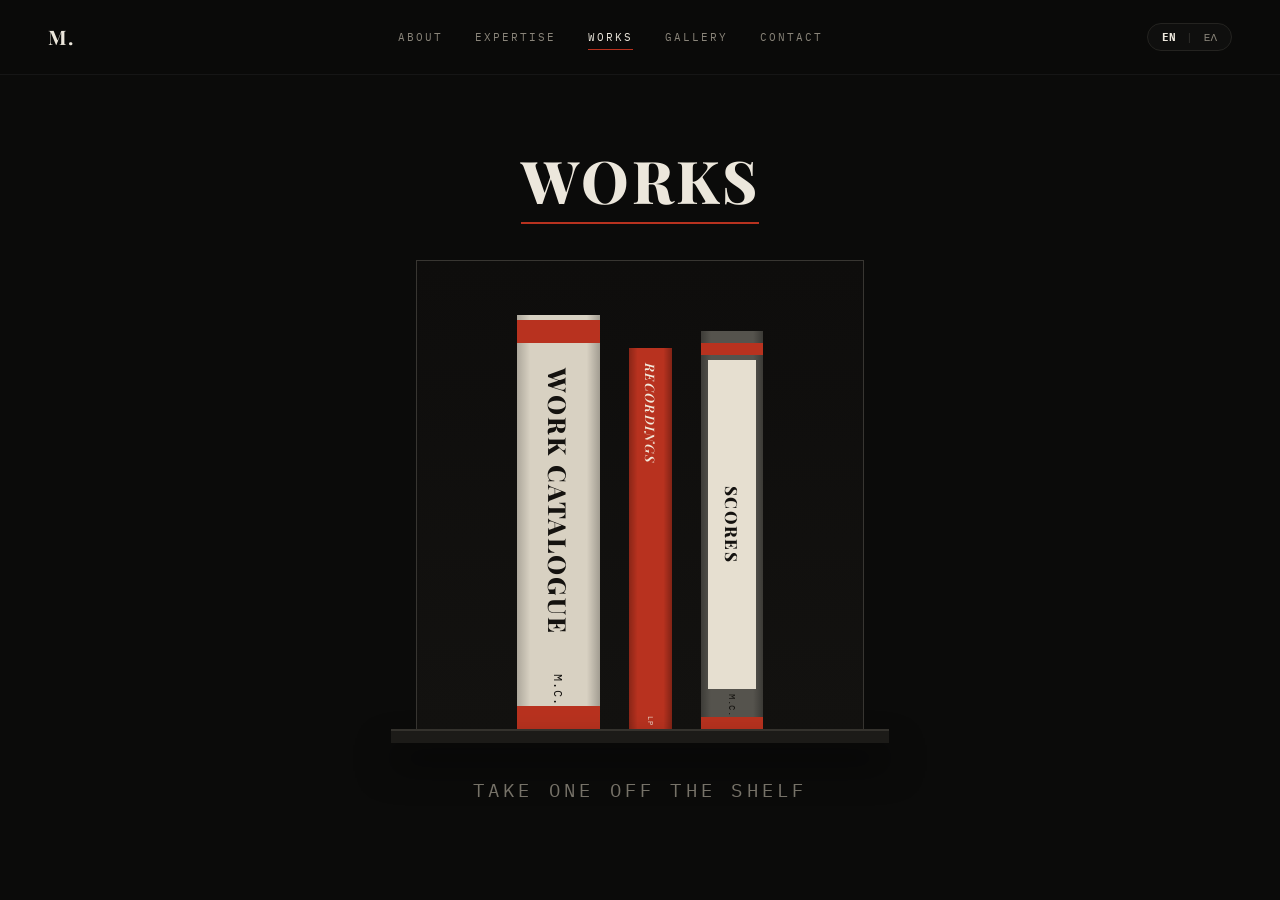
<file: works/index.html>
<!DOCTYPE html>
<html lang="en" class="subpage works-page">
<head>
  <meta charset="utf-8">
  <meta name="viewport" content="width=device-width, initial-scale=1, viewport-fit=cover">
  <title>Works — Michaïl Chatziasemidis</title>
  <link rel="canonical" href="https://michailchatzias.com/works/">
  <meta name="description" content="The work catalogue, recordings and scores of Michaïl Chatziasemidis: compositions, orchestration and sound design.">

  <meta property="og:title" content="Works — Michaïl Chatziasemidis">
  <meta property="og:description" content="Work catalogue, recordings and score previews.">
  <meta property="og:image" content="https://michailchatzias.com/assets/background.webp">
  <meta property="og:url" content="https://michailchatzias.com/works/">
  <meta property="og:type" content="website">

  <meta name="twitter:card" content="summary_large_image">
  <meta name="twitter:title" content="Works — Michaïl Chatziasemidis">
  <meta name="twitter:description" content="Work catalogue, recordings and score previews.">
  <meta name="twitter:image" content="https://michailchatzias.com/assets/background.webp">

  <link rel="icon" href="data:image/svg+xml,<svg xmlns='http://www.w3.org/2000/svg' viewBox='0 0 100 100'><text y='.9em' font-size='90'>𝄞</text></svg>">

  <link rel="preconnect" href="https://fonts.googleapis.com">
  <link rel="preconnect" href="https://fonts.gstatic.com" crossorigin>
  <link href="https://fonts.googleapis.com/css2?family=Cormorant+Garamond:ital,wght@0,500;0,700;1,500&family=IBM+Plex+Mono:ital,wght@0,300;0,400;0,500;1,400&family=Playfair+Display:ital,wght@0,600;0,800;1,600&display=swap" rel="stylesheet">

  <!-- Title-screen intro: switched on here so the page never flashes before the black screen (off for "reduce motion").
       Opened straight into a volume (e.g. works/#scores), the word stays in the middle and fades out with the black. -->
  <script>
    try { if (!matchMedia("(prefers-reduced-motion: reduce)").matches) document.documentElement.classList.add("wk-intro-on"); } catch (e) {}
  </script>

  <!-- Shared styles first, then everything specific to this page -->
  <link rel="stylesheet" href="../style.css">
  <link rel="stylesheet" href="../assets/score-viewer.css">
  <link rel="stylesheet" href="works.css">

  <!-- Without JavaScript: no shelf, every volume is simply shown one after the other -->
  <noscript><style>.wk-stage { display: none; } .wk-vol[hidden] { display: flex; } .wk-vol { position: static; } .wk-main { position: static; padding-top: 90px; } html.works-page, html.works-page body { overflow: auto; height: auto; } .vol-close { display: none; } .sc-viewer { display: none; }</style></noscript>
</head>
<body class="subpage lang-en-active"
      data-title-en="Works — Michaïl Chatziasemidis"
      data-title-el="Έργα — Μιχαήλ Χατζηασεμίδης"
      data-title-cn="作品 — 米哈伊尔·Chatziasemidis">

  <div class="wk-intro" id="wk-intro" aria-hidden="true"><div class="wk-intro-bg"></div></div>

  <script>
    try {
      var l = localStorage.getItem("preferred_lang");
      if (l === "el" || l === "cn") {
        document.documentElement.lang = l;
        document.body.className = "subpage lang-" + l + "-active";
      }
    } catch (e) {}
  </script>

  <header class="sub-nav">
    <a class="nav-brand" href="../" aria-label="Back to the main page">M.</a>

    <div class="sub-nav-links" role="navigation" aria-label="Main">
      <a href="../#about">
        <span class="lang-en">About</span>
        <span class="lang-el">Σχετικά</span>
        <span class="lang-cn">关于</span>
      </a>
      <a href="../#expertise">
        <span class="lang-en">Expertise</span>
        <span class="lang-el">Ειδικότητες</span>
        <span class="lang-cn">专业</span>
      </a>
      <a href="../#works" class="active" aria-current="page">
        <span class="lang-en">Works</span>
        <span class="lang-el">Έργα</span>
        <span class="lang-cn">作品</span>
      </a>
      <a href="../#gallery">
        <span class="lang-en">Gallery</span>
        <span class="lang-el">Γκαλερί</span>
        <span class="lang-cn">画廊</span>
      </a>
      <a href="../#contact">
        <span class="lang-en">Contact</span>
        <span class="lang-el">Επικοινωνία</span>
        <span class="lang-cn">联系</span>
      </a>
    </div>

    <div class="sub-lang">
      <button class="lang-btn active" id="btn-lang-en" data-lang="en">EN</button>
      <span class="lang-sep">|</span>
      <button class="lang-btn" id="btn-lang-el" data-lang="el">ΕΛ</button>
      <!-- <span class="lang-sep">|</span>
      <button class="lang-btn" id="btn-lang-cn">中文</button> -->
    </div>
    <button type="button" id="mobile-hamburger" class="mobile-hamburger" aria-label="Menu" aria-expanded="false" aria-controls="mobile-menu">
      <span></span>
      <span></span>
      <span></span>
    </button>
  </header>

  <!-- MOBILE ONLY: hamburger menu (styles from style.css; behaviour in subpage.js) -->
  <div id="mobile-menu" class="mobile-menu" aria-hidden="true">
    <button type="button" id="mobile-menu-close" class="mobile-menu-close" aria-label="Close menu">✕</button>
    <div class="mobile-menu-nav" role="navigation" aria-label="Main">
    <a class="mobile-menu-link" href="../#about">
      <span class="lang-en">About</span>
      <span class="lang-el">Σχετικά</span>
      <span class="lang-cn">关于</span>
    </a>
    <a class="mobile-menu-link" href="../#expertise">
      <span class="lang-en">Expertise</span>
      <span class="lang-el">Ειδικότητες</span>
      <span class="lang-cn">专业</span>
    </a>
    <a class="mobile-menu-link active" href="../#works" aria-current="page">
      <span class="lang-en">Works</span>
      <span class="lang-el">Έργα</span>
      <span class="lang-cn">作品</span>
    </a>
    <a class="mobile-menu-link" href="../#gallery">
      <span class="lang-en">Gallery</span>
      <span class="lang-el">Γκαλερί</span>
      <span class="lang-cn">画廊</span>
    </a>
    <a class="mobile-menu-link" href="../#contact">
      <span class="lang-en">Contact</span>
      <span class="lang-el">Επικοινωνία</span>
      <span class="lang-cn">联系</span>
    </a>
    </div>
    <div class="mobile-menu-lang">
      <button type="button" class="lang-btn active" data-lang="en">EN</button>
      <span class="lang-sep">|</span>
      <button type="button" class="lang-btn" data-lang="el">ΕΛ</button>
    </div>
  </div>
  <div id="mobile-menu-backdrop" class="mobile-menu-backdrop"></div>

<main class="wk-main" id="wk-main">

  <!-- ======================================================================
       THE SHELF
       Three objects stand on it and show only their spines. Clicking one takes it
       off the shelf (works.js clones it, turns it to its cover and opens it);
       the volume below it (id="vol-…") then fills the screen.

       Each object has two faces, both drawn here:
         .f-spine  what you see on the shelf
         .f-cover  what you see when it has been taken out
       The look of each one (colours, lettering) is in works.css, section 3.
       ====================================================================== -->
  <section class="wk-stage" id="wk-stage" aria-label="Shelf">

    <h1 class="wk-title">
      <span class="lang-en">Works</span>
      <span class="lang-el">Έργα</span>
      <span class="lang-cn">作品</span>
    </h1>

    <div class="wk-niche">
      <div class="wk-shelf" id="wk-shelf">

        <!-- I · Work Catalogue: a ledger-style book -->
        <button type="button" class="wk-item k-catalogue" data-open="catalogue" style="--i:0" aria-label="Open: Work Catalogue">
          <div class="wk-box">
            <div class="f-spine">
              <span class="sp-band"></span>
              <span class="sp-title">
                <span class="lang-en">Work Catalogue</span>
                <span class="lang-el">Κατάλογος Έργων</span>
                <span class="lang-cn">作品目录</span>
              </span>
              <span class="sp-mark">M.C.</span>
              <span class="sp-band"></span>
            </div>
            <div class="f-cover">
              <div class="cv-frame">
                <span class="cv-num">I</span>
                <span class="cv-title">
                  <span class="lang-en">Work<br>Catalogue</span>
                  <span class="lang-el">Κατάλογος<br>Έργων</span>
                  <span class="lang-cn">作品<br>目录</span>
                </span>
                <span class="cv-rule"></span>
                <span class="cv-name">Michaïl Chatziasemidis</span>
              </div>
            </div>
          </div>
        </button>

        <!-- II · Recordings: a record sleeve (the vinyl slides out when it opens) -->
        <button type="button" class="wk-item k-recordings" data-open="recordings" style="--i:1" aria-label="Open: Recordings">
          <div class="wk-box">
            <div class="f-spine">
              <span class="sp-title">
                <span class="lang-en">Recordings</span>
                <span class="lang-el">Ηχογραφήσεις</span>
                <span class="lang-cn">录音</span>
              </span>
              <span class="sp-mark">LP</span>
            </div>
            <div class="f-cover">
              <span class="cv-ring"></span>
              <span class="cv-num">II</span>
              <span class="cv-title">
                <span class="lang-en">Recordings</span>
                <span class="lang-el">Ηχογραφήσεις</span>
                <span class="lang-cn">录音</span>
              </span>
              <span class="cv-name">Michaïl Chatziasemidis</span>
            </div>
          </div>
        </button>

        <!-- III · Scores: a dossier with a strap -->
        <button type="button" class="wk-item k-scores" data-open="scores" style="--i:2" aria-label="Open: Scores">
          <div class="wk-box">
            <div class="f-spine">
              <span class="sp-band"></span>
              <span class="sp-label">
                <span class="sp-title">
                  <span class="lang-en">Scores</span>
                  <span class="lang-el">Παρτιτούρες</span>
                  <span class="lang-cn">乐谱</span>
                </span>
              </span>
              <span class="sp-mark">M.C.</span>
              <span class="sp-band"></span>
            </div>
            <div class="f-cover">
              <span class="cv-tab">
                <span class="lang-en">Scores</span>
                <span class="lang-el">Παρτιτούρες</span>
                <span class="lang-cn">乐谱</span>
              </span>
              <span class="cv-strap"></span>
              <span class="cv-num">III</span>
              <span class="cv-name">Michaïl Chatziasemidis</span>
            </div>
          </div>
        </button>

      </div>
    </div>

    <p class="wk-hint">
      <span class="lang-en">Take one off the shelf</span>
      <span class="lang-el">Διαλέξτε ένα από το ράφι</span>
      <span class="lang-cn">从书架上取下一本</span>
    </p>
  </section>


  <!-- ======================================================================
       VOLUME I · WORK CATALOGUE
       Plain lists, so search engines and screen readers can read all of it. The layout follows the
       catalogue of Dimitris Economou: a heading for each kind of work (here the kinds of ensemble),
       and for each work its title, its instrumentation, then one line of facts (duration, date,
       commission, premiere). Works are listed newest first inside each heading.

       HOW TO ADD A WORK: copy one <li class="cat-row"> and put it in the <ul> under the right heading
       (<h4 class="cat-sub">) of the Compositions group. To add a new heading, copy an <h4> and its <ul>.
         data-cat   compositions | orchestration | sound-design  (on the group; the filter uses it)

       The line of facts is <p class="cat-meta"> with one <span class="m"> for each fact. Leave a fact out
       when it is not known (the line disappears when it is empty). Examples, in the order used on
       Dimitris Economou's page:
         <span class="m">Duration: 6′</span>
         <span class="m"><span class="lang-en">7 April 2024</span><span class="lang-el">7/IV/2024</span></span>
         <span class="m"><span class="lang-en">Commissioned by NAME (2024)</span><span class="lang-el">Παραγγελία από NAME (2024)</span></span>
         <span class="m"><span class="lang-en">Premiere: PERFORMERS, VENUE, CITY, 12/04/2024</span><span class="lang-el">Πρώτη εκτέλεση: …</span></span>
       Do not use the word "solo" for the instrumentation (write "for clarinet in B♭", "for piano").
       The REC / SCORE chips are buttons: REC opens the Recordings and plays that record, SCORE opens the Scores and
       the score viewer. Both find the work by data-key, which must be the same as the data-key of the <button class="rec">
       and of the <button class="sc-card"> of that work (a work without a recording or a score gets no chip for it).
       ====================================================================== -->
  <section class="wk-vol" id="vol-catalogue" data-vol="catalogue" hidden aria-labelledby="h-catalogue">
    <div class="vol-bar">
      <button type="button" class="vol-close" aria-label="Back to the shelf">
        <svg class="vol-x" viewBox="0 0 36 12" aria-hidden="true"><path class="vx-shaft" d="M2 6H34"/><path class="vx-head" d="M7.200 .8 2 6l5.200 5.200"/></svg>
        <span class="vol-back"><span class="lang-en">Back to the shelf</span><span class="lang-el">Πίσω στο ράφι</span><span class="lang-cn">返回书架</span></span>
      </button>
      <span class="vol-tag">I</span>
    </div>
    <div class="vol-scroll">
      <div class="wk-vol-inner">
        <header class="vol-head">
          <h2 class="vol-title" id="h-catalogue">
            <span class="lang-en">Work Catalogue</span>
            <span class="lang-el">Κατάλογος Έργων</span>
            <span class="lang-cn">作品目录</span>
          </h2>
        </header>

        <div class="cat-filter" role="group" aria-label="Filter">
          <button type="button" class="cat-f" data-filter="all" aria-pressed="true"><span class="lang-en">All</span><span class="lang-el">Όλα</span><span class="lang-cn">全部</span></button>
          <button type="button" class="cat-f" data-filter="compositions" aria-pressed="false"><span class="lang-en">Compositions</span><span class="lang-el">Συνθέσεις</span><span class="lang-cn">作曲</span></button>
          <button type="button" class="cat-f" data-filter="orchestration" aria-pressed="false"><span class="lang-en">Orchestrations</span><span class="lang-el">Ενορχηστρώσεις</span><span class="lang-cn">配器</span></button>
          <!-- Sound design is hidden for now (see the note at its group, below): <button type="button" class="cat-f" data-filter="sound-design" aria-pressed="false"><span class="lang-en">Sound design</span><span class="lang-el">Sound design</span><span class="lang-cn">声音设计</span></button> -->
        </div>

        <section class="cat-group" data-cat="compositions" aria-labelledby="cg-compositions">
          <h3 class="grp-h" id="cg-compositions"><span class="lang-en">Compositions</span><span class="lang-el">Συνθέσεις</span><span class="lang-cn">作曲</span></h3>
          <h4 class="cat-sub"><span class="lang-en">Orchestral</span><span class="lang-el">Ορχηστρικά</span></h4>
          <ul class="cat-list">
          <li class="cat-row" data-cat="compositions">
            <span class="cat-year">2025</span>
            <div class="cat-body">
              <span class="cat-title">Lamento</span>
              <span class="cat-forces"><span class="lang-en">for orchestra</span><span class="lang-el">για ορχήστρα</span></span>
              <p class="cat-meta">
                <span class="m"><span class="lang-en">30 June 2025</span><span class="lang-el">30/VI/2025</span></span>
              </p>
            </div>
            <span class="cat-marks"></span>
          </li>
          <li class="cat-row" data-cat="compositions">
            <span class="cat-year">2022</span>
            <div class="cat-body">
              <span class="cat-title">arcānum</span>
              <span class="cat-forces"><span class="lang-en">for symphony orchestra</span><span class="lang-el">για συμφωνική ορχήστρα</span></span>
            </div>
            <span class="cat-marks"></span>
          </li>
          </ul>
          <h4 class="cat-sub"><span class="lang-en">Choral</span><span class="lang-el">Χορωδιακά</span></h4>
          <ul class="cat-list">
          <li class="cat-row" data-cat="compositions">
            <span class="cat-year">2026</span>
            <div class="cat-body">
              <span class="cat-title"><span class="lang-en">Apolytikion of St. Demetrius</span><span class="lang-el">Απολυτίκιο του Αγίου Δημητρίου</span></span>
              <span class="cat-forces"><span class="lang-en">in F major, for mixed choir</span><span class="lang-el">σε φα μείζονα, για μικτή χορωδία</span></span>
              <p class="cat-meta">
                <span class="m"><span class="lang-en">October 2026</span><span class="lang-el">X/2026</span></span>
              </p>
            </div>
            <span class="cat-marks"><button type="button" class="chip" data-go="scores" data-key="apolytikion"><span class="lang-en">SCORE</span><span class="lang-el">ΠΑΡΤΙΤΟΥΡΑ</span><span class="lang-cn">乐谱</span></button></span>
          </li>
          <li class="cat-row" data-cat="compositions">
            <span class="cat-year">2024</span>
            <div class="cat-body">
              <span class="cat-title"><span class="lang-en">Christmas Carols</span><span class="lang-el">Κάλαντα Χριστουγέννων</span></span>
              <span class="cat-forces"><span class="lang-en">for mixed choir</span><span class="lang-el">για μικτή χορωδία</span></span>
              <p class="cat-meta">
                <span class="m"><span class="lang-en">10 January 2024</span><span class="lang-el">10/I/2024</span></span>
              </p>
            </div>
            <span class="cat-marks"></span>
          </li>
          <li class="cat-row" data-cat="compositions">
            <span class="cat-year">2022</span>
            <div class="cat-body">
              <span class="cat-title">Per voci 3</span>
              <span class="cat-forces"><span class="lang-en">for women’s choir</span><span class="lang-el">για γυναικεία χορωδία</span></span>
              <p class="cat-meta">
                <span class="m"><span class="lang-en">5 October 2022</span><span class="lang-el">5/X/2022</span></span>
              </p>
            </div>
            <span class="cat-marks"></span>
          </li>
          <li class="cat-row" data-cat="compositions">
            <span class="cat-year">2022</span>
            <div class="cat-body">
              <span class="cat-title"><span class="lang-en">2 Haiku for Autumn</span><span class="lang-el">2 χαϊκού για το φθινόπωρο</span></span>
              <span class="cat-forces"><span class="lang-en">for mixed choir</span><span class="lang-el">για μικτή χορωδία</span></span>
              <p class="cat-meta">
                <span class="m"><span class="lang-en">5 September 2022</span><span class="lang-el">5/IX/2022</span></span>
              </p>
            </div>
            <span class="cat-marks"></span>
          </li>
          </ul>
          <h4 class="cat-sub"><span class="lang-en">Chamber ensembles</span><span class="lang-el">Μουσική δωματίου</span></h4>
          <ul class="cat-list">
          <li class="cat-row" data-cat="compositions">
            <span class="cat-year">2024</span>
            <div class="cat-body">
              <span class="cat-title">emmonæ (abbr.)</span>
              <span class="cat-forces"><span class="lang-en">for flute, violin, cello and piano</span><span class="lang-el">για φλάουτο, βιολί, βιολοντσέλο και πιάνο</span></span>
              <p class="cat-meta">
                <span class="m"><span class="lang-en">4 April 2024</span><span class="lang-el">4/IV/2024</span></span>
              </p>
            </div>
            <span class="cat-marks"><button type="button" class="chip" data-go="recordings" data-key="emmonae-abbr">REC</button><button type="button" class="chip" data-go="scores" data-key="emmonae-abbr"><span class="lang-en">SCORE</span><span class="lang-el">ΠΑΡΤΙΤΟΥΡΑ</span><span class="lang-cn">乐谱</span></button></span>
          </li>
          <li class="cat-row" data-cat="compositions">
            <span class="cat-year">2024</span>
            <div class="cat-body">
              <span class="cat-title">emmonæ</span>
              <span class="cat-forces"><span class="lang-en">for flute, violin, cello and piano</span><span class="lang-el">για φλάουτο, βιολί, βιολοντσέλο και πιάνο</span></span>
              <p class="cat-meta">
                <span class="m"><span class="lang-en">4 April 2024</span><span class="lang-el">4/IV/2024</span></span>
              </p>
            </div>
            <span class="cat-marks"></span>
          </li>
          <li class="cat-row" data-cat="compositions">
            <span class="cat-year">2023</span>
            <div class="cat-body">
              <span class="cat-title"><span class="lang-en">String Quartet</span><span class="lang-el">Κουαρτέτο εγχόρδων</span></span>
              <span class="cat-forces"><span class="lang-en">for string quartet</span><span class="lang-el">για κουαρτέτο εγχόρδων</span></span>
              <p class="cat-meta">
                <span class="m"><span class="lang-en">19 July 2023</span><span class="lang-el">19/VII/2023</span></span>
              </p>
            </div>
            <span class="cat-marks"></span>
          </li>
          <li class="cat-row" data-cat="compositions">
            <span class="cat-year">2022</span>
            <div class="cat-body">
              <span class="cat-title">Ángor</span>
              <span class="cat-forces"><span class="lang-en">for wind quintet</span><span class="lang-el">για κουιντέτο πνευστών</span></span>
              <p class="cat-meta">
                <span class="m"><span class="lang-en">9 December 2022</span><span class="lang-el">9/XII/2022</span></span>
              </p>
            </div>
            <span class="cat-marks"><button type="button" class="chip" data-go="scores" data-key="angor"><span class="lang-en">SCORE</span><span class="lang-el">ΠΑΡΤΙΤΟΥΡΑ</span><span class="lang-cn">乐谱</span></button></span>
          </li>
          <li class="cat-row" data-cat="compositions">
            <span class="cat-year">2022</span>
            <div class="cat-body">
              <span class="cat-title">Ángor</span>
              <span class="cat-forces"><span class="lang-en">transcription for violin I, violin II (or viola), cello, clarinet in B♭ and trombone</span><span class="lang-el">μεταγραφή για βιολί I, βιολί II (ή βιόλα), βιολοντσέλο, κλαρινέτο σε σι♭ και τρομπόνι</span></span>
              <p class="cat-meta">
                <span class="m"><span class="lang-en">9 December 2022</span><span class="lang-el">9/XII/2022</span></span>
              </p>
            </div>
            <span class="cat-marks"></span>
          </li>
          </ul>
          <h4 class="cat-sub"><span class="lang-en">Trios</span><span class="lang-el">Τρίο</span></h4>
          <ul class="cat-list">
          <li class="cat-row" data-cat="compositions">
            <span class="cat-year">2022</span>
            <div class="cat-body">
              <span class="cat-title">Tr1o</span>
              <span class="cat-forces"><span class="lang-en">for flute, cello and piano</span><span class="lang-el">για φλάουτο, βιολοντσέλο και πιάνο</span></span>
              <p class="cat-meta">
                <span class="m"><span class="lang-en">12 March 2022</span><span class="lang-el">12/III/2022</span></span>
              </p>
            </div>
            <span class="cat-marks"></span>
          </li>
          <li class="cat-row" data-cat="compositions">
            <span class="cat-year">2021</span>
            <div class="cat-body">
              <span class="cat-title"><span class="lang-en">Three-voice Twelve-tone Miniature</span><span class="lang-el">Τρίφωνη δωδεκάφθογγη μινιατούρα</span></span>
              <span class="cat-forces"><span class="lang-en">for clarinet in B♭, violin and cello</span><span class="lang-el">για κλαρινέτο σε σι♭, βιολί και βιολοντσέλο</span></span>
            </div>
            <span class="cat-marks"></span>
          </li>
          </ul>
          <h4 class="cat-sub"><span class="lang-en">Duos</span><span class="lang-el">Ντουέτα</span></h4>
          <ul class="cat-list">
          <li class="cat-row" data-cat="compositions">
            <span class="cat-year">2023</span>
            <div class="cat-body">
              <span class="cat-title">II aves canunt de IV temporibus anni</span>
              <span class="cat-forces"><span class="lang-en">for flute and clarinet in B♭</span><span class="lang-el">για φλάουτο και κλαρινέτο σε σι♭</span></span>
              <p class="cat-meta">
                <span class="m"><span class="lang-en">17 April 2023</span><span class="lang-el">17/IV/2023</span></span>
              </p>
            </div>
            <span class="cat-marks"></span>
          </li>
          <li class="cat-row" data-cat="compositions">
            <span class="cat-year">2021</span>
            <div class="cat-body">
              <span class="cat-title">Δερ-Β6-07-εν-Ά822-κια</span>
              <span class="cat-forces"><span class="lang-en">duo for cello and piano</span><span class="lang-el">ντουέτο για βιολοντσέλο και πιάνο</span></span>
              <p class="cat-meta">
                <span class="m"><span class="lang-en">12 May 2021</span><span class="lang-el">12/V/2021</span></span>
              </p>
            </div>
            <span class="cat-marks"></span>
          </li>
          <li class="cat-row" data-cat="compositions">
            <span class="cat-year">2021</span>
            <div class="cat-body">
              <span class="cat-title"><span class="lang-en">Two-voice Twelve-tone Miniature</span><span class="lang-el">Δίφωνη δωδεκάφθογγη μινιατούρα</span></span>
              <span class="cat-forces"><span class="lang-en">for violin and clarinet in B♭</span><span class="lang-el">για βιολί και κλαρινέτο σε σι♭</span></span>
            </div>
            <span class="cat-marks"></span>
          </li>
          </ul>
          <h4 class="cat-sub"><span class="lang-en">One instrument</span><span class="lang-el">Για ένα όργανο</span></h4>
          <ul class="cat-list">
          <li class="cat-row" data-cat="compositions">
            <span class="cat-year">2024</span>
            <div class="cat-body">
              <span class="cat-title"><span class="lang-en">2 Miniatures</span><span class="lang-el">2 μινιατούρες</span></span>
              <span class="cat-forces"><span class="lang-en">for clarinet in B♭</span><span class="lang-el">για κλαρινέτο σε σι♭</span></span>
              <p class="cat-meta">
                <span class="m"><span class="lang-en">7 April 2024</span><span class="lang-el">7/IV/2024</span></span>
              </p>
            </div>
            <span class="cat-marks"><button type="button" class="chip" data-go="recordings" data-key="miniatures">REC</button><button type="button" class="chip" data-go="scores" data-key="miniatures"><span class="lang-en">SCORE</span><span class="lang-el">ΠΑΡΤΙΤΟΥΡΑ</span><span class="lang-cn">乐谱</span></button></span>
          </li>
          <li class="cat-row" data-cat="compositions">
            <span class="cat-year">2023</span>
            <div class="cat-body">
              <span class="cat-title"><span class="lang-en">Prelude</span><span class="lang-el">Πρελούδιο</span></span>
              <span class="cat-forces"><span class="lang-en">for piano</span><span class="lang-el">για πιάνο</span></span>
              <p class="cat-meta">
                <span class="m"><span class="lang-en">12 August 2023</span><span class="lang-el">12/VIII/2023</span></span>
              </p>
            </div>
            <span class="cat-marks"></span>
          </li>
          <li class="cat-row" data-cat="compositions">
            <span class="cat-year">2022</span>
            <div class="cat-body">
              <span class="cat-title">somniátrix lycóris</span>
              <span class="cat-forces"><span class="lang-en">for piano</span><span class="lang-el">για πιάνο</span></span>
              <p class="cat-meta">
                <span class="m"><span class="lang-en">27 April 2022</span><span class="lang-el">27/IV/2022</span></span>
              </p>
            </div>
            <span class="cat-marks"></span>
          </li>
          <li class="cat-row" data-cat="compositions">
            <span class="cat-year">2021</span>
            <div class="cat-body">
              <span class="cat-title"><span class="lang-en">Twelve-tone Miniature</span><span class="lang-el">Δωδεκάφθογγη μινιατούρα</span></span>
              <span class="cat-forces"><span class="lang-en">for clarinet in B♭</span><span class="lang-el">για κλαρινέτο σε σι♭</span></span>
            </div>
            <span class="cat-marks"></span>
          </li>
          <li class="cat-row" data-cat="compositions">
            <span class="cat-year">2020</span>
            <div class="cat-body">
              <span class="cat-title">Extrā fenestram</span>
              <span class="cat-forces"><span class="lang-en">for flute</span><span class="lang-el">για φλάουτο</span></span>
            </div>
            <span class="cat-marks"></span>
          </li>
          </ul>
          <h4 class="cat-sub"><span class="lang-en">Electronic</span><span class="lang-el">Ηλεκτρονικά μέσα</span></h4>
          <ul class="cat-list">
          <li class="cat-row" data-cat="compositions">
            <span class="cat-year">2024</span>
            <div class="cat-body">
              <span class="cat-title">lo-fi{re} /*a lo-fi soundscape*/</span>
              <span class="cat-forces"><span class="lang-en">for electronic media</span><span class="lang-el">για ηλεκτρονικά μέσα</span></span>
            </div>
            <span class="cat-marks"><button type="button" class="chip" data-go="recordings" data-key="lofire">REC</button><button type="button" class="chip" data-go="scores" data-key="lofire"><span class="lang-en">SCORE</span><span class="lang-el">ΠΑΡΤΙΤΟΥΡΑ</span><span class="lang-cn">乐谱</span></button></span>
          </li>
          </ul>
        </section>
        <section class="cat-group" data-cat="orchestration" aria-labelledby="cg-orchestration">
          <h3 class="grp-h" id="cg-orchestration"><span class="lang-en">Orchestrations</span><span class="lang-el">Ενορχηστρώσεις</span><span class="lang-cn">配器</span></h3>
          <ul class="cat-list">
          <li class="cat-row" data-cat="orchestration">
            <span class="cat-year">2025</span>
            <div class="cat-body">
              <span class="cat-title"><span class="lang-en">Rhapsody in B minor, Op. 79, No. 1</span><span class="lang-el">Ραψωδία σε σι ελάσσονα, έργο 79, αρ. 1</span></span>
              <span class="cat-comp"><span class="lang-en">Johannes Brahms</span><span class="lang-el">Γιοχάνες Μπραμς</span></span>
              <p class="cat-meta">
                <span class="m"><span class="lang-en">for orchestra</span><span class="lang-el">για ορχήστρα</span></span>
              </p>
            </div>
            <span class="cat-marks"><button type="button" class="chip" data-go="scores" data-key="brahms-rhapsody-79-1"><span class="lang-en">SCORE</span><span class="lang-el">ΠΑΡΤΙΤΟΥΡΑ</span><span class="lang-cn">乐谱</span></button></span>
          </li>
          <li class="cat-row" data-cat="orchestration">
            <span class="cat-year">2025</span>
            <div class="cat-body">
              <span class="cat-title"><span class="lang-en">No. 1</span><span class="lang-el">Αρ. 1</span></span>
              <span class="cat-work"><span class="lang-en">Fifteen Hungarian Peasant Songs, Sz. 71</span><span class="lang-el">Δεκαπέντε ουγγρικά αγροτικά τραγούδια, Sz. 71</span></span>
              <span class="cat-comp"><span class="lang-en">Béla Bartók</span><span class="lang-el">Μπέλα Μπάρτοκ</span></span>
              <p class="cat-meta">
                <span class="m"><span class="lang-en">for orchestra</span><span class="lang-el">για ορχήστρα</span></span>
              </p>
            </div>
            <span class="cat-marks"><button type="button" class="chip" data-go="scores" data-key="bartok-peasant-1"><span class="lang-en">SCORE</span><span class="lang-el">ΠΑΡΤΙΤΟΥΡΑ</span><span class="lang-cn">乐谱</span></button></span>
          </li>
          <!-- Assignment was: woodwinds, horns, strings, percussion (and harp if desired); the title page says "for orchestra" -->
          <li class="cat-row" data-cat="orchestration">
            <span class="cat-year">2025</span>
            <div class="cat-body">
              <span class="cat-title"><span class="lang-en">No. 12</span><span class="lang-el">Αρ. 12</span></span>
              <span class="cat-work"><span class="lang-en">Fifteen Hungarian Peasant Songs, Sz. 71</span><span class="lang-el">Δεκαπέντε ουγγρικά αγροτικά τραγούδια, Sz. 71</span></span>
              <span class="cat-comp"><span class="lang-en">Béla Bartók</span><span class="lang-el">Μπέλα Μπάρτοκ</span></span>
              <p class="cat-meta">
                <span class="m"><span class="lang-en">for orchestra</span><span class="lang-el">για ορχήστρα</span></span>
              </p>
            </div>
            <span class="cat-marks"><button type="button" class="chip" data-go="scores" data-key="bartok-peasant-12"><span class="lang-en">SCORE</span><span class="lang-el">ΠΑΡΤΙΤΟΥΡΑ</span><span class="lang-cn">乐谱</span></button></span>
          </li>
          <!-- Assignment: woodwinds in pairs, 4 horns, 2 trumpets, 3 trombones, 2 timpani, strings -->
          <li class="cat-row" data-cat="orchestration">
            <span class="cat-year">2025</span>
            <div class="cat-body">
              <span class="cat-title">Allegro giusto</span>
              <span class="cat-work"><span class="lang-en">Piano Sonata in A minor, D. 784, Op. 143</span><span class="lang-el">Σονάτα για πιάνο σε λα ελάσσονα, D. 784, έργο 143</span></span>
              <span class="cat-comp"><span class="lang-en">Franz Schubert</span><span class="lang-el">Φραντς Σούμπερτ</span></span>
              <p class="cat-meta">
                <span class="m"><span class="lang-en">for orchestra</span><span class="lang-el">για ορχήστρα</span></span>
              </p>
            </div>
            <span class="cat-marks"><button type="button" class="chip" data-go="scores" data-key="schubert-sonata-143"><span class="lang-en">SCORE</span><span class="lang-el">ΠΑΡΤΙΤΟΥΡΑ</span><span class="lang-cn">乐谱</span></button></span>
          </li>
          <li class="cat-row" data-cat="orchestration">
            <span class="cat-year">2025</span>
            <div class="cat-body">
              <span class="cat-title"><span class="lang-en">Folk Song No. 8</span><span class="lang-el">Λαϊκό τραγούδι αρ. 8</span></span>
              <span class="cat-work"><span class="lang-en">Ten Easy Pieces for Piano, Sz. 39</span><span class="lang-el">Δέκα εύκολα κομμάτια για πιάνο, Sz. 39</span></span>
              <span class="cat-comp"><span class="lang-en">Béla Bartók</span><span class="lang-el">Μπέλα Μπάρτοκ</span></span>
              <p class="cat-meta">
                <span class="m"><span class="lang-en">for orchestra</span><span class="lang-el">για ορχήστρα</span></span>
              </p>
            </div>
            <span class="cat-marks"><button type="button" class="chip" data-go="scores" data-key="bartok-folk-song-8"><span class="lang-en">SCORE</span><span class="lang-el">ΠΑΡΤΙΤΟΥΡΑ</span><span class="lang-cn">乐谱</span></button></span>
          </li>
          <li class="cat-row" data-cat="orchestration">
            <span class="cat-year">2024</span>
            <div class="cat-body">
              <span class="cat-title"><span class="lang-en">Sailor’s Song</span><span class="lang-el">Το τραγούδι του ναύτη</span></span>
              <span class="cat-work"><span class="lang-en">Lyric Pieces, Op. 68, No. 1</span><span class="lang-el">Λυρικά κομμάτια, έργο 68, αρ. 1</span></span>
              <span class="cat-comp"><span class="lang-en">Edvard Grieg</span><span class="lang-el">Έντβαρντ Γκριγκ</span></span>
              <p class="cat-meta">
                <span class="m"><span class="lang-en">for brass section</span><span class="lang-el">για ομάδα χάλκινων πνευστών</span></span>
              </p>
            </div>
            <span class="cat-marks"><button type="button" class="chip" data-go="scores" data-key="grieg-sailors-song"><span class="lang-en">SCORE</span><span class="lang-el">ΠΑΡΤΙΤΟΥΡΑ</span><span class="lang-cn">乐谱</span></button></span>
          </li>
          <!-- his own choice, not a textbook exercise -->
          <li class="cat-row" data-cat="orchestration">
            <span class="cat-year">2024</span>
            <div class="cat-body">
              <span class="cat-title">Adagio</span>
              <span class="cat-work"><span class="lang-en">Sonata No. 1 in F minor, Op. 2</span><span class="lang-el">Σονάτα αρ. 1 σε φα ελάσσονα, έργο 2</span></span>
              <span class="cat-comp"><span class="lang-en">L. v. Beethoven</span><span class="lang-el">Λ. φαν Μπετόβεν</span></span>
              <p class="cat-meta">
                <span class="m"><span class="lang-en">for orchestra</span><span class="lang-el">για ορχήστρα</span></span>
              </p>
            </div>
            <span class="cat-marks"><button type="button" class="chip" data-go="scores" data-key="beethoven-sonata1-adagio"><span class="lang-en">SCORE</span><span class="lang-el">ΠΑΡΤΙΤΟΥΡΑ</span><span class="lang-cn">乐谱</span></button></span>
          </li>
          <!-- Two files existed (kept the one dated 20-5-2024) -->
          <li class="cat-row" data-cat="orchestration">
            <span class="cat-year">2024</span>
            <div class="cat-body">
              <span class="cat-title">Allegro</span>
              <span class="cat-work"><span class="lang-en">Sonata No. 1 in F minor, Op. 2</span><span class="lang-el">Σονάτα αρ. 1 σε φα ελάσσονα, έργο 2</span></span>
              <span class="cat-comp"><span class="lang-en">L. v. Beethoven</span><span class="lang-el">Λ. φαν Μπετόβεν</span></span>
              <p class="cat-meta">
                <span class="m"><span class="lang-en">for orchestra</span><span class="lang-el">για ορχήστρα</span></span>
              </p>
            </div>
            <span class="cat-marks"><button type="button" class="chip" data-go="scores" data-key="beethoven-sonata1-allegro"><span class="lang-en">SCORE</span><span class="lang-el">ΠΑΡΤΙΤΟΥΡΑ</span><span class="lang-cn">乐谱</span></button></span>
          </li>
          <li class="cat-row" data-cat="orchestration">
            <span class="cat-year">2024</span>
            <div class="cat-body">
              <span class="cat-title">Allegro</span>
              <span class="cat-work"><span class="lang-en">Piano Sonata No. 12 in F major, K. 332</span><span class="lang-el">Σονάτα για πιάνο αρ. 12 σε φα μείζονα, K. 332</span></span>
              <span class="cat-comp"><span class="lang-en">W. A. Mozart</span><span class="lang-el">Β. Α. Μότσαρτ</span></span>
              <p class="cat-meta">
                <span class="m"><span class="lang-en">for orchestra</span><span class="lang-el">για ορχήστρα</span></span>
              </p>
            </div>
            <span class="cat-marks"><button type="button" class="chip" data-go="scores" data-key="mozart-k332-allegro"><span class="lang-en">SCORE</span><span class="lang-el">ΠΑΡΤΙΤΟΥΡΑ</span><span class="lang-cn">乐谱</span></button></span>
          </li>
          <li class="cat-row" data-cat="orchestration">
            <span class="cat-year">2024</span>
            <div class="cat-body">
              <span class="cat-title">II. Andante cantabile</span>
              <span class="cat-work"><span class="lang-en">Piano Sonata No. 10 in C major, K. 330</span><span class="lang-el">Σονάτα για πιάνο αρ. 10 σε ντο μείζονα, K. 330</span></span>
              <span class="cat-comp"><span class="lang-en">W. A. Mozart</span><span class="lang-el">Β. Α. Μότσαρτ</span></span>
              <p class="cat-meta">
                <span class="m"><span class="lang-en">for orchestra</span><span class="lang-el">για ορχήστρα</span></span>
              </p>
            </div>
            <span class="cat-marks"><button type="button" class="chip" data-go="scores" data-key="mozart-k330-andante"><span class="lang-en">SCORE</span><span class="lang-el">ΠΑΡΤΙΤΟΥΡΑ</span><span class="lang-cn">乐谱</span></button></span>
          </li>
          <!-- Assignment: 2 flutes, 2 oboes, 2 clarinets, 2 bassoons and strings -->
          <li class="cat-row" data-cat="orchestration">
            <span class="cat-year">2024</span>
            <div class="cat-body">
              <span class="cat-title">Mit Lebhaftigkeit…</span>
              <span class="cat-work"><span class="lang-en">Sonata No. 27 in E minor, Op. 90</span><span class="lang-el">Σονάτα αρ. 27 σε μι ελάσσονα, έργο 90</span></span>
              <span class="cat-comp"><span class="lang-en">L. v. Beethoven</span><span class="lang-el">Λ. φαν Μπετόβεν</span></span>
              <p class="cat-meta">
                <span class="m"><span class="lang-en">for orchestra</span><span class="lang-el">για ορχήστρα</span></span>
              </p>
            </div>
            <span class="cat-marks"><button type="button" class="chip" data-go="scores" data-key="beethoven-op90"><span class="lang-en">SCORE</span><span class="lang-el">ΠΑΡΤΙΤΟΥΡΑ</span><span class="lang-cn">乐谱</span></button></span>
          </li>
          <!-- Assignment: 2 flutes, 2 oboes, 2 clarinets, 2 bassoons -->
          <li class="cat-row" data-cat="orchestration">
            <span class="cat-year">2024</span>
            <div class="cat-body">
              <span class="cat-title">Andante con espressione</span>
              <span class="cat-work"><span class="lang-en">Sonatina in F major, Op. 55, No. 4</span><span class="lang-el">Σονατίνα σε φα μείζονα, έργο 55, αρ. 4</span></span>
              <span class="cat-comp"><span class="lang-en">Friedrich Kuhlau</span><span class="lang-el">Φρίντριχ Κούλαου</span></span>
              <p class="cat-meta">
                <span class="m"><span class="lang-en">for woodwind section</span><span class="lang-el">για ομάδα ξύλινων πνευστών</span></span>
              </p>
            </div>
            <span class="cat-marks"><button type="button" class="chip" data-go="scores" data-key="kuhlau-sonatina"><span class="lang-en">SCORE</span><span class="lang-el">ΠΑΡΤΙΤΟΥΡΑ</span><span class="lang-cn">乐谱</span></button></span>
          </li>
          <li class="cat-row" data-cat="orchestration">
            <span class="cat-year">2023</span>
            <div class="cat-body">
              <span class="cat-title"><span class="lang-en">No. 5</span><span class="lang-el">Αρ. 5</span></span>
              <span class="cat-work"><span class="lang-en">Papillons, Op. 2</span><span class="lang-el">Papillons, έργο 2</span></span>
              <span class="cat-comp"><span class="lang-en">Robert Schumann</span><span class="lang-el">Ρόμπερτ Σούμαν</span></span>
              <p class="cat-meta">
                <span class="m"><span class="lang-en">for string orchestra</span><span class="lang-el">για ορχήστρα εγχόρδων</span></span>
              </p>
            </div>
            <span class="cat-marks"><button type="button" class="chip" data-go="scores" data-key="schumann-papillons-5"><span class="lang-en">SCORE</span><span class="lang-el">ΠΑΡΤΙΤΟΥΡΑ</span><span class="lang-cn">乐谱</span></button></span>
          </li>
          <li class="cat-row" data-cat="orchestration">
            <span class="cat-year">2023</span>
            <div class="cat-body">
              <span class="cat-title">Menuet</span>
              <span class="cat-work"><span class="lang-en">Sonata in B♭ major, Op. 26 (K. 498a)</span><span class="lang-el">Σονάτα σε σι♭ μείζονα, έργο 26 (K. 498a)</span></span>
              <span class="cat-comp"><span class="lang-en">A. E. Müller</span><span class="lang-el">Α. Ε. Μύλλερ</span></span>
              <p class="cat-meta">
                <span class="m"><span class="lang-en">for string orchestra</span><span class="lang-el">για ορχήστρα εγχόρδων</span></span>
              </p>
            </div>
            <span class="cat-marks"><button type="button" class="chip" data-go="scores" data-key="mozart-sonata-bb"><span class="lang-en">SCORE</span><span class="lang-el">ΠΑΡΤΙΤΟΥΡΑ</span><span class="lang-cn">乐谱</span></button></span>
          </li>
          <li class="cat-row" data-cat="orchestration">
            <span class="cat-year">2023</span>
            <div class="cat-body">
              <span class="cat-title"><span class="lang-en">Sarabande</span><span class="lang-el">Σαραμπάντ</span></span>
              <span class="cat-work"><span class="lang-en">French Suite No. 1 in D minor, BWV 812</span><span class="lang-el">Γαλλική σουίτα αρ. 1 σε ρε ελάσσονα, BWV 812</span></span>
              <span class="cat-comp"><span class="lang-en">J. S. Bach</span><span class="lang-el">Ι. Σ. Μπαχ</span></span>
              <p class="cat-meta">
                <span class="m"><span class="lang-en">for string orchestra</span><span class="lang-el">για ορχήστρα εγχόρδων</span></span>
              </p>
            </div>
            <span class="cat-marks"><button type="button" class="chip" data-go="scores" data-key="bach-sarabande"><span class="lang-en">SCORE</span><span class="lang-el">ΠΑΡΤΙΤΟΥΡΑ</span><span class="lang-cn">乐谱</span></button></span>
          </li>
          </ul>
        </section>
        <!-- SOUND DESIGN is hidden for now (nothing to show yet). To bring it back: take out the comment marks around this
             group and around its filter button at the top of the catalogue. (The filter addresses, works/#sound-design,
             follow the filter buttons by themselves.) -->
        <!--
        <section class="cat-group" data-cat="sound-design" aria-labelledby="cg-sound-design">
          <h3 class="grp-h" id="cg-sound-design"><span class="lang-en">Sound design</span><span class="lang-el">Sound design</span><span class="lang-cn">声音设计</span></h3>
          <ul class="cat-list">
          <li class="cat-row is-placeholder" data-cat="sound-design">
            <span class="cat-year">2022</span>
            <div class="cat-body">
              <span class="cat-title">Title of the project</span>
              <span class="cat-forces">Game audio</span>
            </div>
            <span class="cat-marks"></span>
          </li>
          </ul>
        </section>
        -->
      </div>
    </div>
  </section>


  <!-- ======================================================================
       VOLUME II · RECORDINGS
       Each record is a button; nothing from YouTube / SoundCloud / Bandcamp is
       requested until a record is clicked.
       HOW TO ADD ONE: copy a <button class="rec"> and change
         arts/NAME.webp  (inside the .disc-label) the artwork printed on the vinyl's label: a square WebP picture.
                    Every record with data-kind="youtube" uses arts/youtube.webp (the same label for all of them);
                    the others have their own picture,
                    about 600 × 600 px (a small file, 30–80 KB), saved in the folder works/arts/. Until the file exists the label is plain red.
         data-kind  youtube | soundcloud | bandcamp
         data-src   the embed address (YouTube: .../embed/VIDEO_ID, Bandcamp: the EmbeddedPlayer address,
                    SoundCloud: https://w.soundcloud.com/player/?url=<the track address, encoded>)
       ====================================================================== -->
  <section class="wk-vol" id="vol-recordings" data-vol="recordings" hidden aria-labelledby="h-recordings">
    <div class="vol-bar">
      <button type="button" class="vol-close" aria-label="Back to the shelf">
        <svg class="vol-x" viewBox="0 0 36 12" aria-hidden="true"><path class="vx-shaft" d="M2 6H34"/><path class="vx-head" d="M7.200 .8 2 6l5.200 5.200"/></svg>
        <span class="vol-back"><span class="lang-en">Back to the shelf</span><span class="lang-el">Πίσω στο ράφι</span><span class="lang-cn">返回书架</span></span>
      </button>
      <span class="vol-tag">II</span>
    </div>
    <div class="vol-scroll">
      <div class="wk-vol-inner">
        <header class="vol-head">
          <h2 class="vol-title" id="h-recordings">
            <span class="lang-en">Recordings</span>
            <span class="lang-el">Ηχογραφήσεις</span>
            <span class="lang-cn">录音</span>
          </h2>
          <p class="vol-sub">
            <span class="lang-en">Choose a record.</span>
            <span class="lang-el">Διαλέξτε έναν δίσκο.</span>
            <span class="lang-cn">请选择一张唱片。</span>
          </p>
        </header>

        <!-- The player: a bar (what is playing + the ✕ that closes it) above the player itself. Clicking the playing record closes it too. -->
        <div class="rec-player" id="rec-player">
          <div class="rec-bar" id="rec-bar" hidden>
            <span class="rec-now">
              <span class="rec-now-label"><span class="lang-en">Now playing</span><span class="lang-el">Παίζει τώρα</span><span class="lang-cn">正在播放</span></span>
              <span class="rec-now-name" id="rec-now-name"></span>
            </span>
            <button type="button" class="rec-x" id="rec-x" title="Close the player">
              <span aria-hidden="true">✕</span>
              <span class="wk-sr lang-en">Close the player</span><span class="wk-sr lang-el">Κλείσιμο αναπαραγωγής</span><span class="wk-sr lang-cn">关闭播放器</span>
            </button>
          </div>
          <div class="rec-stage" id="rec-stage" aria-live="polite">
            <p class="rec-empty">
              <span class="lang-en">Nothing is playing</span>
              <span class="lang-el">Δεν παίζει τίποτα</span>
              <span class="lang-cn">暂无播放</span>
            </p>
          </div>
        </div>

        <div class="rec-grid" id="rec-grid">
          <button type="button" class="rec" data-key="emmonae-abbr" data-kind="soundcloud"
                  data-src="https://w.soundcloud.com/player/?url=https%3A//soundcloud.com/michailchatzias/emmonae-abbr-2024&color=%23b8321f&auto_play=true&hide_related=true&show_comments=false&show_user=true&show_reposts=false&show_teaser=false">
            <span class="disc"><span class="disc-label"><img class="disc-art" src="arts/emmonae.webp" alt="" loading="lazy" decoding="async" draggable="false" onerror="this.parentNode.classList.add('no-art');this.remove()"><b class="disc-year">2024</b></span></span>
            <span class="rec-name">emmonæ (abbr.)</span>
            <span class="rec-meta">2024</span>
          </button>
          <button type="button" class="rec" data-key="miniatures" data-kind="youtube"
                  data-src="https://www.youtube-nocookie.com/embed/-dDyYOflE8A?autoplay=1&rel=0">
            <span class="disc"><span class="disc-label"><img class="disc-art" src="arts/youtube.webp" alt="" loading="lazy" decoding="async" draggable="false" onerror="this.parentNode.classList.add('no-art');this.remove()"><b class="disc-year">2024</b></span></span>
            <span class="rec-name">
              <span class="lang-en">2 Miniatures for Solo Clarinet</span>
              <span class="lang-el">2 Μινιατούρες για σόλο κλαρινέτο</span>
            </span>
            <span class="rec-meta">2024 · Spyros Koukas</span>
          </button>
          <button type="button" class="rec" data-key="lofire" data-kind="bandcamp"
                  data-src="https://bandcamp.com/EmbeddedPlayer/album=2444936824/size=large/bgcol=0b0b0a/linkcol=b8321f/tracklist=false/artwork=small/track=3491761612/transparent=true/">
            <span class="disc"><span class="disc-label"><img class="disc-art" src="arts/lofire.webp" alt="" loading="lazy" decoding="async" draggable="false" onerror="this.parentNode.classList.add('no-art');this.remove()"><b class="disc-year">2024</b></span></span>
            <span class="rec-name">lo-fi{re}</span>
            <span class="rec-meta">
              <span class="lang-en">a lo-fi soundscape</span>
              <span class="lang-el">ένα lo-fi soundscape</span>
            </span>
          </button>
        </div>
      </div>
    </div>
  </section>


  <!-- ======================================================================
       VOLUME III · SCORES
       Each card opens the page viewer. The pages are pictures, never a PDF
       (so there is no file to download). For now they are placeholders.
       Compositions and orchestrations are kept apart: each has its own <section class="sc-group"> with its own heading.
       HOW TO ADD A SCORE: copy a <button class="sc-card">, put it in the right group, and change
         data-title   shown above the viewer
         data-pages   the page pictures, comma separated:  "p1.webp,p2.webp,p3.webp"
         data-landscape (no value) wide pages (a graphical score): shown one at a time, larger; the thumbnail lies on its side
         data-request "../contact/?subject=score": one more page after the pictures, with the "Request a score" button (for scores made of pictures)
         data-count   (placeholders only) how many blank pages to show
         data-soon    (no value) "Coming soon" on the thumbnail and in the viewer, until the score is ready. Delete it when data-embed / data-pages are added.
         data-embed   ORCHESTRATIONS: the address of the MuseScore player (musescore.com ▸ the score ▸ Share ▸ Embed; copy the
                      address that is in src="…" of the code it gives). The score then opens full screen on the black
                      background as a MuseScore player, and the pages are not used (no data-pages / data-count needed).
         data-key     the same word as the data-key of the work's SCORE chip in the catalogue (so the chip opens this score)
         the picture  the first page as the thumbnail: put <img src="orchestrations/NAME.webp" alt="" loading="lazy" decoding="async"
                      draggable="false" onerror="this.parentNode.classList.remove('has-img');this.remove()"> inside the
                      <span class="sc-thumb"> and add class has-img to that span. A WebP about 600 px wide is enough.
       ====================================================================== -->
  <section class="wk-vol" id="vol-scores" data-vol="scores" hidden aria-labelledby="h-scores">
    <div class="vol-bar">
      <button type="button" class="vol-close" aria-label="Back to the shelf">
        <svg class="vol-x" viewBox="0 0 36 12" aria-hidden="true"><path class="vx-shaft" d="M2 6H34"/><path class="vx-head" d="M7.200 .8 2 6l5.200 5.200"/></svg>
        <span class="vol-back"><span class="lang-en">Back to the shelf</span><span class="lang-el">Πίσω στο ράφι</span><span class="lang-cn">返回书架</span></span>
      </button>
      <span class="vol-tag">III</span>
    </div>
    <div class="vol-scroll">
      <div class="wk-vol-inner">
        <header class="vol-head">
          <h2 class="vol-title" id="h-scores">
            <span class="lang-en">Scores</span>
            <span class="lang-el">Παρτιτούρες</span>
            <span class="lang-cn">乐谱</span>
          </h2>
          <p class="vol-sub">
            <span class="lang-en">Choose a score to read.</span>
            <span class="lang-el">Διαλέξτε μια παρτιτούρα για ανάγνωση.</span>
            <span class="lang-cn">请选择一份乐谱阅读。</span>
          </p>
        </header>

        <section class="sc-group" aria-labelledby="sg-compositions">
          <h3 class="grp-h" id="sg-compositions"><span class="lang-en">Compositions</span><span class="lang-el">Συνθέσεις</span><span class="lang-cn">作曲</span></h3>
          <div class="sc-grid">
          <button type="button" class="sc-card" data-key="apolytikion" data-request="../contact/?subject=score" data-title="Απολυτίκιο Αγίου Δημητρίου" data-pages="scores/apolytikion-1.webp,scores/apolytikion-2.webp,scores/apolytikion-3.webp">
            <span class="sc-thumb has-img"><img src="scores/apolytikion-thumb.webp" alt="" loading="lazy" decoding="async" draggable="false" onerror="this.parentNode.classList.remove('has-img');this.remove()"></span>
            <span class="sc-name"><span class="lang-en">Apolytikion of St. Demetrius</span><span class="lang-el">Απολυτίκιο του Αγίου Δημητρίου</span></span>
            <span class="sc-meta">2026</span>
          </button>
          <button type="button" class="sc-card" data-key="emmonae-abbr" data-request="../contact/?subject=score" data-title="emmonæ (abbr.)" data-pages="scores/emmonae-1.webp,scores/emmonae-2.webp,scores/emmonae-3.webp,scores/emmonae-4.webp,scores/emmonae-5.webp,scores/emmonae-6.webp,scores/emmonae-7.webp,scores/emmonae-8.webp,scores/emmonae-9.webp,scores/emmonae-10.webp">
            <span class="sc-thumb has-img"><img src="scores/emmonae-thumb.webp" alt="" loading="lazy" decoding="async" draggable="false" onerror="this.parentNode.classList.remove('has-img');this.remove()"></span>
            <span class="sc-name">emmonæ (abbr.)</span>
            <span class="sc-meta">2024</span>
          </button>
          <button type="button" class="sc-card" data-key="miniatures" data-request="../contact/?subject=score" data-title="2 Miniatures for Clarinet · No. I" data-pages="scores/miniatures-1.webp,scores/miniatures-2.webp,scores/miniatures-3.webp">
            <span class="sc-thumb has-img"><img src="scores/miniatures-thumb.webp" alt="" loading="lazy" decoding="async" draggable="false" onerror="this.parentNode.classList.remove('has-img');this.remove()"></span>
            <span class="sc-name">
              <span class="lang-en">2 Miniatures for Solo Clarinet</span>
              <span class="lang-el">2 Μινιατούρες για σόλο κλαρινέτο</span>
            </span>
            <span class="sc-meta">2024</span>
          </button>
          <button type="button" class="sc-card" data-key="angor" data-request="../contact/?subject=score" data-title="Ángor" data-pages="scores/angor-1.webp,scores/angor-2.webp,scores/angor-3.webp,scores/angor-4.webp,scores/angor-5.webp,scores/angor-6.webp,scores/angor-7.webp,scores/angor-8.webp">
            <span class="sc-thumb has-img"><img src="scores/angor-thumb.webp" alt="" loading="lazy" decoding="async" draggable="false" onerror="this.parentNode.classList.remove('has-img');this.remove()"></span>
            <span class="sc-name"><span class="lang-en">Ángor for wind quintet</span><span class="lang-el">Ángor για κουιντέτο πνευστών</span></span>
            <span class="sc-meta">2022</span>
          </button>
          <button type="button" class="sc-card" data-key="lofire" data-landscape data-request="../contact/?subject=score" data-title="lo-fi{re} /*a lo-fi soundscape*/" data-pages="scores/lofire-1.webp,scores/lofire-2.webp,scores/lofire-3.webp,scores/lofire-4.webp,scores/lofire-5.webp">
            <span class="sc-thumb has-img"><img src="scores/lofire-thumb.webp" alt="" loading="lazy" decoding="async" draggable="false" onerror="this.parentNode.classList.remove('has-img');this.remove()"></span>
            <span class="sc-name">lo-fi{re}</span>
            <span class="sc-meta">2024</span>
          </button>
          </div>
        </section>
        <section class="sc-group" aria-labelledby="sg-orchestrations">
          <h3 class="grp-h" id="sg-orchestrations"><span class="lang-en">Orchestrations</span><span class="lang-el">Ενορχηστρώσεις</span><span class="lang-cn">配器</span></h3>
          <div class="sc-grid">
          <!-- an orchestration, ready to copy (remove the comment marks and fill in):
          <button type="button" class="sc-card" data-key="word" data-title="Title, orchestration of COMPOSER"
                  data-embed="https://musescore.com/user/0000/scores/0000/embed">
            <span class="sc-thumb has-img"><img src="orchestrations/name.webp" alt="" loading="lazy" decoding="async" draggable="false" onerror="this.parentNode.classList.remove('has-img');this.remove()"></span>
            <span class="sc-name">Title</span>
            <span class="sc-meta">COMPOSER · 2023</span>
          </button> -->
          <!-- newest first (the catalogue above lists them newest first). A card with data-soon shows "Coming soon" on its thumbnail and in the viewer. When the MuseScore address arrives, replace data-soon by data-embed="…" (the "coming soon" is then gone) -->
          <button type="button" class="sc-card" data-key="brahms-rhapsody-79-1" data-title="Rhapsody in B minor, Op. 79, No. 1 (Johannes Brahms)"
                  data-embed="https://musescore.com/user/3428276/scores/40536462/embed">
          <!-- if the player says the score is private/unavailable, use the secret address instead: https://musescore.com/user/3428276/scores/40536462/s/bllrvQ/embed -->
            <span class="sc-thumb has-img"><img src="orchestrations/brahms-rhapsody-79-1.webp" alt="" loading="lazy" decoding="async" draggable="false" onerror="this.parentNode.classList.remove('has-img');this.remove()"></span>
            <span class="sc-name"><span class="lang-en">Rhapsody in B minor, Op. 79, No. 1</span><span class="lang-el">Ραψωδία σε σι ελάσσονα, έργο 79, αρ. 1</span></span>
            <span class="sc-meta">Johannes Brahms · 2025</span>
          </button>
          <button type="button" class="sc-card" data-key="bartok-peasant-1" data-title="Fifteen Hungarian Peasant Songs, Sz. 71 — No. 1 (Béla Bartók)"
                  data-embed="https://musescore.com/user/3428276/scores/40535586/embed">
          <!-- if the player says the score is private/unavailable, use the secret address instead: https://musescore.com/user/3428276/scores/40535586/s/nbzYYQ/embed -->
            <span class="sc-thumb has-img"><img src="orchestrations/bartok-peasant-1.webp" alt="" loading="lazy" decoding="async" draggable="false" onerror="this.parentNode.classList.remove('has-img');this.remove()"></span>
            <span class="sc-name"><span class="lang-en">Fifteen Hungarian Peasant Songs, Sz. 71 — No. 1</span><span class="lang-el">Δεκαπέντε ουγγρικά αγροτικά τραγούδια, Sz. 71 — Αρ. 1</span></span>
            <span class="sc-meta">Béla Bartók · 2025</span>
          </button>
          <!-- Assignment was: woodwinds, horns, strings, percussion (and harp if desired); the title page says "for orchestra" -->
          <button type="button" class="sc-card" data-key="bartok-peasant-12" data-title="Fifteen Hungarian Peasant Songs, Sz. 71 — No. 12 (Béla Bartók)"
                  data-embed="https://musescore.com/user/3428276/scores/40535178/embed">
          <!-- if the player says the score is private/unavailable, use the secret address instead: https://musescore.com/user/3428276/scores/40535178/s/DaSoAs/embed -->
            <span class="sc-thumb has-img"><img src="orchestrations/bartok-peasant-12.webp" alt="" loading="lazy" decoding="async" draggable="false" onerror="this.parentNode.classList.remove('has-img');this.remove()"></span>
            <span class="sc-name"><span class="lang-en">Fifteen Hungarian Peasant Songs, Sz. 71 — No. 12</span><span class="lang-el">Δεκαπέντε ουγγρικά αγροτικά τραγούδια, Sz. 71 — Αρ. 12</span></span>
            <span class="sc-meta">Béla Bartók · 2025</span>
          </button>
          <!-- Assignment: woodwinds in pairs, 4 horns, 2 trumpets, 3 trombones, 2 timpani, strings -->
          <button type="button" class="sc-card" data-key="schubert-sonata-143" data-title="Piano Sonata in A minor, D. 784, Op. 143 — Allegro giusto (Franz Schubert)"
                  data-embed="https://musescore.com/user/3428276/scores/40534572/embed">
          <!-- if the player says the score is private/unavailable, use the secret address instead: https://musescore.com/user/3428276/scores/40534572/s/2XgeAp/embed -->
            <span class="sc-thumb has-img"><img src="orchestrations/schubert-sonata-143.webp" alt="" loading="lazy" decoding="async" draggable="false" onerror="this.parentNode.classList.remove('has-img');this.remove()"></span>
            <span class="sc-name"><span class="lang-en">Piano Sonata in A minor, D. 784, Op. 143 — Allegro giusto</span><span class="lang-el">Σονάτα για πιάνο σε λα ελάσσονα, D. 784, έργο 143 — Allegro giusto</span></span>
            <span class="sc-meta">Franz Schubert · 2025</span>
          </button>
          <button type="button" class="sc-card" data-key="bartok-folk-song-8" data-title="Ten Easy Pieces for Piano, Sz. 39 — Folk Song No. 8 (Béla Bartók)"
                  data-embed="https://musescore.com/user/3428276/scores/40533816/embed">
          <!-- if the player says the score is private/unavailable, use the secret address instead: https://musescore.com/user/3428276/scores/40533816/s/q9n21O/embed -->
            <span class="sc-thumb has-img"><img src="orchestrations/bartok-folk-song-8.webp" alt="" loading="lazy" decoding="async" draggable="false" onerror="this.parentNode.classList.remove('has-img');this.remove()"></span>
            <span class="sc-name"><span class="lang-en">Ten Easy Pieces for Piano, Sz. 39 — Folk Song No. 8</span><span class="lang-el">Δέκα εύκολα κομμάτια για πιάνο, Sz. 39 — Λαϊκό τραγούδι αρ. 8</span></span>
            <span class="sc-meta">Béla Bartók · 2025</span>
          </button>
          <button type="button" class="sc-card" data-key="grieg-sailors-song" data-title="Lyric Pieces, Op. 68, No. 1 — Sailor’s Song (Edvard Grieg)"
                  data-embed="https://musescore.com/user/3428276/scores/40533114/embed">
          <!-- if the player says the score is private/unavailable, use the secret address instead: https://musescore.com/user/3428276/scores/40533114/s/9D2GCs/embed -->
            <span class="sc-thumb has-img"><img src="orchestrations/grieg-sailors-song.webp" alt="" loading="lazy" decoding="async" draggable="false" onerror="this.parentNode.classList.remove('has-img');this.remove()"></span>
            <span class="sc-name"><span class="lang-en">Lyric Pieces, Op. 68, No. 1 — Sailor’s Song</span><span class="lang-el">Λυρικά κομμάτια, έργο 68, αρ. 1 — Το τραγούδι του ναύτη</span></span>
            <span class="sc-meta">Edvard Grieg · 2024</span>
          </button>
          <!-- his own choice, not a textbook exercise -->
          <button type="button" class="sc-card" data-key="beethoven-sonata1-adagio" data-title="Sonata No. 1 in F minor, Op. 2 — Adagio (L. v. Beethoven)"
                  data-embed="https://musescore.com/user/3428276/scores/40532862/embed">
          <!-- if the player says the score is private/unavailable, use the secret address instead: https://musescore.com/user/3428276/scores/40532862/s/EdpFbh/embed -->
            <span class="sc-thumb has-img"><img src="orchestrations/beethoven-sonata1-adagio.webp" alt="" loading="lazy" decoding="async" draggable="false" onerror="this.parentNode.classList.remove('has-img');this.remove()"></span>
            <span class="sc-name"><span class="lang-en">Sonata No. 1 in F minor, Op. 2 — Adagio</span><span class="lang-el">Σονάτα αρ. 1 σε φα ελάσσονα, έργο 2 — Adagio</span></span>
            <span class="sc-meta">L. v. Beethoven · 2024</span>
          </button>
          <!-- Two files existed (kept the one dated 20-5-2024) -->
          <button type="button" class="sc-card" data-key="beethoven-sonata1-allegro" data-title="Sonata No. 1 in F minor, Op. 2 — Allegro (L. v. Beethoven)"
                  data-embed="https://musescore.com/user/3428276/scores/40532559/embed">
          <!-- if the player says the score is private/unavailable, use the secret address instead: https://musescore.com/user/3428276/scores/40532559/s/v1sv7U/embed -->
            <span class="sc-thumb has-img"><img src="orchestrations/beethoven-sonata1-allegro.webp" alt="" loading="lazy" decoding="async" draggable="false" onerror="this.parentNode.classList.remove('has-img');this.remove()"></span>
            <span class="sc-name"><span class="lang-en">Sonata No. 1 in F minor, Op. 2 — Allegro</span><span class="lang-el">Σονάτα αρ. 1 σε φα ελάσσονα, έργο 2 — Allegro</span></span>
            <span class="sc-meta">L. v. Beethoven · 2024</span>
          </button>
          <button type="button" class="sc-card" data-key="mozart-k332-allegro" data-title="Piano Sonata No. 12 in F major, K. 332 — Allegro (W. A. Mozart)"
                  data-embed="https://musescore.com/user/3428276/scores/40530426/embed">
          <!-- if the player says the score is private/unavailable, use the secret address instead: https://musescore.com/user/3428276/scores/40530426/s/wN1WIv/embed -->
            <span class="sc-thumb has-img"><img src="orchestrations/mozart-k332-allegro.webp" alt="" loading="lazy" decoding="async" draggable="false" onerror="this.parentNode.classList.remove('has-img');this.remove()"></span>
            <span class="sc-name"><span class="lang-en">Piano Sonata No. 12 in F major, K. 332 — Allegro</span><span class="lang-el">Σονάτα για πιάνο αρ. 12 σε φα μείζονα, K. 332 — Allegro</span></span>
            <span class="sc-meta">W. A. Mozart · 2024</span>
          </button>
          <button type="button" class="sc-card" data-key="mozart-k330-andante" data-title="Piano Sonata No. 10 in C major, K. 330 — II. Andante cantabile (W. A. Mozart)"
                  data-embed="https://musescore.com/user/3428276/scores/40531362/embed">
          <!-- if the player says the score is private/unavailable, use the secret address instead: https://musescore.com/user/3428276/scores/40531362/s/KUX0h_/embed -->
            <span class="sc-thumb has-img"><img src="orchestrations/mozart-k330-andante.webp" alt="" loading="lazy" decoding="async" draggable="false" onerror="this.parentNode.classList.remove('has-img');this.remove()"></span>
            <span class="sc-name"><span class="lang-en">Piano Sonata No. 10 in C major, K. 330 — II. Andante cantabile</span><span class="lang-el">Σονάτα για πιάνο αρ. 10 σε ντο μείζονα, K. 330 — II. Andante cantabile</span></span>
            <span class="sc-meta">W. A. Mozart · 2024</span>
          </button>
          <!-- Assignment: 2 flutes, 2 oboes, 2 clarinets, 2 bassoons and strings -->
          <button type="button" class="sc-card" data-key="beethoven-op90" data-title="Sonata No. 27 in E minor, Op. 90 — Mit Lebhaftigkeit… (L. v. Beethoven)"
                  data-embed="https://musescore.com/user/3428276/scores/40529244/embed">
          <!-- if the player says the score is private/unavailable, use the secret address instead: https://musescore.com/user/3428276/scores/40529244/s/04CvLv/embed -->
            <span class="sc-thumb has-img"><img src="orchestrations/beethoven-op90.webp" alt="" loading="lazy" decoding="async" draggable="false" onerror="this.parentNode.classList.remove('has-img');this.remove()"></span>
            <span class="sc-name"><span class="lang-en">Sonata No. 27 in E minor, Op. 90 — Mit Lebhaftigkeit…</span><span class="lang-el">Σονάτα αρ. 27 σε μι ελάσσονα, έργο 90 — Mit Lebhaftigkeit…</span></span>
            <span class="sc-meta">L. v. Beethoven · 2024</span>
          </button>
          <!-- Assignment: 2 flutes, 2 oboes, 2 clarinets, 2 bassoons -->
          <button type="button" class="sc-card" data-key="kuhlau-sonatina" data-title="Sonatina in F major, Op. 55, No. 4 — Andante con espressione (Friedrich Kuhlau)"
                  data-embed="https://musescore.com/user/3428276/scores/40528170/embed">
          <!-- if the player says the score is private/unavailable, use the secret address instead: https://musescore.com/user/3428276/scores/40528170/s/A9Ym2G/embed -->
            <span class="sc-thumb has-img"><img src="orchestrations/kuhlau-sonatina.webp" alt="" loading="lazy" decoding="async" draggable="false" onerror="this.parentNode.classList.remove('has-img');this.remove()"></span>
            <span class="sc-name"><span class="lang-en">Sonatina in F major, Op. 55, No. 4 — Andante con espressione</span><span class="lang-el">Σονατίνα σε φα μείζονα, έργο 55, αρ. 4 — Andante con espressione</span></span>
            <span class="sc-meta">Friedrich Kuhlau · 2024</span>
          </button>
          <button type="button" class="sc-card" data-key="schumann-papillons-5" data-title="Papillons, Op. 2 — No. 5 (Robert Schumann)"
                  data-embed="https://musescore.com/user/3428276/scores/40527600/embed">
          <!-- if the player says the score is private/unavailable, use the secret address instead: https://musescore.com/user/3428276/scores/40527600/s/v2wtEK/embed -->
            <span class="sc-thumb has-img"><img src="orchestrations/schumann-papillons-5.webp" alt="" loading="lazy" decoding="async" draggable="false" onerror="this.parentNode.classList.remove('has-img');this.remove()"></span>
            <span class="sc-name"><span class="lang-en">Papillons, Op. 2 — No. 5</span><span class="lang-el">Papillons, έργο 2 — Αρ. 5</span></span>
            <span class="sc-meta">Robert Schumann · 2023</span>
          </button>
          <button type="button" class="sc-card" data-key="mozart-sonata-bb" data-title="Sonata in B♭ major, Op. 26 (K. 498a) — Menuet (A. E. Müller)"
                  data-embed="https://musescore.com/user/3428276/scores/40527141/embed">
          <!-- if the player says the score is private/unavailable, use the secret address instead: https://musescore.com/user/3428276/scores/40527141/s/f6FcY7/embed -->
            <span class="sc-thumb has-img"><img src="orchestrations/mozart-sonata-bb.webp" alt="" loading="lazy" decoding="async" draggable="false" onerror="this.parentNode.classList.remove('has-img');this.remove()"></span>
            <span class="sc-name"><span class="lang-en">Sonata in B♭ major, Op. 26 (K. 498a) — Menuet</span><span class="lang-el">Σονάτα σε σι♭ μείζονα, έργο 26 (K. 498a) — Menuet</span></span>
            <span class="sc-meta">A. E. Müller · 2023</span>
          </button>
          <button type="button" class="sc-card" data-key="bach-sarabande" data-title="French Suite No. 1 in D minor, BWV 812 — Sarabande (J. S. Bach)"
                  data-embed="https://musescore.com/user/3428276/scores/40525023/embed">
          <!-- if the player says the score is private/unavailable, use the secret address instead: https://musescore.com/user/3428276/scores/40525023/s/alZP0M/embed -->
            <span class="sc-thumb has-img"><img src="orchestrations/bach-sarabande.webp" alt="" loading="lazy" decoding="async" draggable="false" onerror="this.parentNode.classList.remove('has-img');this.remove()"></span>
            <span class="sc-name"><span class="lang-en">French Suite No. 1 in D minor, BWV 812 — Sarabande</span><span class="lang-el">Γαλλική σουίτα αρ. 1 σε ρε ελάσσονα, BWV 812 — Sarabande</span></span>
            <span class="sc-meta">J. S. Bach · 2023</span>
          </button>
          </div>
        </section>

        <!-- Leads to the contact page with the subject "Score request" already filled in (contact/index.html: data-key="score") -->
        <div class="vol-cta">
          <p class="vol-sub vol-note">
            <span class="lang-en">The compositions are shown as perusal pages only. For a complete score or parts, get in touch.</span>
            <span class="lang-el">Οι συνθέσεις εμφανίζονται μόνο ως σελίδες για ανάγνωση. Για πλήρη παρτιτούρα ή μέρη, επικοινωνήστε μαζί μου.</span>
            <span class="lang-cn">作曲作品仅提供供阅览的页面。如需完整乐谱或分谱，请与我联系。</span>
          </p>
          <a class="vol-cta-btn" href="../contact/?subject=score">
            <span class="lang-en">Request a score<span class="btn-arrow"> →</span></span>
            <span class="lang-el">Ζητήστε ένα έργο<span class="btn-arrow"> →</span></span>
            <span class="lang-cn">请求乐谱<span class="btn-arrow"> →</span></span>
          </a>
        </div>
      </div>
      <!-- (the page viewer is built by ../assets/score-viewer.js when a card is opened) -->
    </div>
  </section>

</main>

  <script src="../subpage.js"></script>
  <script src="../assets/score-viewer.js"></script>
  <script src="works.js"></script>
</body>
</html>
</file>
<file: style.css>
/* ==========================================================================
   MICHAÏL CHATZIASEMIDIS — PORTFOLIO STYLESHEET
   Aesthetic: Stacked Leaves / Expanding Musical Score Book (Violin · Game Audio)
   ========================================================================== */

:root {
  /* Fonts: Dual Greek & Latin typography */
  --font-display: "Playfair Display", "Cormorant Garamond", Georgia, serif;
  --font-body: "IBM Plex Mono", "Courier New", monospace;

  /* Colors */
  --bg: #0b0b0a;
  --fg: #ece7dc;
  --mute: #8a857a;
  --line: #242320;
  --line-light: #383632;
  --accent: #b8321f;
  --bg-card: #12110f;

  /* Stacked leaf margin width */
  --spine-w: 50px;

  color-scheme: dark;
  box-sizing: border-box;
}

*, *::before, *::after {
  box-sizing: inherit;
}

html, body {
  margin: 0;
  padding: 0;
  width: 100%;
  height: 100%;
  overflow: hidden;
  background-color: transparent;
  color: var(--fg);
  font-family: var(--font-body);
  font-size: 15px;
  line-height: 1.7;
}

a {
  color: inherit;
  text-decoration: none;
}

::selection {
  background: var(--accent);
  color: var(--fg);
}

/* ==========================================================================
   MULTILINGUAL DISPLAY RULES (HTML-FIRST)
   ========================================================================== */
/* Hide all language elements by default */
.lang-en,
.lang-el,
.lang-cn {
  display: none !important;
}

body.lang-en-active .lang-en { display: revert !important; }
body.lang-el-active .lang-el { display: revert !important; }
body.lang-cn-active .lang-cn { display: revert !important; }

/* When Chinese is active, fix the spine title orientation */
body.lang-cn-active .leaf-spine-title {
  writing-mode: vertical-lr;
  transform: none;
}
/* ==========================================================================
   BACKGROUND ATMOSPHERE & RED TINT IN TOP-RIGHT
   ========================================================================== */
.bg-atmosphere {
  position: fixed;
  inset: 0;
  z-index: -2;
  background-image: url('assets/background.webp');
  background-size: cover;
  background-position: center;
  background-repeat: no-repeat;
  filter: grayscale(100%) contrast(1.1) brightness(0.50);
  pointer-events: none;
}

.bg-overlay {
  position: fixed;
  inset: 0;
  z-index: -1;
  background: /* Large dark ellipse: opaque top-right, dissolves toward bottom-left */
    radial-gradient(ellipse 85% 90% at 8% 92%,
      rgba(11, 11, 10, 0.92) 0%,
      rgba(11, 11, 10, 0.70) 30%,
      rgba(11, 11, 10, 0.30) 60%,
      rgba(11, 11, 10, 0.05) 100%
    );
  pointer-events: none;
}

/* Slide Progress indicator bar at top */
#slide-progress {
  position: fixed;
  top: 0;
  left: 0;
  height: 3px;
  width: 100%;
  background: var(--accent);
  transform: scaleX(0); /* Starts at zero in the hero shot */
  transform-origin: left;
  z-index: 100;
  transition: transform 0.25s ease-out;
}

/* Layout container */
.wrap {
  max-width: 1260px;
  margin: 0 auto;
  padding: 0 clamp(20px, 3.5vw, 48px);
}

.label {
  font-size: 11px;
  letter-spacing: 0.2em;
  text-transform: uppercase;
  color: var(--mute);
}

h1, h2, h3, h4 {
  font-family: var(--font-display);
  font-weight: 700;
  line-height: 1.05;
  margin: 0;
}

h2 {
  font-size: clamp(38px, 6vw, 84px);
  text-transform: uppercase;
  letter-spacing: -0.02em;
}

/* ==========================================================================
   TOP NAVIGATION BAR (Retained & Functional)
   ========================================================================== */
nav {
  position: fixed;
  top: 0;
  left: 0;
  right: 0;
  z-index: 90;
  display: flex;
  justify-content: space-between;
  align-items: center;
  padding: 20px clamp(20px, 4vw, 48px);
  background: linear-gradient(to bottom, rgba(11, 11, 10, 0.95) 0%, rgba(11, 11, 10, 0.7) 80%, transparent 100%);
  backdrop-filter: blur(8px);
  border-bottom: 1px solid rgba(255, 255, 255, 0.05);
}

.nav-brand {
  font-family: var(--font-display);
  font-size: 20px;
  font-weight: 700;
  letter-spacing: 0.05em;
  color: var(--fg);
  cursor: pointer;
}

.nav-tabs {
  display: flex;
  align-items: center;
  gap: clamp(14px, 2.5vw, 32px);
}

.nav-tabs a {
  font-size: 11px;
  letter-spacing: 0.18em;
  text-transform: uppercase;
  color: var(--mute);
  position: relative;
  padding: 4px 0;
  cursor: pointer;
  transition: color 0.25s ease;
}

.nav-tabs a:hover {
  text-decoration: line-through;
  color: var(--fg);
}

.nav-tabs a.active {
  color: var(--fg);
}

.nav-tabs a.active::after {
  content: "";
  position: absolute;
  bottom: 0;
  left: 0;
  width: 100%;
  height: 1px;
  background: var(--accent);
}

/* Language Switcher */
.lang-switcher {
  display: inline-flex;
  align-items: center;
  gap: 6px;
  border: 1px solid var(--line);
  padding: 4px 10px;
  border-radius: 20px;
  font-size: 11px;
  letter-spacing: 0.1em;
  background: rgba(18, 18, 16, 0.7);
}

.lang-btn {
  background: transparent;
  border: none;
  color: var(--mute);
  cursor: pointer;
  padding: 2px 4px;
  font-family: var(--font-body);
  font-size: 11px;
  transition: color 0.2s;
}

.lang-btn.active {
  color: var(--fg);
  font-weight: bold;
}

.lang-sep {
  color: var(--line-light);
  user-select: none;
}

/* ==========================================================================
   STACKED LEAF BOOK ARCHITECTURE
   ========================================================================== */
.book-slider-wrapper {
  position: relative;
  width: 100vw;
  height: 100vh;
  overflow: hidden;
  /* "clip" instead of "hidden": the leaves waiting at translateX(100vw) make this box wider inside, and a "hidden" box can
     still be scrolled sideways by the browser (focus, Tab, find-in-page, a link jump). Then the Contact leaf slides into view,
     the spines slide out, and every transition runs behind it. "clip" cannot be scrolled at all. (On phones the rule in the
     max-width block below takes over, as before.) */
  overflow: clip;
}

.slide-panel {
  position: absolute;
  top: 0;
  bottom: 0;
  height: 100vh;
  display: flex;
  background: var(--bg);
  /* Slight light shadow on the ones passed */
  box-shadow: -6px 0 25px rgba(0, 0, 0, 0.45);
  transition: transform 0.65s cubic-bezier(0.22, 1, 0.36, 1);
  will-change: transform;
}

#panel-intro {
  background: transparent; /* Makes the Hero shot transparent */
  box-shadow: none;
}


/* Fixed Dock positions for the stacked sheets */
#panel-intro   { left: 0; width: 100vw; z-index: 10; }
#panel-expertise   { left: var(--spine-w); width: calc(100vw - var(--spine-w)); z-index: 11; transform: translateX(100vw); }
#panel-works   { left: calc(var(--spine-w) * 2); width: calc(100vw - var(--spine-w) * 2); z-index: 12; transform: translateX(100vw); }
#panel-gallery { left: calc(var(--spine-w) * 3); width: calc(100vw - var(--spine-w) * 3); z-index: 13; transform: translateX(100vw); }
#panel-contact { left: calc(var(--spine-w) * 4); width: calc(100vw - var(--spine-w) * 4); z-index: 14; transform: translateX(100vw); }

/* The stacked margins: SEAMLESS with background, NO dividing lines, NO different background color */
.leaf-spine {
  width: var(--spine-w);
  flex-shrink: 0;
  height: 100%;
  border-right: none; /* Seamless with rest of tab */
  background: var(--bg); /* Seamless background */
  display: flex;
  flex-direction: column;
  justify-content: center;
  align-items: center;
  padding: 100px 0 36px;
  cursor: pointer;
  user-select: none;
  transition: opacity 0.25s, color 0.25s;
  z-index: 5;
  position: relative;
}

.leaf-spine:hover .leaf-spine-title {
  color: var(--accent);
}

.leaf-spine-num {
  font-size: 13px;
  font-family: var(--font-body);
  letter-spacing: 0.22em;
  color: var(--mute);
  font-weight: 500;
}

.leaf-spine-title {
  writing-mode: vertical-rl;
  transform: rotate(180deg);
  font-family: var(--font-display);
  font-size: 18px;
  font-weight: 700;
  letter-spacing: 0.50em;
  text-transform: uppercase;
  color: var(--fg);
  white-space: nowrap;
  transition: color 0.2s;
  margin: 0;
}

.leaf-spine-icon {
  position: absolute;
  bottom: calc(18px + var(--spine-w) / 2); /* raised by half the spine width */
  font-size: 13px;
  color: var(--accent);
}

/* Docked About Spine: Fixed at z-index 80 so it floats cleanly on top */
#panel-intro-spine {
  position: fixed;
  top: 0;
  left: 0;
  bottom: 0;
  width: var(--spine-w);
  z-index: 80; /* Above slide panels, below nav (z-index 90) */
  display: flex;
  opacity: 0;
  pointer-events: none;
  transform: translateX(-20px);
  transition: opacity 0.35s ease, transform 0.35s cubic-bezier(0.2, 0.8, 0.2, 1);
}

#panel-intro-spine.visible {
  opacity: 1;
  pointer-events: auto;
  transform: translateX(0);
}

/* The scrollable content container inside each sheet */
.leaf-content {
  flex: 1;
  height: 100%;
  overflow-y: auto;
  overflow-x: hidden;
  box-sizing: border-box;
  scroll-behavior: smooth;
  padding-top: 100px;
  padding-bottom: 70px;
}

.leaf-content::-webkit-scrollbar {
  width: 5px;
}
.leaf-content::-webkit-scrollbar-thumb {
  background: var(--line-light);
}

.section-head {
  display: flex;
  justify-content: space-between;
  align-items: flex-end;
  gap: 20px;
  margin-bottom: clamp(32px, 5vw, 64px);
  border-bottom: 1px solid rgba(255, 255, 255, 0.05);
  padding-bottom: 20px;
}

/* ==========================================================================
   PANEL 0: HERO (COVER WITH RED TINT RESTORED) & ABOUT
   ========================================================================== */
#panel-intro-content {
  padding-top: 0;
  padding-bottom: 0;
}

.hero-block {
  min-height: 100vh;
  display: flex;
  flex-direction: column;
  justify-content: flex-end;
  padding-top: 100px;
  padding-bottom: 40px;
  box-sizing: border-box;
  position: relative;
  overflow: hidden;
}

/* Restored Crimson/Amber Radial Glow in Top Right Corner */
.hero-block::before {
  content: "";
  position: absolute;
  inset: -15%;
  background: radial-gradient(
    ellipse 160% 120% at 0% 100%,
      transparent 0%,
      rgba(40, 13, 10, 0.1) 65%,
      rgba(65, 16, 11, 0.3) 85%,
      rgba(90, 20, 14, 0.4) 100%
    );
  pointer-events: none;
  z-index: 0;
}

.hero-block .wrap {
  position: relative;
  z-index: 2;
  width: 100%;
}

.hero-block .hero-meta {
  text-align: center;
  color: rgba(210, 70, 50, 0.90);
  text-shadow: 0 1px 10px rgba(0, 0, 0, 0.8);
  width: 100%;
  font-size:small;
}

.hero-block h1 {
  font-size: clamp(38px, 7.5vw, 108px);
  text-transform: uppercase;
  margin: 16px 0 24px auto;
  line-height: 0.95;
  word-break: break-word;
  text-align: center;
  width: 100%;
}

.hero-block h1 .name-line {
  display: block;
  text-align: right;
}

.hero-footer {
  display: flex;
  justify-content: center;
  align-items: center;
  gap: 20px;
  flex-wrap: wrap;
  margin-top: 24px;
  margin-bottom: 5px;
  border-top: 1px solid var(--line);
  padding-top: 20px;
}

.scroll-down-hint {
  cursor: pointer;
  font-size: x-large;
  font-weight: 100;
  color: rgba(236, 231, 220, 0.75);
  text-shadow: 0 1px 8px rgba(0, 0, 0, 0.7);
  transition: color 0.2s;
}
.scroll-down-hint:hover {
  color: var(--fg);
  text-shadow: 0 1px 8px rgba(0, 0, 0, 0.7);
}

/* Static Editorial Banner (Kept visible, calm, not hidden) */
/* .static-banner {
  border-top: 1px solid var(--line);
  border-bottom: 1px solid var(--line);
  text-align: center;
  padding: 18px 0;
  margin-top: 32px;
  background: rgba(15, 14, 12, 0.4);
  position: relative;
  z-index: 2;
}

.banner-items {
  display: flex;
  flex-wrap: wrap;
  justify-content: space-between;
  align-items: center;
  gap: 16px 28px;
  font-family: var(--font-display);
  font-style: italic;
  font-size: clamp(15px, 1.8vw, 21px);
  color: var(--fg);
}

.banner-items span {
  display: inline-flex;
  align-items: center;
  gap: 12px;
}

.banner-items i {
  color: var(--accent);
  font-style: normal;
  font-size: 13px;
} */ /* irrelevant since ive removed the banner */

/* About Section */
.about-block {
  min-height: 100vh; /* Now matches the height of the other tabs */
  display: flex;
  flex-direction: column;
  justify-content: flex-start; /* Fix: Aligns content to the top instead of center */
  padding: 100px 0 80px;
  padding-left: calc(var(--spine-w) * 0.8);
  border-top: 1px solid var(--line);
  background: var(--bg);
  position: relative;
  z-index: 2;
  transition: padding-left 0.35s ease;
}

.about-grid {
  display: grid;
  grid-template-columns: 1fr 1.35fr;
  gap: clamp(32px, 6vw, 96px);
  align-items: start;
}

.portrait-frame {
  aspect-ratio: 3/4;
  background: var(--bg-card);
  border: 1px solid var(--line);
  display: grid;
  place-items: center;
  overflow: hidden;
  position: relative;
  /* Frame smoothly slides in from the left while fading in */
  opacity: 0;
  transform: translateX(-40px);
  transition: opacity 0.9s cubic-bezier(0.16, 1, 0.3, 1), transform 0.9s cubic-bezier(0.16, 1, 0.3, 1);
  will-change: transform, opacity;
}

.portrait-frame.uncovered {
  opacity: 1;
  transform: translateX(0);
}

/* Curtain reveal: slides away to the right (unveiling the photo from the left) */
.portrait-frame::after {
  content: "";
  position: absolute;
  inset: 0;
  background: var(--bg-card);
  z-index: 2;
  transform: translateX(0%);
  transition: transform 1s cubic-bezier(0.16, 1, 0.3, 1) 0.1s;
  will-change: transform;
  pointer-events: none;
}

.portrait-frame.uncovered::after {
  transform: translateX(101%);
}

.portrait-frame img {
  width: 100%;
  height: 100%;
  object-fit: cover;
  filter: grayscale(80%) contrast(1.05);
  /* Counter-parallax: image drifts smoothly into place from the left */
  transform: translateX(-35px) scale(1.06);
  transition: filter 0.5s ease, transform 1.1s cubic-bezier(0.16, 1, 0.3, 1);
  will-change: transform, filter;
}

.portrait-frame.uncovered img {
  transform: translateX(0) scale(1);
}

.portrait-frame:hover img {
  filter: grayscale(10%) contrast(1.05);
}


.about-text p {
  margin: 0 0 1.4em;
  max-width: 62ch;
  text-align: justify;
  font-size: 16px;
  line-height: 1.8;
  color: #d6d1c5;
}

.slide-next-hint {
  cursor: pointer;
  color: var(--mute);
  transition: color 0.2s, padding-left 0.2s;
}
.slide-next-hint:hover {
  color: var(--fg);
  padding-left: 4px;
}

/* ==========================================================================
   PANELS 1..4 CONTENT STYLING
   ========================================================================== */
.expertise-grid {
  display: grid;
  grid-template-columns: repeat(auto-fit, minmax(220px, 1fr));
  border-top: 1px solid var(--line);
}

.expertise-card {
  padding: 32px 20px 40px 0;
  border-bottom: 1px solid var(--line);
  overflow: hidden;
  min-width: 0; /* prevents grid blowout */
  
  /* Staggered entrance animation: slide from right & slightly bottom + gradual materialise */
  opacity: 0;
  transform: translate(45px, 5px);
  /* The delay for transform & opacity is set via CSS variable --expertise-delay per visible card */
  transition: 
    opacity 0.75s cubic-bezier(0.16, 1, 0.3, 1) var(--expertise-delay, 0s),
    transform 0.75s cubic-bezier(0.16, 1, 0.3, 1) var(--expertise-delay, 0s),
    background 0.3s 0s,
    padding-left 0.3s 0s;
  will-change: transform, opacity;
}

/* Materialised / revealed state */
.expertise-grid.visible .expertise-card {
  opacity: 1;
  transform: translate(0, 0);
}

.expertise-card:hover {
  background: rgba(255, 255, 255, 0.02);
  padding-left: 18px;
}

.expertise-card h3 {
  font-size: clamp(20px, 2.2vw, 32px);
  margin: 14px 0 12px;
  text-transform: uppercase;
  word-break: break-word;
  padding-left: 6px;
}

.expertise-card[data-expertise-target] {
  position: relative;
  cursor: pointer;
}

.expertise-card[data-expertise-target]::after {
  content: "↓ EXPLORE";
  display: block;
  font-family: var(--font-body);
  font-size: 10px;
  letter-spacing: 0.15em;
  color: var(--accent);
  margin-top: 14px;
  opacity: 0.85;
  transition: opacity 0.25s, transform 0.25s;
}

.expertise-card[data-expertise-target]:hover::after {
  opacity: 1;
  transform: translateY(2px);
}

.expertise-card.active-card {
  background: rgba(255, 255, 255, 0.04);
  border-bottom-color: var(--accent);
}

.expertise-card.active-card[data-expertise-target]::after {
  content: "↑ CLOSE";
  color: var(--fg);
}

.expertise-card p {
  margin: 0;
  text-align: justify;
  color: var(--mute);
  font-size: 14px;
  line-height: 1.6;
  padding-left: 6px;
}

.expertise-card .label {
  padding-left: 6px;
}

/* ==========================================================================
   EXPERTISE EXPANDABLE STAGES (Selected works preview drawer)
   ========================================================================== */
.expertise-detail-stage {
  display: none;
  margin-top: 48px;
  padding: 56px 44px 50px;
  background: #141310; /* Distinct lighter tone from #0b0b0a */
  border: 1px solid var(--line-light);
  box-shadow: 0 16px 48px rgba(0, 0, 0, 0.55), inset 0 1px 0 rgba(255, 255, 255, 0.05);
  position: relative;
  animation: expertiseStageFadeIn 0.55s cubic-bezier(0.16, 1, 0.3, 1) forwards;
}

.expertise-detail-stage.open {
  display: block;
}

@keyframes expertiseStageFadeIn {
  from {
    opacity: 0;
    transform: translateY(24px);
  }
  to {
    opacity: 1;
    transform: translateY(0);
  }
}

.expertise-stage-header {
  display: flex;
  justify-content: space-between;
  align-items: flex-start;
  padding-bottom: 28px;
  border-bottom: 1px solid var(--line);
  margin-bottom: 48px;
}

.expertise-stage-meta {
  color: var(--accent);
  display: block;
  margin-bottom: 8px;
}

.expertise-stage-title {
  font-size: clamp(28px, 3.8vw, 48px);
  margin: 0;
  text-transform: uppercase;
  font-family: var(--font-display);
  letter-spacing: 0.04em;
}

.expertise-stage-close-btn {
  background: transparent;
  border: 1px solid var(--line-light);
  color: var(--mute);
  font-family: var(--font-body);
  font-size: 14px;
  width: 38px;
  height: 38px;
  display: inline-flex;
  align-items: center;
  justify-content: center;
  cursor: pointer;
  transition: color 0.2s, border-color 0.2s, background 0.2s;
}

.expertise-stage-close-btn:hover {
  color: var(--fg);
  border-color: var(--fg);
  background: rgba(255, 255, 255, 0.05);
}

/* Zig-Zag Showcase Rows */
.score-zigzag-row {
  display: grid;
  grid-template-columns: 260px 1fr;
  gap: 40px;
  align-items: center;
  margin-bottom: 52px;
  padding-bottom: 48px;
  border-bottom: 1px dashed var(--line);
}

.score-zigzag-row:last-of-type {
  border-bottom: none;
  margin-bottom: 36px;
  padding-bottom: 0;
}

/* Invert column order for zig-zag (row-right) */
.score-zigzag-row.row-right {
  grid-template-columns: 1fr 260px;
}

.score-zigzag-row.row-right .score-preview-box {
  order: 2;
}

.score-zigzag-row.row-right .score-text-box {
  order: 1;
  text-align: right;
}

/* Portrait aspect-ratio score placeholder */
.score-preview-box {
  width: 100%;
  max-width: 260px;
}

.score-placeholder {
  aspect-ratio: 1 / 1.414; /* A4 Portrait ratio for musical scores */
  background: #0b0b0a;
  border: 1px dashed var(--line-light);
  display: flex;
  flex-direction: column;
  justify-content: center;
  align-items: center;
  text-align: center;
  padding: 20px;
  transition: border-color 0.3s, background 0.3s;
}

.score-placeholder:hover {
  border-color: var(--accent);
  background: #0e0d0b;
}

.score-placeholder .score-icon {
  font-size: 32px;
  color: var(--accent);
  opacity: 0.75;
  margin-bottom: 12px;
  line-height: 1;
}

.score-placeholder p {
  font-size: 11px;
  letter-spacing: 0.12em;
  text-transform: uppercase;
  color: var(--fg);
  margin: 4px 0 10px;
}

.score-placeholder .score-num {
  font-size: 9px;
  letter-spacing: 0.18em;
  color: var(--mute);
}

/* A score preview that opens the page viewer (assets/score-viewer.js) */
.score-preview-box.is-viewable,
.score-card.is-viewable { cursor: pointer; }
.score-preview-box.is-viewable:focus-visible,
.score-card.is-viewable:focus-visible { outline: none; }
.score-preview-box.is-viewable:hover .score-placeholder,
.score-preview-box.is-viewable:focus-visible .score-placeholder,
.score-card.is-viewable:hover .score-placeholder,
.score-card.is-viewable:focus-visible .score-placeholder {
  border-style: solid;
  border-color: var(--accent);
  background: #0e0d0b;
}
.score-preview-box.is-viewable .score-placeholder p,
.score-card.is-viewable .score-placeholder p { transition: color 0.3s; }
.score-preview-box.is-viewable:hover .score-placeholder p,
.score-preview-box.is-viewable:focus-visible .score-placeholder p,
.score-card.is-viewable:hover .score-placeholder p,
.score-card.is-viewable:focus-visible .score-placeholder p { color: var(--accent); }

/* A score preview that shows the title page (the picture sits in the placeholder, the words wait until hover) */
.score-placeholder.has-img { position: relative; padding: 0; overflow: hidden; background: #f6f3ec; border-style: solid; }
.score-placeholder.has-img img { position: absolute; inset: 0; width: 100%; height: 100%; object-fit: cover; user-select: none; -webkit-user-drag: none; }
.score-placeholder.has-img .score-icon,
.score-placeholder.has-img p { position: relative; z-index: 1; opacity: 0; transition: opacity 0.3s, color 0.3s; }
.score-placeholder.has-img::after { content: ""; position: absolute; inset: 0; background: rgba(11,11,10,.82); opacity: 0; transition: opacity 0.3s; }
.score-placeholder.has-img .score-icon, .score-placeholder.has-img p { z-index: 2; }
.score-preview-box.is-viewable:hover .score-placeholder.has-img::after,
.score-preview-box.is-viewable:focus-visible .score-placeholder.has-img::after,
.score-card.is-viewable:hover .score-placeholder.has-img::after,
.score-card.is-viewable:focus-visible .score-placeholder.has-img::after { opacity: 1; }
.score-preview-box.is-viewable:hover .score-placeholder.has-img .score-icon,
.score-preview-box.is-viewable:focus-visible .score-placeholder.has-img .score-icon,
.score-card.is-viewable:hover .score-placeholder.has-img .score-icon,
.score-card.is-viewable:focus-visible .score-placeholder.has-img .score-icon { opacity: .75; }
.score-preview-box.is-viewable:hover .score-placeholder.has-img p,
.score-preview-box.is-viewable:focus-visible .score-placeholder.has-img p,
.score-card.is-viewable:hover .score-placeholder.has-img p,
.score-card.is-viewable:focus-visible .score-placeholder.has-img p { opacity: 1; }
@media (hover: none) { .score-placeholder.has-img::after { display: none; } .score-placeholder.has-img .score-icon, .score-placeholder.has-img p { display: none; } }

/* A preview with data-soon: "Coming soon" instead of "View the score" (Courier, light, accent colour). Remove data-soon and it is gone. */
[data-soon] > .score-placeholder::after {
  content: "Coming soon";
  order: 1;
  margin: 4px 0 10px;
  font: 300 11px/1 "Courier New", Courier, monospace;
  letter-spacing: 0.22em;
  text-transform: uppercase;
  color: var(--accent);
}
[data-soon] > .score-placeholder .score-num { order: 2; }
body.lang-el-active [data-soon] > .score-placeholder::after { content: "Σύντομα"; }
body.lang-cn-active [data-soon] > .score-placeholder::after { content: "即将推出"; }
body [data-soon] > .score-placeholder p.lang-en,
body [data-soon] > .score-placeholder p.lang-el,
body [data-soon] > .score-placeholder p.lang-cn { display: none !important; }

/* Score text */
.score-text-box h4 {
  font-size: clamp(20px, 2.2vw, 30px);
  margin: 10px 0 12px;
  text-transform: uppercase;
  font-family: var(--font-display);
  letter-spacing: 0.02em;
}

.score-text-box p {
  font-size: 14px;
  line-height: 1.7;
  color: #c7c2b5;
  margin: 0;
  max-width: 58ch;
}

.score-zigzag-row.row-right .score-text-box p {
  margin-left: auto;
}

/* Bottom CTA Button */
.expertise-stage-cta-wrap {
  display: flex;
  justify-content: space-between;
  align-items: center;
  padding-top: 36px;
  border-top: 1px solid var(--line);
  gap: 16px;
  flex-wrap: wrap;
}

.expertise-stage-btn {
  display: inline-block;
  padding: 14px 38px;
  border: 1px solid var(--fg);
  color: var(--fg);
  font-family: var(--font-body);
  font-size: 12px;
  font-weight: 500;
  letter-spacing: 0.22em;
  text-transform: uppercase;
  background: transparent;
  cursor: pointer;
  transition: background 0.25s, color 0.25s, border-color 0.25s;
}

.expertise-stage-btn:hover {
  background: var(--accent);
  border-color: var(--accent);
  color: #fff;
}

/* Bottom corner close button */
.expertise-stage-close-btn.bottom-close-btn {
  width: auto;
  height: auto;
  padding: 13px 22px;
  display: inline-flex;
  align-items: center;
  gap: 8px;
  font-size: 11px;
  letter-spacing: 0.18em;
  text-transform: uppercase;
  margin-left: auto;
}

/* Gallery */
.gallery-grid {
  display: grid;
  grid-template-columns: repeat(12, 1fr);
  gap: 16px;
}

/* Gallery Category Headings */
.gallery-grid h3 {
  grid-column: 1 / -1; /* Spans all 12 columns */
  font-family: "Courier New", Courier, monospace;
  font-size: 32px;
  letter-spacing: 0.25em;
  text-transform: uppercase;
  color: var(--mute);
  margin: 48px 0 58px;
  border-bottom: 1px solid var(--line);
  text-align: left; /* Fix: Centered text */
  padding-bottom: 16px;
}

.gallery-grid h3:first-child {
  margin-top: 0;
}

.gallery-separator {
  grid-column: 1 / -1; /* Spans full width */
  margin-bottom: 120px;
  height: 1px;
}

.gallery-item {
  background: var(--bg-card);
  border: 1px solid var(--line);
  display: grid;
  place-items: center;
  min-height: 280px;
  overflow: hidden;
  position: relative;
}


.gallery-item img {
  width: 100%;
  height: 100%;
  object-fit: cover;
  display: block;
}

.gallery-item:nth-child(1) { grid-column: span 7; min-height: 440px; }
.gallery-item:nth-child(2) { grid-column: span 5; }
.gallery-item:nth-child(3) { grid-column: span 4; }
.gallery-item:nth-child(4) { grid-column: span 8; }

/* Gallery tiles on the main page: a picture or a video poster that opens the media viewer */
.gallery-item.gm { cursor: pointer; place-items: stretch; background: #0b0b0a; -webkit-tap-highlight-color: transparent; }
.gallery-item.gm img { position: absolute; inset: 0; filter: grayscale(0.25) brightness(0.82); transition: transform 0.7s var(--ease, ease), filter 0.5s ease; }
.gallery-item.gm::after {            /* darkens the bottom, so the words can be read on any picture */
  content: ""; position: absolute; inset: 0; pointer-events: none;
  background: linear-gradient(to top, rgba(11, 11, 10, 0.88) 0%, rgba(11, 11, 10, 0.35) 38%, transparent 62%);
}
.gallery-item.gm:hover img, .gallery-item.gm:focus-visible img { transform: scale(1.04); filter: grayscale(0) brightness(0.95); }
.gallery-item.gm:focus-visible { outline: 1px solid var(--accent); outline-offset: 3px; }
.gm-cap { position: absolute; left: 20px; right: 20px; bottom: 18px; z-index: 2; display: flex; flex-direction: column; gap: 4px; text-align: left; }
.gm-cap b { font-family: var(--font-display); font-weight: 700; font-size: clamp(17px, 1.7vw, 24px); letter-spacing: 0.04em; text-transform: uppercase; }
.gm-cap small { font-family: "Courier New", Courier, monospace; font-size: 10px; letter-spacing: 0.18em; text-transform: uppercase; color: var(--mute); }
.gm-play {                           /* the Gallery page's play ring: thin red circle, red triangle */
  position: absolute; z-index: 2; top: 50%; left: 50%; width: 56px; height: 56px; margin: -28px 0 0 -28px;
  border: 1px solid var(--accent); border-radius: 50%; background: rgba(11, 11, 10, 0.35);
  display: grid; place-items: center; transition: background 0.3s ease, transform 0.3s ease;
}
.gm-play i { width: 0; height: 0; margin-left: 4px; border-left: 14px solid var(--accent); border-top: 9px solid transparent; border-bottom: 9px solid transparent; transition: border-left-color 0.3s ease; }
.gallery-item.gm:hover .gm-play, .gallery-item.gm:focus-visible .gm-play { background: var(--accent); transform: scale(1.08); }
.gallery-item.gm:hover .gm-play i, .gallery-item.gm:focus-visible .gm-play i { border-left-color: var(--fg, #ece7dc); }

.gallery-placeholder {
  color: var(--mute);
  font-size: 11px;
  letter-spacing: 0.18em;
  text-transform: uppercase;
  text-align: center;
  padding: 20px;
}

/* Contact */
.contact-layout {
  display: grid;
  grid-template-columns: 1fr 1.25fr;
  gap: clamp(40px, 7vw, 100px);
  align-items: start;
}

.contact-links a {
  display: flex;
  justify-content: space-between;
  align-items: baseline;
  border-top: 1px solid var(--line);
  padding: 20px 0;
  text-decoration: none;
  font-family: var(--font-display);
  font-size: clamp(22px, 3.5vw, 44px);
  text-transform: uppercase;
  transition: color 0.25s, padding-left 0.3s;
}

.contact-links a:last-child {
  border-bottom: 1px solid var(--line);
}

.contact-links a:hover {
  color: var(--accent);
  padding-left: 16px;
}

.contact-links a span {
  font-family: var(--font-body);
  font-size: 11px;
  letter-spacing: 0.15em;
  color: var(--mute);
}

.contact-form-wrapper {
  background: rgba(18, 18, 16, 0.7);
  border: 1px solid var(--line);
  padding: clamp(24px, 4vw, 48px);
}

.contact-form-wrapper h3 {
  font-size: 24px;
  margin-bottom: 8px;
  text-transform: uppercase;
}

.contact-form-wrapper p.form-desc {
  color: var(--mute);
  font-size: 13px;
  margin: 0 0 28px;
}

.form-group {
  margin-bottom: 20px;
}

.form-group label {
  display: block;
  font-size: 11px;
  letter-spacing: 0.15em;
  text-transform: uppercase;
  color: var(--mute);
  margin-bottom: 8px;
}

.form-group input,
.form-group textarea {
  width: 100%;
  background: #0e0d0b;
  border: 1px solid var(--line-light);
  color: var(--fg);
  font-family: var(--font-body);
  font-size: 14px;
  padding: 12px 16px;
  outline: none;
  transition: border-color 0.2s;
}

.form-group input:focus,
.form-group textarea:focus {
  border-color: var(--accent);
}

.form-group textarea {
  min-height: 120px;
  resize: vertical;
}

.form-submit-btn {
  background: var(--fg);
  color: var(--bg);
  border: none;
  font-family: var(--font-body);
  font-size: 12px;
  font-weight: 500;
  letter-spacing: 0.18em;
  text-transform: uppercase;
  padding: 14px 28px;
  cursor: pointer;
  transition: background 0.25s, color 0.25s;
  width: 100%;
}

.form-submit-btn:hover {
  background: var(--accent);
  color: #fff;
}

.form-status {
  margin-top: 14px;
  font-size: 12px;
  letter-spacing: 0.1em;
  display: none;
}
.form-status.success {
  display: block;
  color: #4ade80;
}
.form-status.error {
  display: block;
  color: #f87171;
}

.panel-footer {
  margin-top: 60px;
  padding-top: 24px;
  border-top: 1px solid var(--line);
  display: flex;
  justify-content: space-between;
  align-items: center;
  flex-wrap: wrap;
  gap: 16px;
}

/* ==========================================================================
   RESPONSIVE DESIGN (Tablets & Mobile)
   ========================================================================== */
@media (max-width: 900px) {
  :root {
    --spine-w: 38px;
  }

  .about-grid,
  .contact-layout {
    grid-template-columns: 1fr;
    gap: 40px;
  }

  .gallery-item:nth-child(n) {
    grid-column: span 12;
    min-height: 260px;
  }
}

@media (max-width: 1024px) and (orientation: portrait) {
  .bg-atmosphere {
    background-position: 28% center;
  }

  .about-grid {
    grid-template-columns: 1fr 1fr;
    gap: 24px;
    width: 100%;
    align-items: start;
  }

  .portrait-frame {
    max-width: 100%;
    margin: 0;
    aspect-ratio: 3/4;
    overflow: hidden;
    display: flex;
    justify-content: center;
    align-items: center;
  }

  .portrait-frame img {
    width: 100%;
    height: 100%;
    object-fit: cover;
    display: block;
  }

  .about-text p {
    width: 100%;
    max-width: 100%;
    padding-right: 0;
  }
}

@media (max-width: 680px) {
  :root {
    --spine-w: 30px;
  }

  .nav-tabs {
    gap: 10px;
  }

  .banner-items {
    justify-content: flex-start;
  }
}

/* ==========================================================================
   MAIN-PAGE PREVIEW STRUCTURE (Expertise stages, Works preview, closing Contact)
   ========================================================================== */

/* Intro paragraph at the top of every Expertise stage */
.stage-intro p {
  max-width: 64ch;
  margin: 0 0 44px;
  font-size: 15px;
  line-height: 1.7;
  color: #c7c2b5;
}

/* Video / audio rows inside stages: wider, landscape media box */
.score-zigzag-row.is-video { grid-template-columns: 340px 1fr; }
.score-zigzag-row.row-right.is-video { grid-template-columns: 1fr 340px; }
.is-video .score-preview-box { max-width: 340px; }
.is-video .score-placeholder { aspect-ratio: 16 / 9; }

/* A portrait video (YouTube Short) in a stage row: upright preview, opens in the page viewer */
.score-zigzag-row.is-video.is-short { grid-template-columns: 220px 1fr; }
.score-zigzag-row.row-right.is-video.is-short { grid-template-columns: 1fr 220px; }
.is-short .score-preview-box { max-width: 220px; }
.is-short .score-placeholder { aspect-ratio: 9 / 16; }
/* the play ring of the Gallery page: a thin red circle with a red triangle; grey poster that takes its colour on hover */
.score-placeholder.is-play { background: #0b0b0a; border-style: solid; display: grid; place-items: center; }
.score-placeholder.is-play img { filter: grayscale(1) contrast(1.05) brightness(0.85); transition: filter 0.5s ease, transform 0.9s var(--ease, ease); }
.score-placeholder.is-play::after { display: none; }
.vid-ring {
  position: relative; z-index: 1; width: 46px; height: 46px; display: grid; place-items: center;
  border: 1px solid var(--accent); border-radius: 50%; background: rgba(11, 11, 10, 0.35);
  transition: background 0.3s ease, transform 0.3s ease;
}
.vid-ring::before {
  content: ""; margin-left: 4px; border-left: 14px solid var(--accent);
  border-top: 9px solid transparent; border-bottom: 9px solid transparent; transition: border-left-color 0.3s ease;
}
.score-preview-box.is-viewable:hover .is-play img, .score-preview-box.is-viewable:focus-visible .is-play img { filter: none; transform: scale(1.03); }
.score-preview-box.is-viewable:hover .vid-ring, .score-preview-box.is-viewable:focus-visible .vid-ring { background: var(--accent); transform: scale(1.08); }
.score-preview-box.is-viewable:hover .vid-ring::before, .score-preview-box.is-viewable:focus-visible .vid-ring::before { border-left-color: var(--fg); }

/* Button groups */
.stage-cta-buttons {
  display: flex;
  gap: 14px;
  flex-wrap: wrap;
}

.panel-cta {
  display: flex;
  gap: 16px;
  flex-wrap: wrap;
  margin-top: 40px;
}

.expertise-stage-btn.is-solid {
  background: var(--accent);
  border-color: var(--accent);
  color: #fff;
}
.expertise-stage-btn.is-large {
  padding: 20px 52px;
  font-size: 14px;
  letter-spacing: 0.24em;
}
.expertise-stage-btn.is-solid:hover {
  background: transparent;
  border-color: var(--fg);
  color: var(--fg);
}

/* Works preview: sub-headings and score cards */
.works-group + .panel-cta { margin-top: 28px; }
.panel-cta + .works-group { margin-top: 72px; }

.works-subhead {
  font-family: var(--font-body);
  font-size: 22px;
  font-weight: 500;
  letter-spacing: 0.2em;
  text-transform: uppercase;
  color: var(--accent);
  margin: 0 0 28px;
}

.works-scores,
.works-recs {
  display: grid;
  grid-template-columns: repeat(2, minmax(0, 360px));
  gap: 44px;
}

.score-card .score-placeholder { width: 100%; padding: 28px; }
.score-card .score-placeholder .score-icon { font-size: 64px; margin-bottom: 18px; }
.score-card .score-placeholder p { font-size: 13px; letter-spacing: 0.14em; }
.score-card .score-placeholder .score-num { font-size: 11px; }

.score-card-title {
  display: block;
  margin-top: 16px;
  font-family: var(--font-display);
  font-size: 20px;
  text-transform: uppercase;
  letter-spacing: 0.02em;
}

.score-card .label { display: block; margin-top: 4px; }

/* Works preview: recordings.
   The records, and the player that opens under them when one is tapped (script.js, section 3), look as they do on
   the Works page (works/works.css, "Recordings"). The player is only built on a tap, so nothing is requested from
   SoundCloud or YouTube before that. The grid of the records is the one of the score cards (above). */
.rec {
  display: flex;
  flex-direction: column;
  align-items: center;
  gap: 10px;
  padding: 0;
  background: none;
  border: 0;
  cursor: pointer;
  text-align: center;
  color: var(--fg);
  font: inherit;
  -webkit-tap-highlight-color: transparent;
}
.disc {
  position: relative;
  width: min(100%, 250px);
  aspect-ratio: 1;
  border-radius: 50%;
  background:
    conic-gradient(from 20deg, transparent, rgba(255,255,255,.10) 12%, transparent 25%, transparent 50%, rgba(255,255,255,.10) 62%, transparent 75%),
    repeating-radial-gradient(circle, #0c0c0b 0 2px, #1b1a18 2px 3px);
  box-shadow: 0 0 0 1px #2a2824, 0 14px 30px rgba(0, 0, 0, 0.6);
  transition: transform 0.45s cubic-bezier(0.2, 0.8, 0.2, 1);
}
.disc-label {                          /* the label in the middle of the record: large, and it carries the artwork */
  position: absolute;
  left: 50%; top: 50%;
  width: 60%; aspect-ratio: 1;
  transform: translate(-50%, -50%);
  display: grid;
  place-items: center;
  border-radius: 50%;
  overflow: hidden;
  background: var(--accent);
  box-shadow: 0 0 0 3px var(--bg), 0 0 0 4px #2a2824;   /* a dark rim separates it from the grooves */
  color: #f1e9db;
  font-family: var(--font-body);
  font-size: 11px;
  letter-spacing: 0.1em;
  padding-bottom: 26%;                 /* (the year sits above the spindle hole while there is no artwork) */
}
.disc-year { font-weight: 400; }
.disc-art { position: absolute; inset: 0; width: 100%; height: 100%; object-fit: cover; border-radius: 50%; -webkit-user-drag: none; }
.disc-label::after { content: ""; position: absolute; left: 50%; top: 50%; width: 5.5%; aspect-ratio: 1; transform: translate(-50%, -50%); border-radius: 50%; background: var(--bg); box-shadow: 0 0 0 1.5px rgba(0, 0, 0, 0.35); }
.rec:focus-visible { outline: none; }
.rec:focus-visible .disc { transform: scale(1.04) rotate(8deg); }
.rec:focus-visible .rec-name { text-decoration: underline; text-underline-offset: 6px; }
@media (hover: hover) {
  .rec:hover .disc { transform: scale(1.04) rotate(8deg); }
}
.rec.is-playing .disc { animation: rec-spin 3.2s linear infinite; }
@keyframes rec-spin { to { transform: rotate(360deg); } }
.rec-name { font-family: var(--font-display); font-weight: 600; font-size: 17px; line-height: 1.25; }
.rec.is-playing .rec-name { color: var(--accent); }
.rec-meta { font-size: 11px; letter-spacing: 0.14em; text-transform: uppercase; color: var(--mute); }

.rec-player {                           /* bar + player, as wide as the two records; only there while a record plays */
  max-width: calc(2 * 360px + 44px);
  margin-top: 40px;
  contain: inline-size;                 /* what is inside never asks the page for more width (a long name is cut short with …) */
}
.rec-bar { display: flex; align-items: center; gap: 14px; padding-bottom: 10px; }
.rec-now { flex: 1; min-width: 0; display: flex; align-items: baseline; gap: 14px; font-size: 11px; letter-spacing: 0.18em; text-transform: uppercase; color: var(--mute); }
.rec-now-label { flex: none; }
.rec-now-name { min-width: 0; overflow: hidden; text-overflow: ellipsis; white-space: nowrap; font-family: var(--font-display); font-weight: 600; font-size: 16px; letter-spacing: 0.01em; text-transform: none; color: var(--fg); }
.rec-x {
  flex: none;
  display: grid; place-items: center;
  width: 44px; height: 44px;
  margin: -6px -8px -6px 0;            /* (the button is bigger than the bar; the ✕ itself lines up with the player's edge) */
  padding: 0;
  background: none;
  border: 0;
  color: var(--mute);
  font-size: 30px;
  line-height: 1;
  cursor: pointer;
  transition: color 0.2s ease;
}
.rec-x:hover, .rec-x:focus-visible { color: var(--accent); outline: none; }
.rec-sr { position: absolute !important; width: 1px; height: 1px; margin: -1px; padding: 0; overflow: hidden; clip: rect(0 0 0 0); white-space: nowrap; border: 0; }
.rec-stage { background: #000; }
.rec-stage iframe { display: block; width: 100%; border: 0; }
.rec-stage[data-kind="youtube"] { aspect-ratio: 16 / 9; }
.rec-stage[data-kind="youtube"] iframe { height: 100%; }
.rec-stage[data-kind="soundcloud"] iframe { height: 166px; }

@media (prefers-reduced-motion: reduce) {
  .disc { transition: none; }
  .rec.is-playing .disc { animation: none; }
}

/* Contact panel: closing statement */
.closing-grid {
  display: grid;
  grid-template-columns: 1.4fr 1fr 1fr;
  gap: 48px;
  padding-top: 48px;
  border-top: 1px solid var(--line);
}

.closing-name {
  font-size: clamp(26px, 3.2vw, 44px);
  text-transform: uppercase;
  line-height: 1.05;
  margin: 0 0 14px;
}

.closing-tagline { margin: 0; }

/* Brand column: first name, surname and tagline share one centre axis */
.closing-col.closing-brand {
  align-items: center;
  text-align: center;
  gap: 18px;
}
.closing-brand .closing-name { margin: 0; text-align: center; }
.closing-brand .closing-tagline { text-align: center; }
.closing-brand .expertise-stage-btn { margin-top: 14px; }

.closing-col { display: flex; flex-direction: column; align-items: flex-start; gap: 12px; }

.closing-head { color: var(--accent); margin-bottom: 6px; }

.closing-col a {
  font-family: var(--font-body);
  font-size: 13px;
  letter-spacing: 0.14em;
  text-transform: uppercase;
  color: var(--fg);
  text-decoration: none;
  transition: color 0.2s;
}
.closing-col a:hover { color: var(--accent); }

/* keep the e-mail address in its natural case */
.closing-col a[href^="mailto:"] { text-transform: none; letter-spacing: 0.04em; }
.closing-col a.cv-link[hidden] { display: none; }   /* shown by cv-link.js once the PDF exists */


/* Social icons: white glyphs on a transparent background */
.closing-col .closing-socials {
  display: flex;
  flex-direction: row;
  align-items: center;
  gap: 22px;
  margin-top: 8px;
}

.closing-col .closing-socials a {
  display: inline-flex;
  background: transparent;
  line-height: 0;
}

.closing-socials svg {
  width: 24px;
  height: 24px;
  fill: #fff;
  transition: opacity 0.2s, transform 0.2s;
}

.closing-col .closing-socials a:hover svg {
  opacity: 0.6;
  transform: translateY(-2px);
}

/* ==========================================================================
   MOBILE LAYOUT (max-width: 768px) — CSS Snap System
   ========================================================================== */

/* Hide mobile-only elements on desktop */
.mobile-centre-name,
.mobile-menu,
.mobile-menu-backdrop,
.mobile-progress,
.mobile-hamburger,
.mobile-back-to-top {
  display: none;
}

@media (max-width: 768px) {

  /* ── BASE ── */
  html, body {
    overflow: hidden;
    height: 100%;
  }

  .bg-atmosphere {
    background-position: 28% center;
  }

  .bg-overlay {
    background: /* Large dark ellipse: opaque top-right, dissolves toward bottom-left */
    radial-gradient(ellipse 100% 90% at 8% 92%,
      rgba(11, 11, 10, 0.92) 0%,
      rgba(11, 11, 10, 0.70) 30%,
      rgba(11, 11, 10, 0.30) 60%,
      rgba(11, 11, 10, 0.05) 100%
    );
  }

  .hero-block::before {
    background: radial-gradient(
      ellipse 130% 130% at 0% 100%,
      transparent 0%,
      rgba(40, 13, 10, 0.1) 65%,
      rgba(65, 16, 11, 0.3) 85%,
      rgba(90, 20, 14, 0.4) 100%
    );
  }

  /* ── SNAP CONTAINER ── */
  .book-slider-wrapper {
    overflow-y: scroll;
    overflow-x: hidden;
    height: 100vh;
    scroll-snap-type: y mandatory;
    -webkit-overflow-scrolling: touch;
  }

  /* ── SNAP SECTIONS ── */
  .slide-panel {
    position: relative !important;
    transform: none !important;
    left: 0 !important;
    width: 100% !important;
    height: auto !important;
    min-height: 100vh;
    scroll-snap-align: start;
    scroll-snap-stop: always;
    box-shadow: none;
    overflow: visible;
  }

  /* panel-intro is special: hero and about are two separate snap points */
  #panel-intro {
    height: auto !important;
    min-height: 200vh; /* tall enough to hold hero + about */
    scroll-snap-align: none; /* parent doesn't snap — children do */
  }

  #panel-intro-content {
    height: auto !important;
    overflow: visible !important;
  }

  #section-hero {
    scroll-snap-align: start;
    min-height: 100vh;
    height: 100vh;
  }

  #section-about {
    scroll-snap-align: start;
    min-height: 100vh;
  }

  #panel-contact {
    scroll-snap-align: start;
    scroll-snap-stop: always;
    height: auto !important;
    min-height: 100vh;
    overflow: visible;
  }

  #panel-contact .leaf-content {
    height: auto;
    overflow: visible;
    padding-bottom: 80px;
    touch-action: pan-y;
  }

  #panel-contact .leaf-spine {
    display: none;
  }

  #panel-contact .contact-links {
    touch-action: pan-y;
  }

  #panel-contact .contact-links a {
    touch-action: pan-y;

  }

  /* ── SPINES: hidden on mobile ── */
  .leaf-spine,
  #panel-intro-spine {
    display: none;
  }

  /* ── LEAF CONTENT ── */
  .leaf-content {
    height: auto;
    overflow: visible;
    padding-top: 70px;
    padding-bottom: 40px;
  }

  /* ── CONTAINER CLEARANCE FOR FLOATING RHOMBOIDS ── */
  .wrap {
    padding-left: 20px;
    padding-right: 42px;
  }

  .hero-block .wrap {
    padding-right: 20px;
  }

  /* ── TOP BAR ── */
  nav {
    padding: 0 20px;
    height: 52px;
    background: rgba(11, 11, 10, 0.97);
    backdrop-filter: blur(10px);
    flex-wrap: nowrap;
    align-items: center;
  }

  .nav-brand {
    font-size: 18px;
    z-index: 2;
  }

  .nav-tabs,
  .lang-switcher {
    display: none;
  }

  /* ── PROGRESS BAR: hidden on mobile ── */
  #slide-progress {
    display: none;
  }

  /* ── HAMBURGER ── */
  .mobile-hamburger {
    display: flex;
    flex-direction: column;
    justify-content: center;
    gap: 5px;
    background: none;
    border: none;
    cursor: pointer;
    padding: 8px;
    margin-left: auto;
    z-index: 2;
  }

  .mobile-hamburger span {
    display: block;
    width: 22px;
    height: 1.5px;
    background: var(--fg);
  }

  /* ── CENTRE NAME ── */
  .mobile-centre-name {
    display: block;
    position: fixed;
    top: 0;
    left: 50%;
    transform: translateX(-50%);
    height: 52px;
    line-height: 52px;
    font-family: var(--font-display);
    font-size: 13px;
    font-weight: 600;
    letter-spacing: 0.08em;
    white-space: nowrap;
    color: var(--fg);
    z-index: 89;
    pointer-events: auto;
    cursor: pointer;
    opacity: 0;
    transition: opacity 0.4s ease;
  }

  .mobile-centre-name.visible {
    opacity: 1;
  }

  /* ── HAMBURGER MENU PANEL ── */
  .mobile-menu {
    display: flex;
    flex-direction: column;
    justify-content: center;
    gap: 40px;
    position: fixed;
    top: 0;
    right: 0;
    width: 85vw;
    height: 100vh;
    background: rgba(11, 11, 10, 0.98);
    border-left: 1px solid var(--line);
    z-index: 200;
    padding: 60px 40px;
    transform: translateX(100%);
    transition: transform 0.4s cubic-bezier(0.22, 1, 0.36, 1);
  }

  .mobile-menu.open {
    transform: translateX(0);
  }

  .mobile-menu-close {
    position: absolute;
    top: 18px;
    right: 20px;
    background: none;
    border: none;
    color: var(--mute);
    font-size: 18px;
    cursor: pointer;
    padding: 8px;
  }

  .mobile-menu-nav {
    display: flex;
    flex-direction: column;
    gap: 8px;
  }

  .mobile-menu-link {
    font-family: var(--font-body);
    font-size: 13px;
    font-weight: 500;
    text-transform: uppercase;
    letter-spacing: 0.18em;
    color: var(--mute);
    cursor: pointer;
    padding: 14px 0;
    border-bottom: 1px solid var(--line);
    transition: color 0.2s, padding-left 0.2s;
    display: block;
  }

  .mobile-menu-link:last-child {
    border-bottom: none;
  }

  .mobile-menu-link:hover,
  .mobile-menu-link.active {
    color: var(--fg);
    padding-left: 8px;
  }

  .mobile-menu-lang {
    display: flex;
    align-items: center;
    gap: 8px;
  }

  /* ── BACKDROP ── */
  .mobile-menu-backdrop {
    display: block;
    position: fixed;
    inset: 0;
    background: rgba(0, 0, 0, 0.5);
    z-index: 199;
    opacity: 0;
    pointer-events: none;
    transition: opacity 0.3s ease;
  }

  .mobile-menu-backdrop.visible {
    opacity: 1;
    pointer-events: auto;
  }

  /* ── RHOMBOID PROGRESS ── */
  .mobile-progress {
    display: flex;
    flex-direction: column;
    gap: 14px;
    position: fixed;
    right: 0;
    top: 50%;
    transform: translateY(-50%) translateX(100%);
    z-index: 88;
    padding: 10px 14px;
    transition: transform 0.4s cubic-bezier(0.22, 1, 0.36, 1);
  }

  .mobile-progress.visible {
    transform: translateY(-50%) translateX(0);
  }

  .mobile-rhomboid {
    background: none;
    border: none;
    padding: 0;
    cursor: pointer;
    font-size: 14px;
    color: var(--mute);
    opacity: 0.3;
    transition: color 0.3s, opacity 0.3s;
    line-height: 1;
  }

  .mobile-rhomboid.active {
    color: var(--accent);
    opacity: 1;
  }

  /* ── RETURN TO COVER / TOP BUTTON ── */
  .mobile-back-to-top {
    display: inline-flex;
    align-items: center;
    gap: 6px;
    position: fixed;
    bottom: max(20px, env(safe-area-inset-bottom, 20px));
    right: 18px;
    z-index: 89;
    background: rgba(18, 17, 15, 0.88);
    backdrop-filter: blur(10px);
    -webkit-backdrop-filter: blur(10px);
    border: 1px solid rgba(255, 255, 255, 0.12);
    color: var(--fg);
    font-family: var(--font-body);
    font-size: 11px;
    font-weight: 300;
    letter-spacing: 0.18em;
    text-transform: uppercase;
    padding: 7px 12px;
    border-radius: 2px;
    cursor: pointer;
    box-shadow: 0 4px 18px rgba(0, 0, 0, 0.5);
    opacity: 0;
    pointer-events: none;
    transform: translateY(10px);
    transition: opacity 0.35s ease, transform 0.35s cubic-bezier(0.22, 1, 0.36, 1), background 0.2s, border-color 0.2s, color 0.2s;
  }

  .mobile-back-to-top.visible {
    opacity: 1;
    pointer-events: auto;
    transform: translateY(0);
  }

  .mobile-back-to-top:hover,
  .mobile-back-to-top:active {
    background: rgba(28, 26, 23, 0.95);
    border-color: rgba(255, 255, 255, 0.28);
    color: var(--accent);
  }

  .mobile-back-to-top .back-to-top-arrow {
    font-size: 12px;
    line-height: 1;
    font-weight: 300;
    opacity: 0.85;
  }

  /* ── LAYOUTS ── */
  .about-grid,
  .contact-layout {
    grid-template-columns: 1fr;
    gap: 32px;
  }

  .portrait-frame {
    aspect-ratio: 1/1;
    max-height: 300%;
    width: 100%;
    overflow: hidden;
    display: flex;
    justify-content: center;
    align-items: center;
  }

  .portrait-frame img {
    width: 100%;
    height: 100%;
    object-fit: cover;
    object-position: center center;

  }

  .contact-links a {
    font-size: clamp(18px, 5vw, 28px);
    padding: 14px 0;
    flex-direction: column;
    align-items: flex-start;
    gap: 4px;
  }

  .contact-links a span {
    font-size: 11px;
    letter-spacing: 0.08em;
    word-break: break-all;
  }

  .contact-form-wrapper {
    padding: 0;
  }

  .gallery-item {
    grid-column: span 12 !important;
    min-height: 220px;
  }

  .panel-footer {
    flex-direction: column;
    align-items: flex-start;
    gap: 10px;
  }

  body.lang-en-active .panel-footer .slide-next-hint,
  body.lang-el-active .panel-footer .slide-next-hint,
  body.lang-cn-active .panel-footer .slide-next-hint,
  .panel-footer .label:not([class*="lang-"]) {
    display: none !important;
  }

  /* ── TYPOGRAPHY ── */
  h2 {
    font-size: clamp(28px, 8vw, 52px);
  }

  .about-text p {
    font-size: 15px;
    line-height: 1.75;
  }

  .banner-items {
    flex-direction: column;
    align-items: flex-start;
    gap: 10px;
  }

  .hero-block {
    min-height: calc(100svh - 52px);
  }

  /* #hero-scroll-btn {
    display: none;
  } */

  .expertise-grid {
    grid-template-columns: repeat(2, 1fr);
  }

  /* Mobile Full-Screen Slide-in Overlay: slides in from the LEFT (translateX(-100%) -> 0) */
  .expertise-detail-stage {
    display: block;
    position: fixed;
    top: 52px; /* below top bar */
    left: 0;
    width: 100vw;
    height: calc(100vh - 52px);
    overflow-y: auto;
    overflow-x: hidden;
    background: #141310;
    border: none;
    box-shadow: none;
    margin-top: 0;
    padding: 36px 20px 100px;
    z-index: 150;
    transform: translateX(-100%);
    transition: transform 0.45s cubic-bezier(0.16, 1, 0.3, 1);
    animation: none;
    pointer-events: none;
    -webkit-overflow-scrolling: touch;
    overscroll-behavior: contain;
  }

  .expertise-detail-stage.open {
    transform: translateX(0);
    pointer-events: auto;
  }

  /* When the stage is open on mobile: lock wrapper scroll completely so nothing behind scrolls */
  body.expertise-stage-active .book-slider-wrapper {
    overflow-y: hidden !important;
  }

  body.expertise-stage-active #mobile-back-to-top {
    display: none !important;
  }

  /* Hide the desktop close buttons on mobile — only the dedicated pill in place of rhomboids is used */
  .expertise-detail-stage .expertise-stage-close-btn {
    display: none !important;
  }

  /* Hide rhomboid panel when stage is open */
  body.expertise-stage-active .mobile-progress {
    display: none !important;
  }

  /* Mobile Return Arrow: pure clean arrow in place of rhomboids on the right edge */
  .mobile-stage-back-btn {
    display: none;
    position: fixed;
    right: 0;
    top: 50%;
    transform: translateY(-50%);
    z-index: 200;
    width: 52px;
    height: 120px;
    place-items: center;
    background: none;
    border: none;
    padding: 0;
    cursor: pointer;
    color: var(--mute);               /* the same thin chevron as the viewers' arrows */
    transition: color 0.2s, transform 0.2s;
  }
  .mobile-stage-back-btn svg {
    width: 22px;
    height: 44px;
    fill: none;
    stroke: currentColor;
    stroke-width: 1.4;
    stroke-linecap: round;
    stroke-linejoin: round;
  }

  body.expertise-stage-active .mobile-stage-back-btn {
    display: grid;
  }

  .mobile-stage-back-btn:hover,
  .mobile-stage-back-btn:active,
  .mobile-stage-back-btn:focus-visible {
    color: var(--fg);
    outline: none;
    transform: translateY(-50%) translateX(-3px);
  }

  /* On mobile: card hint is "← EXPLORE" pointing left towards the window */
  .expertise-card[data-expertise-target]::after {
    content: "← EXPLORE";
  }

  .score-zigzag-row,
  .score-zigzag-row.row-right {
    grid-template-columns: 1fr;
    gap: 20px;
  }

  .score-zigzag-row.row-right .score-preview-box,
  .score-zigzag-row.row-right .score-text-box {
    order: unset;
    text-align: left;
  }

  .score-zigzag-row.row-right .score-text-box p {
    margin-left: 0;
  }

  .score-preview-box {
    max-width: 200px;
  }

  /* Hide the arrow on mobile for the "See More" button */
  .expertise-stage-btn .btn-arrow {
    display: none !important;
  }
}


/* ==========================================================================
   MAIN-PAGE PREVIEW STRUCTURE — MOBILE ADDITIONS
   ========================================================================== */
@media (max-width: 768px) {
  .score-zigzag-row.is-video,
  .score-zigzag-row.row-right.is-video { grid-template-columns: 1fr; }
  .is-video .score-preview-box { max-width: 100%; }
  .score-zigzag-row.is-video.is-short,
  .score-zigzag-row.row-right.is-video.is-short { grid-template-columns: 1fr; }
  .is-short .score-preview-box { max-width: 220px; }

  .stage-cta-buttons { width: 100%; }
  .stage-cta-buttons .expertise-stage-btn { flex: 1 1 100%; text-align: center; }

  .works-subhead { font-size: 16px; }
  .works-scores,
  .works-recs { grid-template-columns: repeat(2, minmax(0, 1fr)); gap: 14px; }
  .score-card .score-placeholder { padding: 10px; }
  .score-card .score-placeholder .score-icon { font-size: 36px; margin-bottom: 10px; }
  .score-card .score-placeholder p { font-size: 9px; letter-spacing: 0.08em; }
  .score-card .score-placeholder .score-num { font-size: 9px; }
  .score-card-title { font-size: 14px; }
  .rec-name { font-size: 15px; }
  .rec-meta { font-size: 10px; letter-spacing: 0.1em; }
  .rec-player { margin-top: 28px; }
  .rec-now-name { font-size: 15px; }

  .panel-cta .expertise-stage-btn { width: 100%; text-align: center; }

  .closing-grid { grid-template-columns: 1fr; gap: 32px; padding-top: 32px; }
}


/* ==========================================================================
   MOBILE FIX: the Expertise overlay is position:fixed. `will-change: transform`
   on .slide-panel turned every panel into its containing block, so the overlay
   was drawn relative to the panel (half off-screen when scrolled down).
   ========================================================================== */
@media (max-width: 768px) {
  .slide-panel { will-change: auto; }

  .closing-brand .expertise-stage-btn.is-large { width: 100%; max-width: 340px; padding: 18px 24px; text-align: center; }
}


/* ==========================================================================
   SUBPAGES (/contact/, later /works/ and /gallery/)
   Shared header, normal page scroll, plain dark background.
   ========================================================================== */
html.subpage,
html.subpage body {
  height: auto;
  min-height: 100%;
  overflow-x: hidden;
  overflow-y: auto;
  background: var(--bg);
}

.sub-nav {
  position: fixed;
  top: 0;
  left: 0;
  right: 0;
  z-index: 90;
  display: flex;
  justify-content: space-between;
  align-items: center;
  gap: 16px;
  padding: 20px clamp(20px, 4vw, 48px);
  background: rgba(11, 11, 10, 0.94);
  backdrop-filter: blur(8px);
  border-bottom: 1px solid rgba(255, 255, 255, 0.05);
}

.sub-nav .nav-brand { text-decoration: none; }

.sub-nav-links {
  display: flex;
  align-items: center;
  gap: clamp(14px, 2.5vw, 32px);
}

.sub-nav-links a {
  position: relative;
  font-size: 11px;
  letter-spacing: 0.18em;
  text-transform: uppercase;
  color: var(--mute);
  padding: 4px 0;
  transition: color 0.25s ease;
}
.sub-nav-links a:hover { color: var(--fg); text-decoration: line-through; }
.sub-nav-links a.active { color: var(--fg); }
.sub-nav-links a.active::after {
  content: "";
  position: absolute;
  left: 0;
  bottom: 0;
  width: 100%;
  height: 1px;
  background: var(--accent);
}

.sub-lang {
  display: inline-flex;
  align-items: center;
  gap: 6px;
  border: 1px solid var(--line);
  padding: 4px 10px;
  border-radius: 20px;
  font-size: 11px;
  letter-spacing: 0.1em;
  background: rgba(18, 18, 16, 0.7);
}

.sub-main {
  min-height: 100vh;
  padding: 150px 0 60px;
  box-sizing: border-box;
}

@media (max-width: 768px) {
  /* On a phone the links and language switch live in the hamburger menu */
  .sub-nav { padding: 10px 20px; }
  .sub-nav-links,
  .sub-lang { display: none; }
  .sub-nav .mobile-hamburger { margin-left: auto; }
  .sub-main { padding-top: 96px; }
}

.sub-title {
  font-family: var(--font-display);
  font-weight: 700;
  font-size: clamp(34px, 6vw, 84px);
  line-height: 1.05;
  margin: 0;
}


/* ==========================================================================
   MAIN PAGE: TITLE-SCREEN INTRO  (behaviour: main-intro.js)
   A black screen with the name; the name settles into the hero while the black fades away.
   ========================================================================== */
.main-intro { position: fixed; inset: 0; z-index: 9999; display: none; animation: mainIntroFail 0.5s ease 6s forwards; }
html.intro-on .main-intro { display: block; }
.main-intro-bg { position: absolute; inset: 0; background: #000; }
.main-intro-word { pointer-events: none; will-change: transform, opacity; color: var(--fg); }

/* the real name waits for the word to land; the rest of the hero fades in after it */
html.intro-on:not(.intro-landed) .hero-block h1 { visibility: hidden; }
html.intro-on:not(.intro-landed) .hero-block .hero-meta,
html.intro-on:not(.intro-landed) .hero-block .hero-footer { opacity: 0; }
html.intro-landed .hero-block .hero-meta,
html.intro-landed .hero-block .hero-footer { animation: mainIntroFade 0.9s cubic-bezier(0.2, 0.8, 0.2, 1) 0.35s both; }
@keyframes mainIntroFade { from { opacity: 0; } to { opacity: 1; } }
@keyframes mainIntroFail { to { opacity: 0; visibility: hidden; } }   /* safety net: if the script never runs, the black screen clears itself */
</file>
<file: assets/score-viewer.css>
/* ==========================================================================
   assets/score-viewer.css — the score page viewer (assets/score-viewer.js), shared by the
   main page and the Works page. Colours and fonts come from style.css, loaded first.
   ========================================================================== */

/* closed means gone (the main page has no global rule for the hidden attribute) */
.sc-viewer[hidden] { display: none !important; }

/* the white page */
.sheet {
  background-color: #f6f3ec;
}

/* The viewer */
.sc-viewer {
  --wk-pad: clamp(20px, 4vw, 48px);
  --sa-t: env(safe-area-inset-top, 0px);
  --sa-r: env(safe-area-inset-right, 0px);
  --sa-b: env(safe-area-inset-bottom, 0px);
  --sa-l: env(safe-area-inset-left, 0px);
  position: fixed;                  /* the whole screen, header included (works.js moves it into <body>) */
  inset: 0;
  z-index: 500;
  padding: var(--sa-t) var(--sa-r) var(--sa-b) var(--sa-l);
  display: flex;
  flex-direction: column;
  background: #0b0b0a;
  -webkit-user-select: none;
  user-select: none;
  -webkit-touch-callout: none;
}
.sv-bar {
  flex: none;
  display: flex;
  align-items: center;
  gap: 18px;
  padding: 10px var(--wk-pad);
}
.sv-title { flex: 1; font-family: var(--font-display); font-weight: 600; font-size: 17px; overflow: hidden; text-overflow: ellipsis; white-space: nowrap; }
.sv-modes { display: inline-flex; gap: 6px; }
.sv-mode,
.sv-close {
  display: inline-flex; align-items: center; justify-content: center; gap: 3px;
  min-width: 40px; height: 36px;
  padding: 0 8px;
  background: none;
  border: 1px solid var(--line-light);
  cursor: pointer;
  color: var(--mute);
  transition: color 0.2s ease, border-color 0.2s ease;
}
.sv-close { border: 0; font-size: 26px; line-height: 1; }
.sv-mode i { display: block; width: 11px; height: 17px; border: 1.5px solid currentColor; }
.sv-mode:hover, .sv-close:hover, .sv-mode:focus-visible, .sv-close:focus-visible { color: var(--accent); outline: none; }
.sv-mode[aria-pressed="true"] { color: var(--fg); border-color: var(--fg); }

.sv-stage {
  position: relative;
  flex: 1;
  min-height: 0;
  display: flex;
  align-items: center;
  justify-content: center;
  touch-action: pan-y pinch-zoom;   /* a sideways swipe belongs to the page turn, not to the browser */
}
.sv-arrow {
  position: absolute;
  top: 50%;
  z-index: 3;
  width: 56px; height: 120px;
  transform: translateY(-50%);
  display: grid; place-items: center;
  background: none;
  border: 0;
  cursor: pointer;
  color: var(--mute);
  transition: color 0.2s ease, opacity 0.2s ease;
}
.sv-prev { left: clamp(2px, 2vw, 26px); }
.sv-next { right: clamp(2px, 2vw, 26px); }
.sv-arrow svg { width: 22px; height: 44px; fill: none; stroke: currentColor; stroke-width: 1.4; stroke-linecap: round; stroke-linejoin: round; }
.sv-arrow:hover, .sv-arrow:focus-visible { color: var(--fg); outline: none; }
.sv-arrow:disabled { opacity: 0.2; cursor: default; }

.sv-stage { cursor: grab; }
.sc-viewer.is-dragging, .sc-viewer.is-dragging .sv-stage { cursor: grabbing; }
.sv-book {
  --pw: 300px; --ph: 424px;
  position: relative;
  height: var(--ph);
  perspective: 2600px;
}
.sv-book.two { width: calc(var(--pw) * 2); }
.sv-book.one { width: var(--pw); }
.sv-slot {
  position: absolute;
  top: 0;
  width: var(--pw);
  height: var(--ph);
}
.sv-book.two .sv-left { left: 0; }
.sv-book.two .sv-right { left: var(--pw); }
.sv-book.one .sv-left { display: none; }
.sv-book.one .sv-right { left: 0; }
.sv-slot .sheet { position: absolute; inset: 0; box-shadow: 0 10px 40px rgba(0,0,0,.55); }
.sv-book.two .sv-left .sheet { box-shadow: -10px 10px 40px rgba(0,0,0,.5); }
.sv-book .sv-slot .sheet.is-blank { background: transparent; box-shadow: none; }
.sv-slot .sheet.is-blank::before,
.sv-slot .sheet.is-blank::after { display: none; }

/* the page itself: pictures later, placeholder staves now */
.sheet { --sg: 0px; background-image: none; overflow: hidden; }
.sheet .pic { position: absolute; inset: 0; background-size: contain; background-position: center; background-repeat: no-repeat; pointer-events: none; }
.sheet .ph-lines {
  position: absolute; inset: 12% 9% 9%;
  background:
    repeating-linear-gradient(to bottom,
      #1d1b18 0 1px, transparent 1px 6px,
      #1d1b18 6px 7px, transparent 7px 12px,
      #1d1b18 12px 13px, transparent 13px 18px,
      #1d1b18 18px 19px, transparent 19px 24px,
      #1d1b18 24px 25px, transparent 25px 66px) 0 0 / 100% 66px;
  opacity: 0.75;
}
.sheet .ph-no { position: absolute; left: 0; right: 0; bottom: 4%; text-align: center; font-family: var(--font-display); font-size: calc(var(--pw) * 0.045); color: #3c3a35; }
.sheet .ph-head { position: absolute; left: 9%; right: 9%; top: 4.5%; text-align: center; font-family: var(--font-display); font-weight: 800; font-size: calc(var(--pw) * 0.065); letter-spacing: 0.04em; color: #1d1b18; }
.sheet .ph-tag { position: absolute; left: 9%; bottom: 4.6%; font-family: var(--font-body); font-size: calc(var(--pw) * 0.03); letter-spacing: 0.18em; color: #9a958a; text-transform: uppercase; }
.sheet::after {                              /* a faint shade toward the spine */
  content: ""; position: absolute; inset: 0; pointer-events: none;
  background: linear-gradient(to right, rgba(0,0,0,.14), transparent 9%);
}
.sv-book.two .sv-left .sheet::after { background: linear-gradient(to left, rgba(0,0,0,.14), transparent 9%); }

/* the last page of a score that can be requested: a line of words and the button to the contact page */
.sheet.is-request { display: flex; align-items: center; justify-content: center; padding: 0 9%; text-align: center; }
.rq-body { display: flex; flex-direction: column; align-items: center; gap: clamp(14px, calc(var(--pw) * 0.07), 36px); }
.rq-note { margin: 0; max-width: 26ch; font-family: var(--font-display); font-weight: 600; font-size: clamp(13px, calc(var(--pw) * 0.042), 24px); line-height: 1.45; color: #1d1b18; }
.rq-btn {
  display: inline-block;
  padding: 0.95em 1.9em;
  background: #0b0b0a;
  color: #f6f3ec;
  font-family: var(--font-body);
  font-size: clamp(10px, calc(var(--pw) * 0.03), 14px);
  font-weight: 500;
  letter-spacing: 0.16em;
  text-transform: uppercase;
  text-decoration: none;
  cursor: pointer;
  transition: background-color 0.25s ease, color 0.25s ease;
}
.rq-btn:hover, .rq-btn:focus-visible { background: var(--accent); color: #fff; outline: none; }
.rq-btn .btn-arrow { display: inline-block; margin-left: 0.5em; transition: transform 0.25s ease; }
.rq-btn:hover .btn-arrow, .rq-btn:focus-visible .btn-arrow { transform: translateX(4px); }

/* the leaf that turns */
.sv-leaf {
  position: absolute;
  top: 0;
  width: var(--pw);
  height: var(--ph);
  transform-origin: left center;
  transform-style: preserve-3d;
  z-index: 4;
}
.sv-leaf .face { position: absolute; inset: 0; backface-visibility: hidden; }
.sv-leaf .face .sheet { position: absolute; inset: 0; }
.sv-leaf .back { transform: rotateY(180deg); }
.sv-leaf .shade { position: absolute; inset: 0; pointer-events: none; background: #000; opacity: 0; }
.sv-gloss { position: absolute; inset: 0; z-index: 3; pointer-events: none; background: linear-gradient(to right, rgba(0,0,0,.55), transparent 70%); opacity: 0; }

.sv-foot { flex: none; display: flex; justify-content: center; padding: 10px var(--wk-pad) 16px; }
.sv-count { display: inline-flex; align-items: center; gap: 10px; font-size: 11px; letter-spacing: 0.2em; text-transform: uppercase; color: var(--mute); }
.sv-count input {
  width: 6.5ch;
  padding: 7px 8px;
  text-align: center;
  background: transparent;
  border: 1px solid var(--line-light);
  color: var(--fg);
  font: inherit;
  letter-spacing: 0.08em;
}
.sv-count input:focus { outline: none; border-color: var(--accent); }
.sv-of b { color: var(--fg); font-weight: 500; }

/* Phones */
@media (max-width: 768px) {
  .sv-arrow { width: 44px; }
  .sv-title { font-size: 15px; }
  .sv-bar { padding: 6px 10px; gap: 10px; }
  .sv-foot { padding: 4px 10px 10px; }
}
/* two pages are too small to read on an upright phone (on its side they are fine) */
@media (max-width: 768px) and (orientation: portrait) {
  .sv-mode[data-mode="two"] { display: none; }
}

/* A phone on its side: the pages take the full height; the buttons wait in the margins beside them */
@media (max-height: 560px) and (orientation: landscape) {
  .sv-stage {
    position: absolute;
    top: var(--sa-t); right: var(--sa-r); bottom: var(--sa-b); left: var(--sa-l);
  }
  .sv-bar {
    position: absolute;
    z-index: 6;
    top: calc(var(--sa-t) + 6px); right: calc(var(--sa-r) + 6px);
    padding: 0;
    flex-direction: column-reverse;     /* ✕ on top, the page-count buttons below it */
    align-items: flex-end;
    gap: 6px;
  }
  .sv-title { display: none; }
  .sv-modes { flex-direction: column; gap: 6px; }
  .sv-mode, .sv-close { min-width: 36px; height: 34px; background: rgba(11,11,10,.55); }
  .sv-close { height: 36px; }
  .sv-foot {
    position: absolute;
    z-index: 6;
    left: calc(var(--sa-l) + 6px); bottom: calc(var(--sa-b) + 6px);
    padding: 0;
  }
  .sv-count { flex-direction: column; align-items: flex-start; gap: 4px; letter-spacing: 0.12em; font-size: 10px; }
  .sv-count-label { display: none; }
  .sv-count input { width: 5.5ch; padding: 5px 4px; background: rgba(11,11,10,.55); }
  .sv-arrow { width: 36px; height: 100px; }
  .sv-prev { left: 4px; }
  .sv-next { right: 4px; }
  .sv-arrow svg { width: 18px; height: 36px; }
}

/* An outside player (MuseScore) on the same black background, instead of the pages */
.sv-embed {
  display: none;
  position: relative;
  width: min(1100px, calc(100% - 32px));
  height: calc(100% - 16px);
}
.sv-embed::before {                                /* shown until the player has loaded */
  content: "…";
  position: absolute; inset: 0;
  display: grid; place-items: center;
  font-family: var(--font-body);
  font-size: 22px;
  letter-spacing: 0.3em;
  color: var(--mute);
}
.sv-embed iframe { position: absolute; inset: 0; width: 100%; height: 100%; border: 0; background: transparent; }
.sc-viewer.is-embed .sv-embed { display: block; }
/* "coming soon" instead of the pages (a card with data-soon): the same black screen, only the words */
.sc-viewer.is-soon .sv-embed::before { display: none; }
.sv-soon {
  position: absolute; inset: 0; margin: 0;
  display: flex; align-items: center; justify-content: center; text-align: center;
  font: 300 clamp(14px, 1.6vw, 18px)/1.4 "Courier New", Courier, monospace;
  letter-spacing: 0.3em; text-transform: uppercase;
  color: var(--accent, #b8321f);
}
.sc-viewer.is-embed .sv-book,
.sc-viewer.is-embed .sv-arrow,
.sc-viewer.is-embed .sv-modes,
.sc-viewer.is-embed .sv-foot { display: none; }
.sc-viewer.is-embed .sv-stage { cursor: default; touch-action: auto; }
@media (max-width: 768px) and (orientation: portrait) { .sv-embed { width: calc(100% - 12px); height: calc(100% - 8px); } }
@media (max-height: 560px) and (orientation: landscape) { .sv-embed { width: calc(100% - 120px); height: calc(100% - 12px); } }

/* The Gallery's media on the same black screen: one picture shown whole, or a 16:9 video player */
.sc-viewer.is-image .sv-embed::before,
.sc-viewer.is-video .sv-embed::before { content: none; }
.sc-viewer.is-image .sv-embed { width: calc(100% - 32px); height: calc(100% - 16px); }
.sv-embed img {
  position: absolute; inset: 0;
  width: 100%; height: 100%;
  object-fit: contain;
  -webkit-user-drag: none;
}
.sc-viewer.is-video .sv-embed {
  background: #000;
  width: min(1400px, calc(100% - 32px), calc((100dvh - 110px) * 16 / 9));
  height: auto;
  aspect-ratio: 16 / 9;
}
@media (max-width: 768px) and (orientation: portrait) {
  .sc-viewer.is-video .sv-embed { width: calc(100% - 12px); }
  .sc-viewer.is-image .sv-embed { width: calc(100% - 12px); height: calc(100% - 8px); }
}
@media (max-height: 560px) and (orientation: landscape) {
  .sc-viewer.is-video .sv-embed { width: min(calc(100% - 120px), calc((100dvh - 70px) * 16 / 9)); }
}

/* Gallery media with neighbours: the arrows come back, and the picture or player leaves room for them */
.sc-viewer.is-media .sv-arrow { display: grid; }
.sc-viewer.is-media.is-video .sv-embed { width: min(1400px, calc(100% - 170px), calc((100dvh - 110px) * 16 / 9)); }
.sc-viewer.is-media.is-image .sv-embed { width: calc(100% - 170px); }
@media (max-width: 768px) and (orientation: portrait) {
  /* on an upright phone the arrows sit side by side under the picture */
  .sc-viewer.is-media .sv-arrow { top: auto; bottom: 14px; transform: none; width: 56px; height: 56px; }
  .sc-viewer.is-media .sv-prev { left: calc(50% - 64px); }
  .sc-viewer.is-media .sv-next { right: calc(50% - 64px); }
  .sc-viewer.is-media .sv-arrow svg { width: 16px; height: 32px; }
  .sc-viewer.is-media.is-video .sv-embed { width: calc(100% - 12px); }
  .sc-viewer.is-media.is-image .sv-embed { width: calc(100% - 12px); height: calc(100% - 88px); align-self: flex-start; margin-top: 4px; }
}
@media (max-height: 560px) and (orientation: landscape) {
  .sc-viewer.is-media.is-video .sv-embed { width: min(calc(100% - 120px), calc((100dvh - 70px) * 16 / 9)); }
  .sc-viewer.is-media.is-image .sv-embed { width: calc(100% - 120px); }
}

/* A YouTube Short (data-portrait): the player is upright, as tall as the screen allows */
.sc-viewer.is-video.is-portrait .sv-embed,
.sc-viewer.is-media.is-video.is-portrait .sv-embed {
  width: min(calc(100% - 32px), calc((100dvh - 110px) * 9 / 16));
  aspect-ratio: 9 / 16;
}
.sc-viewer.is-media.is-video.is-portrait .sv-embed { width: min(calc(100% - 170px), calc((100dvh - 110px) * 9 / 16)); }
@media (max-width: 768px) and (orientation: portrait) {
  .sc-viewer.is-video.is-portrait .sv-embed,
  .sc-viewer.is-media.is-video.is-portrait .sv-embed { width: min(calc(100% - 12px), calc((100dvh - 100px) * 9 / 16)); }
}
@media (max-height: 560px) and (orientation: landscape) {
  .sc-viewer.is-video.is-portrait .sv-embed,
  .sc-viewer.is-media.is-video.is-portrait .sv-embed { width: min(calc(100% - 120px), calc((100dvh - 70px) * 9 / 16)); }
}
</file>
<file: contact/contact.css>
/* ==========================================================================
   contact/contact.css — only for the Contact page (the main page's own contact panel is not touched).
   1. The link rows (icons)   2. The subject field and its drop-down
   ========================================================================== */

/* ---------- 1. Link rows: the shared stylesheet's rows, with an icon where the name used to be ---------- */
@media (min-width: 769px) { .sub-main .contact-links a { align-items: center; } }   /* (up to 768px the shared rows stack: icon above the address) */
.sub-main .contact-links .cl-ico {
  flex: none;
  width: 0.95em; height: 0.95em;          /* the row's font size (the old name's size) sets the icon's size */
  fill: none;
  stroke: currentColor;                    /* so the red hover colour reaches the icon too */
  stroke-width: 1.4;
  stroke-linecap: round;
  stroke-linejoin: round;
}
.sub-main .contact-links .cl-ico .fill { fill: currentColor; stroke: none; }
@media (max-width: 768px) {
  .sub-main .contact-links .cl-ico { width: 1.7em; height: 1.7em; }
}

/* On a phone: the shared stylesheet keeps 42px free on the right for the main page's floating shapes (not used here),
   and removes the form box's padding, which pressed the heading against its border */
@media (max-width: 900px) {
  .sub-main .wrap { padding-right: 20px; }
  .sub-main .contact-form-wrapper { padding: 24px 20px; }
}

/* ---------- 2. Subject field + suggestions ---------- */
.subj-field { position: relative; }
.form-group .subj-field input { padding-right: 52px; }       /* room for the arrow button */

.subj-toggle {
  position: absolute;
  top: 0; right: 0; bottom: 0;
  width: 46px;
  display: grid;
  place-items: center;
  padding: 0;
  background: none;
  border: 0;
  border-left: 1px solid var(--line-light);
  color: var(--mute);
  cursor: pointer;
  transition: color 0.2s ease, background-color 0.2s ease, border-color 0.2s ease;
}
.subj-toggle svg {
  width: 18px; height: 18px;
  fill: none; stroke: currentColor; stroke-width: 1.6; stroke-linecap: round; stroke-linejoin: round;
  transition: transform 0.25s ease;
}
.subj-toggle:hover, .subj-toggle:focus-visible { color: var(--fg); background: rgba(255, 255, 255, 0.04); outline: none; }
.subj-toggle:focus-visible { box-shadow: inset 0 0 0 1px var(--accent); }
.subj-toggle[aria-expanded="true"] { color: var(--accent); }
.subj-toggle[aria-expanded="true"] svg { transform: rotate(180deg); }
.subj-field:focus-within .subj-toggle { border-left-color: var(--accent); }

/* visually hidden text for screen readers (only the active language's one is shown at all) */
.subj-sr {
  position: absolute !important;
  width: 1px; height: 1px;
  margin: -1px; padding: 0;
  overflow: hidden;
  clip: rect(0 0 0 0);
  white-space: nowrap;
  border: 0;
}

.subj-pop {
  position: absolute;
  z-index: 30;
  left: 0; right: 0;
  top: calc(100% + 4px);
  background: #0e0d0b;
  border: 1px solid var(--accent);
  box-shadow: 0 18px 40px rgba(0, 0, 0, 0.6);
  animation: subjIn 0.14s ease-out;
}
.subj-pop[hidden] { display: none; }
.subj-pop.up { top: auto; bottom: calc(100% + 4px); }
@keyframes subjIn { from { opacity: 0; transform: translateY(-4px); } to { opacity: 1; transform: none; } }
.subj-pop.up { animation-name: subjInUp; }
@keyframes subjInUp { from { opacity: 0; transform: translateY(4px); } to { opacity: 1; transform: none; } }

.subj-hint {
  margin: 0;
  padding: 10px 16px 8px;
  font-size: 10px;
  letter-spacing: 0.16em;
  text-transform: uppercase;
  color: var(--mute);
  border-bottom: 1px solid var(--line);
}
.subj-list {
  list-style: none;
  margin: 0;
  padding: 4px 0;
  max-height: min(300px, 46vh);
  overflow-y: auto;
  overscroll-behavior: contain;
}
.subj-list li {
  position: relative;
  padding: 11px 44px 11px 16px;
  font-family: var(--font-body);
  font-size: 13px;
  line-height: 1.35;
  color: var(--fg);
  cursor: pointer;
}
.subj-list li.is-active { background: rgba(184, 50, 31, 0.16); }
.subj-list li.is-active::before {
  content: "";
  position: absolute;
  left: 0; top: 0; bottom: 0;
  width: 3px;
  background: var(--accent);
}
.subj-list li[aria-selected="true"]::after {            /* a tick on the one that is currently in the box */
  content: "";
  position: absolute;
  right: 18px; top: 50%;
  width: 6px; height: 11px;
  border: solid var(--accent);
  border-width: 0 1.5px 1.5px 0;
  transform: translateY(-65%) rotate(45deg);
}

@media (prefers-reduced-motion: reduce) {
  .subj-pop { animation: none; }
  .subj-toggle, .subj-toggle svg { transition: none; }
}

/* the CV link stays out of sight until contact.js has found the PDF (the shared row rule would otherwise override [hidden]) */
.sub-main .contact-links a.cv-link[hidden] { display: none; }
</file>
<file: gallery/gallery.css>
/* ==========================================================================
   gallery/gallery.css — everything specific to the Gallery page.
   Shared things (colours, fonts, top bar, footer) come from ../style.css,
   which is loaded first.

   The page is one scroller with three stacked sections (desktop) or three
   side-by-side sections (mobile):  Banner  ·  Performances  ·  Photos

   1. Page frame and scroller   4. Year panels and concerts
   2. Banner                    5. Video tiles and the fluid grid
   3. Years, line, pane         6. Photos placeholder, 7. Mobile, 8. Reduced motion
   ========================================================================== */

/* ---------- 1. Page frame and scroller ---------- */
html.gallery-page,
html.gallery-page body { height: 100%; overflow: hidden; }

[hidden] { display: none !important; }

.gal-main {
  --gal-pad: clamp(20px, 4vw, 48px);
  --ease: cubic-bezier(0.2, 0.8, 0.2, 1);
  --slide: 0.85s;

  position: fixed;
  top: var(--gal-top, 72px);   /* gallery.js sets this to the real header height */
  right: 0;
  bottom: 0;
  left: 0;
}

/* Desktop: sections stacked, the scroller snaps from one to the next.
   While a year is open (.year-open) the scroller is locked, so only the right pane moves. */
.gal-scroller {
  position: relative;
  height: 100%;
  overflow-x: hidden;
  overflow-y: auto;
  scroll-snap-type: y mandatory;
  scrollbar-width: none;
}
.gal-scroller::-webkit-scrollbar { display: none; }
.gal-scroller.year-open { overflow: hidden; }

.gal-banner,
.gal-perf,
.gal-photos { position: relative; scroll-snap-align: start; scroll-snap-stop: always; }

/* The banner is shorter than the screen, so the top of the timeline peeks in below it */
.gal-banner { height: 76%; overflow: hidden; }
.gal-perf   { height: 100%; --axis: 58%; }
.gal-photos { height: 100%; display: grid; place-items: center; }
.gal-perf.has-year { --axis: 32%; }

/* ---------- 2. Banner ---------- */
.gal-banner-bg {
  position: absolute;
  inset: 0;
  background: url("../assets/gallery/banner-violin.webp") center 60% / cover no-repeat;
  filter: grayscale(100%) contrast(1.1) brightness(0.5);
}
/* red glow + fade into the page colour, like the hero on the main page */
.gal-banner::after {
  content: "";
  position: absolute;
  inset: 0;
  background:
    radial-gradient(ellipse 130% 120% at 0% 100%, transparent 0%, transparent 45%, rgba(65, 16, 11, 0.3) 90%, rgba(90, 20, 14, 0.4) 100%),
    linear-gradient(to bottom, transparent 55%, var(--bg) 100%);
  pointer-events: none;
}

.gal-banner-inner {
  position: absolute;
  inset: 0;
  z-index: 1;
  display: flex;
  flex-direction: column;
  align-items: center;
  justify-content: center;
  padding-bottom: 5%;
  text-align: center;
}

.gal-title,
.gal-intro-word {
  margin: 0;
  font-family: var(--font-display);
  font-weight: 800;
  font-size: clamp(38px, 7.6vw, 104px);
  line-height: 1;
  letter-spacing: 0.04em;
  text-transform: uppercase;
}
/* ---------- Title-screen intro ---------- */
.gal-intro { position: fixed; inset: 0; z-index: 9999; display: none; animation: galIntroFail 0.5s ease 6s forwards; }
html.gal-intro-on .gal-intro { display: block; }
.gal-intro-bg { position: absolute; inset: 0; background: #000; }
.gal-intro-word { white-space: nowrap; pointer-events: none; will-change: transform, opacity; color: var(--fg); }
html.gal-intro-on:not(.gal-landed) .gal-title { visibility: hidden; }   /* the real title waits for the word to land */
html.gal-landed .gal-title::after { animation: galLine 0.9s var(--ease) both; }
/* the arrows and options stay hidden until the title has landed and its underline has started, then fade in after it */
html.gal-intro-on:not(.gal-landed) .gal-branch,
html.gal-intro-on:not(.gal-landed) .gal-options { opacity: 0; }
html.gal-landed .gal-branch,
html.gal-landed .gal-options { animation: galFadeUp 0.8s var(--ease) 0.45s both; }
@keyframes galLine { from { transform: scaleX(0); } to { transform: scaleX(1); } }
@keyframes galFadeUp { from { opacity: 0; translate: 0 12px; } to { opacity: 1; translate: 0 0; } }
@keyframes galIntroFail { to { opacity: 0; visibility: hidden; } }   /* safety net: if the script never runs, the black screen clears itself */

.gal-title::after {              /* the line under GALLERY */
  content: "";
  display: block;
  height: 2px;
  margin-top: 14px;
  background: var(--accent);
}

.gal-branch {
  display: block;
  width: min(480px, 86vw);
  height: auto;
  margin-top: 14px;
  fill: none;
  stroke: var(--accent);
  stroke-width: 1.5;
  stroke-linecap: round;
  stroke-linejoin: round;
}

/* The two options sit under the arrow tips (the arrows land at 25% and 75%) */
.gal-options {
  display: grid;
  grid-template-columns: 1fr 1fr;
  align-items: start;
  width: min(480px, 86vw);
}
.gal-option {
  position: relative;
  justify-self: center;
  padding: 8px 4px;
  background: none;
  border: 0;
  cursor: pointer;
  font-family: var(--font-body);
  font-size: 12px;
  font-weight: 500;
  letter-spacing: 0.26em;
  text-transform: uppercase;
  color: var(--fg);
  transition: color 0.25s ease;
}
.gal-option::after {
  content: "";
  position: absolute;
  left: 4px;
  right: 4px;
  bottom: 2px;
  height: 1px;
  background: var(--accent);
  transform: scaleX(0);
  transition: transform 0.35s var(--ease);
}
.gal-option:hover,
.gal-option:focus-visible { color: var(--accent); outline: none; }
.gal-option:hover::after,
.gal-option:focus-visible::after { transform: scaleX(1); }

/* Photos, not ready yet: a box with no outline. Everything behind it (the banner picture and its glow) and the
   word itself turn grey; the word sits between two very light parentheses, 2.25 times its size, and the red
   "coming soon" stands near the bottom edge (it is kept out of the grey on purpose). */
.gal-soon {
  --soon-fs: 12px;                                    /* same size as the Performances button; the parentheses follow it */
  --soon-h: clamp(104px, 15vh, 124px);
  display: flex;
  align-items: center;
  justify-content: center;
  gap: 0.28em;
  width: min(200px, 100%);
  height: var(--soon-h);
  margin-top: 6px;
  padding: 0 0 18px;
  background: rgba(236, 231, 220, 0.035);          /* a hair of light, so the box can be told from what is around it */
  -webkit-backdrop-filter: grayscale(1);
  backdrop-filter: grayscale(1);
  font-size: var(--soon-fs);
  letter-spacing: 0.26em;                           /* same as the Performances button */
  color: rgba(236, 231, 220, 0.8);
}
.gal-soon::after { display: none; }
/* Desktop: the word PHOTOS stands on the same line as PERFORMANCES. The box is pulled up to make that so,
   so it may well lie over the tip of the arrow. 15px is the height of the centre of the Performances text
   (its 8px padding plus half a line); 18px is the room kept free under the word for "coming soon". */
@media (min-width: 769px) {
  .gal-soon { margin-top: calc(var(--soon-pull, 15px) - (var(--soon-h) - 18px) / 2); }
}                  /* no red underline */
.gal-soon:hover,
.gal-soon:focus-visible { color: #fff; }
.soon-word,
.soon-paren { filter: grayscale(1); }
.soon-word { position: relative; z-index: 1; font-size: 1em; font-weight: 500; }
.soon-paren {
  flex: none;
  font-family: "Cormorant Garamond", var(--font-display);
  font-weight: 300;                                 /* very light */
  font-size: 2.25em;                                /* 2.25 times the word */
  line-height: 1;
  letter-spacing: 0;
  color: rgba(236, 231, 220, 0.55);
  transform: translateY(-0.02em);
  transition: color 0.3s ease;
}
.gal-soon:hover .soon-paren,
.gal-soon:focus-visible .soon-paren { color: rgba(236, 231, 220, 0.85); }
.soon-note {
  position: absolute;
  left: 0; right: 0;
  bottom: 14px;
  font-family: "Courier New", Courier, monospace;
  font-size: 11px;
  font-weight: 700;
  letter-spacing: 0.3em;
  color: var(--accent);
}

/* ---------- 3. Years, the dotted line, the pane ---------- */
/* The dotted line is drawn by gallery.js on this canvas: dense along the years, sparser and fainter
   beyond the first and last year. The strip beside the line is room for the pointer that grows out of
   it toward the open year. The canvas rides the same --axis as the years, so it slides with them. */
.gal-line {
  position: absolute;
  top: 0;
  left: calc(var(--axis) - 44px);
  width: 46px;
  height: 100%;
  pointer-events: none;
  transition: left var(--slide) var(--ease);
}
.gal-years {
  position: absolute;
  top: 0;
  bottom: 0;
  left: 0;
  width: var(--axis);
  box-sizing: border-box;
  display: flex;
  flex-direction: column;
  justify-content: space-evenly;
  align-items: flex-end;
  padding: 56px 30px 24px var(--gal-pad);
  transition: width var(--slide) var(--ease);
}

.gal-year {
  background: none;
  border: 0;
  padding: 2px 0;
  cursor: pointer;
  font-family: var(--font-display);
  font-weight: 700;
  font-size: clamp(18px, 3.6vh, 36px);
  line-height: 1;
  letter-spacing: 0.02em;
  color: var(--fg);
  opacity: 1;                         /* the brightness of each year is set by gallery.js: quiet, brighter near the cursor */
  transform-origin: right center;
  transition: transform 0.35s var(--ease), color 0.3s ease, opacity 0.35s ease;
}
.gal-year:hover,
.gal-year:focus-visible {
  color: var(--accent);
  opacity: 1;
  transform: scale(1.14);
  outline: none;
}
.gal-year:focus-visible { text-decoration: underline; text-underline-offset: 8px; }
.gal-year.is-selected { color: var(--accent); opacity: 1; transform: scale(1.45); }   /* same as the biggest the cursor makes a year (GROW in gallery.js) */

/* the label is what the cursor pushes around (see gallery.js); the button stays put */
.gal-year-label {
  display: block;
  will-change: translate, scale;   /* (still part of the button: tapping the moved word works) */
}

/* the small button that closes the open year */
.gal-clear {
  position: absolute;
  top: 16px;
  left: var(--axis);
  margin-left: -22px;
  transform: translateX(-100%);
  padding: 8px;               /* a bigger tap area than the little mark */
  background: none;
  border: 0;
  cursor: pointer;
  font-family: var(--font-body);
  font-size: 26px;
  line-height: 1;
  white-space: nowrap;
  color: var(--mute);
  opacity: 0;
  pointer-events: none;
  transition: left var(--slide) var(--ease), opacity 0.4s ease, color 0.25s ease;
}
.has-year .gal-clear { opacity: 1; pointer-events: auto; }
.gal-clear:hover,
.gal-clear:focus-visible { color: var(--accent); outline: none; }

.gal-hint {
  position: absolute;
  top: 50%;
  left: calc(var(--axis) + 36px);
  transform: translateY(-50%);
  margin: 0;
  font-family: var(--font-body);
  font-size: 11px;
  font-weight: 500;
  letter-spacing: 0.2em;
  text-transform: uppercase;
  color: var(--mute);
  transition: left var(--slide) var(--ease), opacity 0.4s ease;
}
.has-year .gal-hint { opacity: 0; pointer-events: none; }

/* The only part of the page that scrolls while a year is open */
.gal-pane {
  position: absolute;
  top: 0;
  right: 0;
  bottom: 0;
  left: var(--axis);
  box-sizing: border-box;
  padding: 0 var(--gal-pad) 48px 40px;
  overflow-x: hidden;
  overflow-y: auto;
  overscroll-behavior: contain;
  -webkit-overflow-scrolling: touch;
  scrollbar-width: thin;
  scrollbar-color: var(--line) transparent;
  outline: none;
  opacity: 0;
  visibility: hidden;
  transition: left var(--slide) var(--ease), opacity 0.6s ease 0.3s, visibility 0s 0.9s;
}
.has-year .gal-pane {
  opacity: 1;
  visibility: visible;
  transition: left var(--slide) var(--ease), opacity 0.6s ease 0.3s, visibility 0s 0s;
}

/* ---------- 4. Year panels and concerts ---------- */
.concert {
  padding: 30px 0 46px;
  border-bottom: 1px solid var(--line);
  /* --i (the concert's position) is set by gallery.js, so they fade in one after another */
  animation: galIn 0.8s var(--ease) both;
  animation-delay: calc(var(--i, 0) * 110ms + 250ms);
}
.concert:last-of-type { border-bottom: 0; }

@keyframes galIn {
  from { opacity: 0; transform: translateY(26px); }
  to   { opacity: 1; transform: none; }
}

.concert-date {
  display: block;
  font-family: var(--font-body);
  font-size: 12px;
  font-weight: 500;
  letter-spacing: 0.2em;
  color: var(--accent);
}

.concert-title {
  font-family: var(--font-display);
  font-weight: 700;
  font-size: clamp(22px, 2.6vw, 38px);
  line-height: 1.05;
  margin: 8px 0;
  text-transform: uppercase;
}

.concert-meta {
  margin: 0 0 24px;
  font-family: var(--font-body);
  font-size: 12px;
  letter-spacing: 0.14em;
  text-transform: uppercase;
  color: var(--mute);
}

.gal-foot { margin-top: 40px; display: flex; flex-direction: column; gap: 10px; }
.gal-foot a { color: var(--fg); text-decoration: none; }
.gal-foot a:hover { color: var(--accent); }

/* ---------- 5. Video tiles and the fluid grid ----------
   Six columns. Each tile takes 2, 3 or 4 of them, depending on its size word.
   `dense` lets later tiles fill any gap an earlier, taller one left behind. */
.vgrid {
  display: grid;
  grid-template-columns: repeat(6, minmax(0, 1fr));
  grid-auto-flow: dense;
  align-items: start;
  gap: 18px;
}

.vid {
  position: relative;
  overflow: hidden;
  background: #12110f;
  border: 1px solid var(--line);
}
.v-wide  { grid-column: span 4; aspect-ratio: 16 / 9; }
.v-std   { grid-column: span 3; aspect-ratio: 16 / 9; }
.v-short { grid-column: span 2; aspect-ratio: 9 / 16; }
.v-offset { margin-top: clamp(20px, 3.5vw, 52px); }
.v-small { grid-column: span 2; aspect-ratio: 16 / 9; }

/* A "lead" tile (big, 4 columns) with a stack of two small tiles beside it.
   The stack's gap is 9/16 of the grid gap, so the two small tiles end exactly level with the big one.
   Put the stack in the HTML AFTER the more important tiles: on a phone it then comes last. */
.v-lead  { grid-column: 1 / 5; grid-row: 1; }
.vstack  { grid-column: 5 / 7; grid-row: 1; display: grid; gap: 10.125px; align-content: start; }
.vstack .vid { grid-column: auto; width: 100%; }

/* No concert name any more: the date sits straight above the venue and ensemble line */


.vid-play {
  position: absolute;
  inset: 0;
  width: 100%;
  height: 100%;
  display: grid;
  place-items: center;
  padding: 0;
  border: 0;
  background: none;
  cursor: pointer;
  color: var(--accent);
}
.vid-play img {
  position: absolute;
  inset: 0;
  width: 100%;
  height: 100%;
  object-fit: cover;
  filter: grayscale(1) contrast(1.05) brightness(0.85);
  transition: filter 0.5s ease, transform 0.9s var(--ease);
}
.vid-play:hover img,
.vid-play:focus-visible img { filter: none; transform: scale(1.03); }
.vid-play:focus-visible { outline: 1px solid var(--accent); outline-offset: -4px; }

/* the play ring: a thin red circle with a triangle, drawn in CSS */
.vid-ring {
  position: relative;
  z-index: 1;
  width: 56px;
  height: 56px;
  display: grid;
  place-items: center;
  border: 1px solid var(--accent);
  border-radius: 50%;
  background: rgba(11, 11, 10, 0.35);
  transition: background 0.3s ease, transform 0.3s ease;
}
.vid-ring::before {
  content: "";
  margin-left: 4px;
  border-left: 14px solid var(--accent);
  border-top: 9px solid transparent;
  border-bottom: 9px solid transparent;
  transition: border-left-color 0.3s ease;
}
.v-short .vid-ring { width: 46px; height: 46px; }
.vid-play:hover .vid-ring,
.vid-play:focus-visible .vid-ring { background: var(--accent); transform: scale(1.08); }
.vid-play:hover .vid-ring::before,
.vid-play:focus-visible .vid-ring::before { border-left-color: var(--fg); }

/* tiles without a video yet */
.vid.is-empty .vid-play { cursor: default; }
.vid.is-empty .vid-ring { opacity: 0.35; }
.vid.is-empty .vid-play:hover .vid-ring { background: rgba(11, 11, 10, 0.35); transform: none; }
.vid.is-empty .vid-play:hover .vid-ring::before { border-left-color: var(--accent); }
.vid-note {
  position: absolute;
  left: 12px;
  bottom: 10px;
  font-family: var(--font-body);
  font-size: 10px;
  letter-spacing: 0.16em;
  text-transform: uppercase;
  color: var(--mute);
}

.vid iframe {
  position: absolute;
  inset: 0;
  width: 100%;
  height: 100%;
  border: 0;
}

/* ---------- 6. Photos placeholder ---------- */
.gal-stub { margin: 0; display: grid; justify-items: center; gap: 16px; text-align: center; }
.gal-stub-label {
  font-family: var(--font-body);
  font-size: 11px;
  font-weight: 500;
  letter-spacing: 0.3em;
  text-transform: uppercase;
  color: var(--mute);
}
.gal-stub-soon {
  font-family: "Courier New", Courier, monospace;    /* the "coming soon" lines are set in Courier */
  font-weight: 700;
  font-size: clamp(30px, 6.4vw, 88px);
  line-height: 1;
  letter-spacing: 0.06em;
  text-transform: uppercase;
  color: var(--accent);
}

/* ---------- 7. Mobile: sections side by side, the timeline turned 90° ----------
   Banner → Performances → Photos, left to right. In Performances the line is
   horizontal, the years sit above it, and --axis is the line's VERTICAL position:
   a little below the middle at first, up under the header once a year is chosen. */
@media (max-width: 768px) {
  .gal-scroller {
    display: flex;
    overflow-x: auto;
    overflow-y: hidden;
    scroll-snap-type: x mandatory;
  }
  .gal-scroller.year-open { overflow: hidden; }   /* no sideways swiping while a year is open */

  .gal-banner,
  .gal-perf,
  .gal-photos { flex: 0 0 100%; height: 100%; }

  .gal-banner-inner { padding-bottom: 0; }
  .gal-title { font-size: clamp(34px, 12vw, 60px); }

  /* no branching arrows on a phone, just the two options */
  .gal-branch { display: none; }
  .gal-options { grid-template-columns: 1fr; width: auto; margin-top: 28px; gap: 10px; }
  .gal-option { font-size: 14px; padding: 10px 6px; }
  .gal-soon { --soon-fs: 14px; --soon-h: 108px; width: min(240px, 80vw); justify-self: center; }   /* = .gal-option on a phone */

  .gal-line {
    top: calc(var(--axis) - 44px);
    left: 0;
    width: 100%;
    height: 46px;
    transition: top var(--slide) var(--ease);
  }

  .gal-perf { --axis: 56%; }
  .gal-perf.has-year { --axis: 128px; }   /* the line (and the years above it) come to rest this far below the header */

  .gal-years {
    top: 0;
    right: 0;
    bottom: auto;
    left: 0;
    width: auto;
    height: var(--axis);
    flex-direction: row;
    justify-content: flex-start;
    align-items: flex-end;
    gap: 26px;
    padding: 0 calc(50% - 37px) 16px;   /* half a screen of space either side, so the first and last year can reach the middle */
    scroll-snap-type: x mandatory;      /* the years settle one at a time, centred */
    overflow-x: auto;                 /* the years swipe sideways */
    overflow-y: hidden;
    overscroll-behavior-x: contain;
    scrollbar-width: none;
    transition: height var(--slide) var(--ease);
  }
  .gal-years::-webkit-scrollbar { display: none; }
  /* with a year open the years still slide sideways (no animation), but the page itself stays locked */
  .gal-years.is-dragging { scroll-snap-type: none; }

  .gal-year {
    flex: 0 0 auto;
    padding-top: 16px;                  /* extra tap area above the word: the same as the space below it (the row's bottom padding) */
    min-width: 74px;                    /* 74px + 26px gap = years sit 100px apart, so 2 on each side show */
    text-align: center;
    scroll-snap-align: center;
    font-size: 26px;
    opacity: 1;                         /* the brightness is set per year by gallery.js */
    transform-origin: center bottom;
  }
  .gal-year.is-selected { transform: scale(1.45); }

  .gal-clear {
    top: 10px;
    left: auto;
    right: 12px;
    margin: 0;
    transform: none;
  }

  .gal-hint {
    top: calc(var(--axis) + 22px);
    left: 20px;
    transform: none;
    transition: top var(--slide) var(--ease), opacity 0.4s ease;
  }

  .gal-pane {
    top: var(--axis);
    left: 0;
    padding: 0 20px 40px;
    transition: top var(--slide) var(--ease), opacity 0.6s ease 0.3s, visibility 0s 0.9s;
  }
  .has-year .gal-pane {
    transition: top var(--slide) var(--ease), opacity 0.6s ease 0.3s, visibility 0s 0s;
  }

  .concert { padding: 22px 0 34px; }

  .vgrid { grid-template-columns: repeat(2, minmax(0, 1fr)); gap: 12px; }
  /* Phone: every video the same (full) width, in the order they are written in the HTML (important first) */
  .v-wide,
  .v-std,
  .v-small,
  .v-lead { grid-column: 1 / -1; grid-row: auto; }
  .vstack { display: contents; }
  .vstack .vid { grid-column: 1 / -1; }
  .v-short { grid-column: span 1; }
  .v-offset { margin-top: 0; }
}

/* ---------- 8. Reduced motion ---------- */
@media (prefers-reduced-motion: reduce) {
  .gal-years,
  .gal-line,
  .gal-pane,
  .gal-hint,
  .gal-clear,
  .gal-year,
  .gal-option::after,
  .vid-play img,
  .vid-ring { transition: none; }
  .concert { animation: none; }
}
</file>
<file: works/works.css>
/* ==========================================================================
   works/works.css — everything specific to the Works page.
   Shared things (colours, fonts, top bar) come from ../style.css, loaded first.

   1. Page frame            5. Volume I  · Work Catalogue
   2. The shelf             6. Volume II · Recordings (vinyls)
   3. The three objects     7. Volume III· Scores and the page viewer
   4. Taken off the shelf   8. Phones, 9. Reduced motion
   ========================================================================== */

/* ---------- 1. Page frame ---------- */
html.works-page,
html.works-page body { height: 100%; overflow: hidden; }

[hidden] { display: none !important; }

.wk-main {
  --ease: cubic-bezier(0.2, 0.8, 0.2, 1);
  --wk-pad: clamp(20px, 4vw, 48px);

  position: fixed;
  top: var(--wk-top, 72px);   /* works.js sets this to the real header height */
  right: 0;
  bottom: 0;
  left: 0;
}

/* ---------- 2. The shelf ---------- */
.wk-stage {
  position: absolute;
  inset: 0;
  display: flex;
  flex-direction: column;
  align-items: center;
  justify-content: center;
  padding: 0 20px 2vh;
  /* one size drives the whole shelf: the height of the tallest object */
  --h: clamp(230px, min(46vh, 34vw), 450px);
}

.wk-title {
  margin: 0 0 clamp(16px, 4vh, 44px);
  font-family: var(--font-display);
  font-weight: 800;
  font-size: clamp(30px, 4.6vw, 60px);
  line-height: 1;
  letter-spacing: 0.04em;
  text-transform: uppercase;
  text-align: center;
}
.wk-title::after {
  content: "";
  display: block;
  height: 2px;
  margin-top: 12px;
  background: var(--accent);
}

/* the niche the objects stand in, with the plank under them */
.wk-niche {
  position: relative;
  padding: calc(var(--h) * 0.13) calc(var(--h) * 0.24) 0;
  border: 1px solid var(--line-light);
  border-bottom: 0;
  background: linear-gradient(to bottom, #0e0d0c, #131210);
}
.wk-niche::after {                      /* the plank */
  content: "";
  position: absolute;
  left: -26px;
  right: -26px;
  bottom: -14px;
  height: 14px;
  background: #1c1b18;
  border-top: 2px solid #34322d;
  box-shadow: 0 22px 34px rgba(0, 0, 0, 0.65);
}
.wk-shelf {
  display: flex;
  align-items: flex-end;
  gap: calc(var(--h) * 0.07);
}

.wk-hint {
  margin: clamp(26px, 5vh, 46px) 0 0;
  font-size: clamp(14px, 1.5vw, 20px);
  letter-spacing: 0.22em;
  text-transform: uppercase;
  color: var(--mute);
  opacity: 0.85;
}

/* ---------- 3. The three objects ----------
   Every object is a little 3D box: the spine faces you on the shelf, the cover is the face on its
   right-hand side, and works.js turns the box a quarter turn to show it.
   --t  thickness (what you see of it on the shelf)   --ih  height   --r  cover width ÷ height  */
.wk-item {
  --t: calc(var(--h) * 0.2);
  --ih: var(--h);
  --r: 0.72;
  --d: calc(var(--ih) * var(--r));      /* cover width */

  position: relative;
  flex: none;
  width: var(--t);
  height: var(--ih);
  padding: 0;
  border: 0;
  background: none;
  color: inherit;
  cursor: pointer;
  font: inherit;
  transition: transform 0.35s var(--ease);
  animation: wkRise 0.9s var(--ease) both;
  animation-delay: calc(var(--i, 0) * 0.13s + 0.1s);
}
@keyframes wkRise { from { translate: 0 34px; opacity: 0; } to { translate: 0 0; opacity: 1; } }

.wk-item:hover,
.wk-item:focus-visible,
.wk-item.is-hot { transform: translateY(-14px); outline: none; }
.wk-item:focus-visible .f-spine { box-shadow: 0 0 0 2px var(--accent); }
.wk-item.is-gone { visibility: hidden; }

.k-catalogue { --t: calc(var(--h) * 0.2);  --ih: var(--h);              --r: 0.72; }
.k-recordings{ --t: calc(var(--h) * 0.105); --ih: calc(var(--h) * 0.92); --r: 1; }
.k-scores    { --t: calc(var(--h) * 0.15); --ih: calc(var(--h) * 0.96); --r: 0.74; }

.wk-box,
.wk-fly .wk-box {
  position: absolute;
  inset: 0;
  transform-style: preserve-3d;
  transform: translateZ(calc(var(--d) * -0.5));     /* rests with the spine at the front */
}
.f-spine,
.f-cover { position: absolute; backface-visibility: hidden; overflow: hidden; }
.f-spine {
  inset: 0;
  transform: translateZ(calc(var(--d) * 0.5));
}
.f-cover {
  top: 0;
  left: 50%;
  width: var(--d);
  height: 100%;
  margin-left: calc(var(--d) * -0.5);
  transform: rotateY(90deg) translateZ(calc(var(--t) * 0.5));
}

.sp-title {
  writing-mode: vertical-rl;
  white-space: nowrap;
  font-family: var(--font-display);
  font-weight: 800;
  font-size: calc(var(--t) * 0.3);
  letter-spacing: 0.08em;
  text-transform: uppercase;
}
.sp-mark {
  font-family: var(--font-body);
  font-size: calc(var(--t) * 0.15);
  letter-spacing: 0.08em;
  writing-mode: vertical-rl;
}
.f-spine { display: flex; flex-direction: column; align-items: center; justify-content: space-between; }

/* I · Work Catalogue: bone-coloured ledger with red bands */
.k-catalogue .f-spine,
.k-catalogue .f-cover,
.k-catalogue .bk-front { background: #d8d1c2; color: #14120f; }
.k-catalogue .f-spine { padding: 0 0 7%; background-image: linear-gradient(90deg, rgba(0,0,0,.2), transparent 16%, transparent 84%, rgba(0,0,0,.25)); }
.k-catalogue .sp-band { align-self: stretch; height: 5.5%; background: var(--accent); }
.k-catalogue .sp-band:first-child { margin-top: 7%; }
.k-catalogue .sp-band:last-child { margin-top: 0; margin-bottom: -7%; }
.k-catalogue .sp-title { flex: 1; display: flex; align-items: center; padding-top: 1em; }   /* a little down, off the red band */
.k-catalogue .sp-title > span { display: block; }

/* II · Recordings: a red sleeve */
.k-recordings .f-spine,
.k-recordings .f-cover,
.k-recordings .bk-front { background: var(--accent); color: #f1e9db; }
.k-recordings .f-spine { padding: 8% 0; background-image: linear-gradient(90deg, rgba(0,0,0,.25), transparent 20%, transparent 80%, rgba(0,0,0,.3)); }
.k-recordings .sp-title { font-style: italic; font-weight: 600; letter-spacing: 0.1em; margin-top: 0.9em; }   /* off the top edge */

/* III · Scores: a grey dossier with a label and a strap */
.k-scores .f-spine,
.k-scores .f-cover,
.k-scores .bk-front { background: #55534d; color: #14120f; }
.k-scores .f-spine { background-image: linear-gradient(90deg, rgba(0,0,0,.28), transparent 16%, transparent 84%, rgba(0,0,0,.3)); padding: 0 0 7%; }
.k-scores .sp-band { align-self: stretch; height: 3%; background: var(--accent); margin-top: 20%; }
.k-scores .sp-band:last-child { margin-top: 0; margin-bottom: -7%; }
.k-scores .sp-label {
  flex: 1;
  display: flex;
  align-items: center;
  justify-content: center;
  align-self: stretch;
  margin: 8% 12% 8%;
  background: #e6dfd0;
}
.k-scores .sp-label .sp-title { font-size: calc(var(--t) * 0.27); }

/* covers: shared lettering */
.f-cover,
.bk-front { font-family: var(--font-display); }
.cv-num {
  position: absolute;
  font-weight: 800;
  font-size: calc(var(--ih) * 0.05);
  letter-spacing: 0.1em;
}
.cv-name {
  position: absolute;
  left: 0; right: 0; bottom: 6%;
  text-align: center;
  font-family: var(--font-body);
  font-size: calc(var(--ih) * 0.026);
  letter-spacing: 0.22em;
  text-transform: uppercase;
}
.cv-title {
  font-weight: 800;
  text-transform: uppercase;
  letter-spacing: 0.06em;
  line-height: 1.06;
  text-align: center;
}

.cv-frame {
  position: absolute;
  inset: 6%;
  border: 2px solid #14120f;
  display: flex;
  flex-direction: column;
  align-items: center;
  justify-content: center;
  gap: calc(var(--ih) * 0.04);
}
.k-catalogue .cv-num { top: 6%; left: 0; right: 0; text-align: center; }
.k-catalogue .cv-title { font-size: calc(var(--ih) * 0.075); }
.k-catalogue .cv-rule { width: 30%; height: 3px; background: var(--accent); }
.k-catalogue .cv-name { position: static; font-size: calc(var(--ih) * 0.024); }

.k-recordings .cv-ring {
  position: absolute;
  left: 50%; top: 9%;
  width: 62%; aspect-ratio: 1;
  transform: translateX(-50%);
  border-radius: 50%;
  border: 2px solid rgba(241, 233, 219, 0.85);
  box-shadow: inset 0 0 0 calc(var(--ih) * 0.05) transparent, 0 0 0 calc(var(--ih) * 0.03) rgba(241,233,219,.0);
}
.k-recordings .cv-ring::after {
  content: "";
  position: absolute; inset: 36%;
  border-radius: 50%;
  border: 2px solid rgba(241, 233, 219, 0.85);
}
.k-recordings .cv-num { left: 8%; top: 5%; }
.k-recordings .cv-title { position: absolute; left: 0; right: 0; bottom: 17%; font-size: calc(var(--ih) * 0.062); font-style: italic; font-weight: 600; text-transform: none; letter-spacing: 0.02em; }

.k-scores .cv-tab {
  position: absolute;
  left: 8%; top: 7%;
  padding: 3% 5%;
  background: #e6dfd0;
  font-weight: 800;
  font-size: calc(var(--ih) * 0.05);
  letter-spacing: 0.1em;
  text-transform: uppercase;
}
.k-scores .cv-strap {
  position: absolute;
  top: 0; bottom: 0;
  left: 76%;
  width: 7%;
  background: var(--accent);
  box-shadow: inset 0 0 0 1px rgba(0,0,0,.2);
}
.k-scores .cv-num { left: 8%; bottom: 14%; color: #e6dfd0; }
.k-scores .cv-name { color: #e6dfd0; right: 28%; text-align: left; left: 8%; }

/* the shelf's captions: dim everything else a little while one is lifted (pure polish) */
.wk-shelf:has(.wk-item:hover) .wk-item:not(:hover) { opacity: 0.8; }

/* ---------- 4. Taken off the shelf ----------
   works.js puts a copy of the object on top of its slot (.wk-fly), turns it, opens it, and
   expands the volume out of the open cover. */
.wk-fly {
  --r: 0.72;
  position: fixed;
  z-index: 45;                         /* above the volume while it grows out of the cover (below the top bar) */
  perspective: 1800px;
  pointer-events: none;
}
.wk-fly .wk-box { inset: 0; }
.wk-open {
  position: absolute;
  left: 50%;
  top: 0;
  width: var(--d);
  height: var(--ih);
  margin-left: calc(var(--d) * -0.5);
  perspective: 2000px;
  opacity: 0;
}
.bk-cover {
  position: absolute;
  inset: 0;
  transform-origin: left center;
  transform-style: preserve-3d;
}
.bk-front,
.bk-back { position: absolute; inset: 0; backface-visibility: hidden; overflow: hidden; }
.bk-back { transform: rotateY(180deg); background: #1b1a17; }
.bk-front .cv-frame { inset: 6%; }

/* a vinyl sliding out of the sleeve */
.bk-vinyl { position: absolute; left: 4%; top: 4%; width: 92%; aspect-ratio: 1; }
.disc,
.bk-vinyl .disc { display: block; }

/* ---------- Volumes ---------- */
.wk-vol {
  position: fixed;
  z-index: 40;
  top: var(--wk-top, 72px);
  left: 0; right: 0; bottom: 0;
  display: flex;
  flex-direction: column;
  background: var(--bg);
  overflow: hidden;
}
.vol-bar {
  flex: none;
  display: flex;
  align-items: center;
  justify-content: space-between;
  padding: 10px var(--wk-pad);
}
.vol-close {
  display: inline-flex;
  align-items: center;
  gap: 14px;
  padding: 8px 8px 8px 0;
  background: none;
  border: 0;
  cursor: pointer;
  color: var(--mute);
  font-family: var(--font-body);
  transition: color 0.25s ease;
}
.vol-x {                                /* a slim left arrow: back to the shelf */
  width: 36px; height: 12px;
  overflow: visible;
  fill: none; stroke: currentColor; stroke-width: 1.1; stroke-linecap: butt; stroke-linejoin: miter;
}
.vol-x path { transition: transform 0.35s cubic-bezier(0.2, 0.8, 0.2, 1); transform-box: fill-box; }
.vol-x .vx-shaft { transform-origin: right center; }
.vol-close:hover .vx-shaft,                 /* on hover the arrow stretches a little to the left */
.vol-close:focus-visible .vx-shaft { transform: scaleX(1.13); }
.vol-close:hover .vx-head,
.vol-close:focus-visible .vx-head { transform: translateX(-4px); }
.vol-back { font-size: 11px; letter-spacing: 0.2em; text-transform: uppercase; }
.vol-close:hover,
.vol-close:focus-visible { color: var(--accent); outline: none; }
.vol-tag {
  font-family: var(--font-display);
  font-weight: 800;
  font-size: 20px;
  letter-spacing: 0.1em;
  color: var(--accent);
}
.vol-scroll {
  position: relative;
  flex: 1;
  overflow-y: auto;
  overscroll-behavior: contain;
}
.wk-vol-inner {
  max-width: 1100px;
  margin: 0 auto;
  padding: clamp(26px, 5vh, 56px) var(--wk-pad) 90px;
}
.vol-head { margin-bottom: clamp(22px, 4vh, 40px); }
.vol-title {
  margin: 0;
  font-family: var(--font-display);
  font-weight: 800;
  font-size: clamp(30px, 5vw, 64px);
  line-height: 1.05;
  letter-spacing: 0.03em;
  text-transform: uppercase;
}
.vol-title::after { content: ""; display: block; width: 72px; height: 2px; margin-top: 14px; background: var(--accent); }
.vol-sub { margin: 14px 0 0; font-size: 12px; letter-spacing: 0.16em; text-transform: uppercase; color: var(--mute); }

/* contents fade in as the volume opens */
.wk-vol.is-in .cat-row,
.wk-vol.is-in .rec,
.wk-vol.is-in .sc-card { animation: wkIn 0.6s var(--ease) both; animation-delay: calc(var(--n, 0) * 0.07s); }
.wk-vol.is-in .cat-row { animation-delay: calc(var(--n, 0) * 0.03s); }      /* (the catalogue is long: a quicker ripple) */
@keyframes wkIn { from { opacity: 0; translate: 0 18px; } to { opacity: 1; translate: 0 0; } }

/* ---------- 5. Volume I · Work Catalogue ---------- */
.cat-filter { display: flex; flex-wrap: wrap; gap: 8px 22px; margin-bottom: 26px; }
.cat-f {
  position: relative;
  padding: 6px 0;
  background: none;
  border: 0;
  cursor: pointer;
  font-family: var(--font-body);
  font-size: 12px;
  letter-spacing: 0.16em;
  text-transform: uppercase;
  color: var(--mute);
  transition: color 0.25s ease;
}
.cat-f:hover,
.cat-f:focus-visible { color: var(--fg); outline: none; }
.cat-f[aria-pressed="true"] { color: var(--fg); }
.cat-f[aria-pressed="true"]::after { content: ""; position: absolute; left: 0; right: 0; bottom: 0; height: 1px; background: var(--accent); }

/* One work: year | title, instrumentation, and one line of facts | REC / SCORE labels.
   (The layout follows the catalogue of Dimitris Economou: title, instrumentation, then the facts.) */
.cat-row {
  display: grid;
  grid-template-columns: 72px minmax(0, 1fr) auto;
  gap: 18px;
  align-items: baseline;
}
.cat-list { list-style: none; margin: 0; padding: 0; }
/* the kinds of ensemble inside Compositions: Orchestral, Choral, Chamber ensembles, … */
.cat-sub {
  display: flex;
  align-items: baseline;
  gap: 14px;
  margin: 34px 0 4px;
  font-family: var(--font-body);
  font-weight: 500;
  font-size: 12px;
  letter-spacing: 0.22em;
  text-transform: uppercase;
  color: var(--accent);
}
.cat-sub:first-of-type { margin-top: 8px; }
.cat-sub::after { content: ""; flex: 1; height: 1px; background: var(--line); transform: translateY(-3px); }   /* the one rule kept: it sets each kind of ensemble apart */

/* a heading for each kind of work (Compositions, Orchestrations, …) in the catalogue and in the scores */
.grp-h {
  display: flex;
  align-items: baseline;
  gap: 18px;
  margin: 0 0 16px;
  font-family: var(--font-display);
  font-weight: 600;
  font-size: clamp(20px, 2.4vw, 28px);
  letter-spacing: 0.03em;
  text-transform: uppercase;
}
.cat-group + .cat-group,
.sc-group + .sc-group { margin-top: clamp(40px, 7vh, 72px); }
.cat-row { padding: 11px 0; }                    /* no rules between the works: the space does it */
.cat-year { font-size: 13px; color: var(--accent); letter-spacing: 0.1em; }
.cat-body { min-width: 0; display: flex; flex-wrap: wrap; align-items: baseline; gap: 3px 22px; }   /* title, instrumentation and date on one line (they wrap on a narrow screen) */
.cat-title { font-family: var(--font-display); font-style: italic; font-weight: 600; font-size: clamp(17px, 1.8vw, 22px); line-height: 1.25; overflow-wrap: anywhere; }
.cat-forces,
.cat-work,
.cat-comp { font-size: 12.5px; letter-spacing: 0.04em; line-height: 1.5; color: var(--fg); opacity: 0.8; }   /* instrumentation / the work it comes from / the original composer */
.cat-meta { margin: 0; font-size: 11.5px; letter-spacing: 0.06em; line-height: 1.6; color: var(--mute); }
.cat-meta .m + .m::before { content: " · "; }
.cat-marks { display: flex; gap: 6px; justify-content: flex-end; }
.chip { padding: 4px 8px; background: rgba(236, 231, 220, 0.06); font-size: 9px; letter-spacing: 0.16em; color: var(--mute); }
button.chip {                                     /* REC and SCORE: they open the recording and the score of the work */
  border: 0;
  padding: 6px 10px;
  font-family: var(--font-body);
  cursor: pointer;
  transition: background-color 0.25s ease, color 0.25s ease;
}
button.chip:hover,
button.chip:focus-visible { background: var(--accent); color: #fff; outline: none; }
.cat-row.is-placeholder .cat-title,
.cat-row.is-placeholder .cat-forces { opacity: 0.45; }

/* ---------- 6. Volume II · Recordings ---------- */
.rec-player {                       /* bar + player: it sits in the middle, whatever its kind */
  max-width: 840px;
  margin: 0 auto clamp(26px, 5vh, 46px);
}
.rec-bar { display: flex; align-items: center; gap: 14px; padding-bottom: 10px; }
.rec-now { flex: 1; min-width: 0; display: flex; align-items: baseline; gap: 14px; font-size: 11px; letter-spacing: 0.18em; text-transform: uppercase; color: var(--mute); }
.rec-now-label { flex: none; }
.rec-now-name { min-width: 0; overflow: hidden; text-overflow: ellipsis; white-space: nowrap; font-family: var(--font-display); font-weight: 600; font-size: 16px; letter-spacing: 0.01em; text-transform: none; color: var(--fg); }
.rec-x {
  flex: none;
  display: grid; place-items: center;
  width: 44px; height: 44px;
  margin: -6px -8px -6px 0;          /* (the button is bigger than the bar; the ✕ itself lines up with the player's edge) */
  padding: 0;
  background: none;
  border: 0;
  color: var(--mute);
  font-size: 30px;
  line-height: 1;
  cursor: pointer;
  transition: color 0.2s ease;
}
.rec-x:hover, .rec-x:focus-visible { color: var(--accent); outline: none; }
.wk-sr { position: absolute !important; width: 1px; height: 1px; margin: -1px; padding: 0; overflow: hidden; clip: rect(0 0 0 0); white-space: nowrap; border: 0; }
.rec-stage {
  min-height: 120px;
  display: flex;
  align-items: center;
  justify-content: center;
  background: rgba(255, 255, 255, 0.02);
}
.rec-stage.has-player { background: #000; }
.rec-empty { margin: 0; font-size: 11px; letter-spacing: 0.22em; text-transform: uppercase; color: var(--mute); }
.rec-stage iframe { display: block; width: 100%; border: 0; }
.rec-stage[data-kind="youtube"] { aspect-ratio: 16 / 9; }
.rec-stage[data-kind="youtube"] iframe { height: 100%; }
.rec-stage[data-kind="soundcloud"] iframe { height: 166px; }
.rec-stage[data-kind="bandcamp"] iframe { height: 120px; }
/* Bandcamp's own player is 700px wide and leaves white space beyond that, so it is not stretched; SoundCloud's fills the width */
.rec-stage[data-kind="soundcloud"],
.rec-stage[data-kind="bandcamp"] { min-height: 0; }
.rec-player[data-kind="soundcloud"] { max-width: none; }
.rec-player[data-kind="bandcamp"] { max-width: 700px; }

.rec-grid {
  display: grid;
  grid-template-columns: repeat(auto-fill, minmax(200px, 1fr));
  gap: clamp(22px, 4vw, 44px) clamp(18px, 3vw, 36px);
}
.rec {
  display: flex;
  flex-direction: column;
  align-items: center;
  gap: 10px;
  padding: 0;
  background: none;
  border: 0;
  cursor: pointer;
  text-align: center;
  color: var(--fg);
  font: inherit;
}
.disc {
  position: relative;
  width: 100%;
  aspect-ratio: 1;
  border-radius: 50%;
  background:
    conic-gradient(from 20deg, transparent, rgba(255,255,255,.10) 12%, transparent 25%, transparent 50%, rgba(255,255,255,.10) 62%, transparent 75%),
    repeating-radial-gradient(circle, #0c0c0b 0 2px, #1b1a18 2px 3px);
  box-shadow: 0 0 0 1px #2a2824, 0 14px 30px rgba(0, 0, 0, 0.6);
  transition: transform 0.45s var(--ease);
}
.disc-label {                          /* the label in the middle of the record: large, and it carries the artwork */
  position: absolute;
  left: 50%; top: 50%;
  width: 60%; aspect-ratio: 1;
  transform: translate(-50%, -50%);
  display: grid;
  place-items: center;
  border-radius: 50%;
  overflow: hidden;
  background: var(--accent);
  box-shadow: 0 0 0 3px #0b0b0a, 0 0 0 4px #2a2824;   /* a dark rim separates it from the grooves */
  color: #f1e9db;
  font-family: var(--font-body);
  font-size: 11px;
  letter-spacing: 0.1em;
  padding-bottom: 26%;                 /* (the year sits above the spindle hole while there is no artwork) */
}
.disc-year { font-weight: 400; }
.disc-art { position: absolute; inset: 0; width: 100%; height: 100%; object-fit: cover; border-radius: 50%; -webkit-user-drag: none; }
.disc-label::after { content: ""; position: absolute; left: 50%; top: 50%; width: 5.5%; aspect-ratio: 1; transform: translate(-50%, -50%); border-radius: 50%; background: var(--bg); box-shadow: 0 0 0 1.5px rgba(0,0,0,.35); }
.rec:hover .disc,
.rec:focus-visible .disc { transform: scale(1.04) rotate(8deg); }
.rec:focus-visible { outline: none; }
.rec:focus-visible .rec-name { text-decoration: underline; text-underline-offset: 6px; }
.rec.is-playing .disc { animation: wkSpin 3.2s linear infinite; }
@keyframes wkSpin { to { transform: rotate(360deg); } }
.rec-name { font-family: var(--font-display); font-weight: 600; font-size: 17px; line-height: 1.25; }
.rec.is-playing .rec-name { color: var(--accent); }
.rec-meta { font-size: 11px; letter-spacing: 0.14em; text-transform: uppercase; color: var(--mute); }

/* ---------- 7. Volume III · Scores ---------- */
.sc-grid {
  display: grid;
  grid-template-columns: repeat(auto-fill, minmax(190px, 1fr));
  gap: clamp(24px, 4vw, 44px) clamp(18px, 3vw, 34px);
}
.sc-card {
  display: flex;
  flex-direction: column;
  gap: 12px;
  padding: 0;
  background: none;
  border: 0;
  cursor: pointer;
  text-align: left;
  color: var(--fg);
  font: inherit;
}
.paper,
.sc-thumb {
  background-color: #f6f3ec;
  background-image:
    repeating-linear-gradient(to bottom, transparent 0 var(--sg, 11px), #1d1b18 var(--sg, 11px) calc(var(--sg, 11px) + 1px));
  background-size: 100% 100%;
}
.sc-thumb {
  position: relative;
  display: block;
  aspect-ratio: 1 / 1.414;
  box-shadow: 0 14px 28px rgba(0, 0, 0, 0.55);
  transition: transform 0.4s var(--ease), box-shadow 0.4s var(--ease);
  --sg: 9px;
  background-image: none;
  overflow: hidden;
}
.sc-thumb::before {      /* five-line staves, six systems */
  content: "";
  position: absolute;
  inset: 14% 10% 10%;
  background:
    repeating-linear-gradient(to bottom,
      #1d1b18 0 1px, transparent 1px 5px,
      #1d1b18 5px 6px, transparent 6px 10px,
      transparent 10px 100%) 0 0 / 100% 14.3%;
  opacity: 0.8;
}
.sc-clef { position: absolute; left: 9%; top: 6%; color: #1d1b18; font-size: 22px; line-height: 1; }
/* a score with wide pages (data-landscape, e.g. a graphical score): the thumbnail lies on its side, and the card sits on the row's baseline */
.sc-card[data-landscape] { justify-content: flex-end; }
.sc-card[data-landscape] .sc-thumb { aspect-ratio: 1.414 / 1; }
/* the first page of the score as the thumbnail (<img> inside .sc-thumb, class has-img); without the picture the staves above show */
.sc-thumb.has-img::before,
.sc-thumb.has-img .sc-clef { display: none; }
.sc-thumb img { position: absolute; inset: 0; width: 100%; height: 100%; object-fit: cover; object-position: top; display: block; pointer-events: none; -webkit-user-drag: none; }
/* a card with data-soon: "coming soon" across the middle of the paper (Courier, light, in the accent colour). Remove data-soon and it is gone. */
.sc-card[data-soon] .sc-thumb::after {
  content: "Coming soon";
  position: absolute; left: 0; right: 0; top: 50%;
  transform: translateY(-50%);
  padding: 12px 0;
  text-align: center;
  background: #f6f3ec;
  color: var(--accent);
  font: 300 11px/1 "Courier New", Courier, monospace;
  letter-spacing: 0.22em;
  text-transform: uppercase;
}
body.lang-el-active .sc-card[data-soon] .sc-thumb::after { content: "Σύντομα"; }
body.lang-cn-active .sc-card[data-soon] .sc-thumb::after { content: "即将推出"; }
.sc-card:hover .sc-thumb,
.sc-card:focus-visible .sc-thumb { transform: translateY(-8px) rotate(-1.2deg); box-shadow: 0 22px 36px rgba(0,0,0,.6); }
.sc-card:focus-visible { outline: none; }
.sc-card:focus-visible .sc-name { text-decoration: underline; text-underline-offset: 6px; }
/* with the dossier open the cards fan out */
.wk-vol.is-in .sc-card:nth-child(3n+1) .sc-thumb { transform-origin: 20% 100%; }
.sc-name { font-family: var(--font-display); font-weight: 600; font-size: 17px; line-height: 1.25; }
.sc-meta { margin-top: -6px; font-size: 11px; letter-spacing: 0.14em; text-transform: uppercase; color: var(--mute); }

/* "Request a score" at the bottom of the scores */
.vol-cta { margin-top: clamp(44px, 8vh, 80px); }
.vol-cta .vol-note { margin: 0 0 22px; max-width: 62ch; font-size: 14px; line-height: 1.6; letter-spacing: 0.02em; text-transform: none; }
.vol-cta-btn {
  display: inline-block;
  padding: 14px 28px;
  background: var(--fg);
  color: var(--bg);
  font-family: var(--font-body);
  font-size: 12px;
  font-weight: 500;
  letter-spacing: 0.18em;
  text-transform: uppercase;
  text-decoration: none;
  transition: background-color 0.25s ease, color 0.25s ease;
}
.vol-cta-btn:hover, .vol-cta-btn:focus-visible { background: var(--accent); color: #fff; outline: none; }
.vol-cta-btn .btn-arrow { display: inline-block; margin-left: 0.5em; transition: transform 0.25s ease; }
.vol-cta-btn:hover .btn-arrow, .vol-cta-btn:focus-visible .btn-arrow { transform: translateX(4px); }
@media (max-width: 768px) { .vol-cta-btn { display: block; text-align: center; } }

/* ---------- 8. Phones ---------- */
@media (max-width: 768px) {
  .wk-stage { --h: min(44vh, 98vw * 0.78); padding-bottom: 20px; }
  .wk-niche { padding-left: calc(var(--h) * 0.14); padding-right: calc(var(--h) * 0.14); }
  .wk-caption-hint { display: none; }
  .wk-item:hover { transform: none; }

  .vol-back { display: none; }
  .cat-row {
    grid-template-columns: 52px minmax(0, 1fr) auto;
    gap: 4px 14px;
    padding: 14px 0;
  }
  .cat-marks { flex-direction: column; align-items: flex-end; }
  .cat-body { column-gap: 14px; }
  .cat-title { flex: 1 0 100%; }                    /* on a phone the title has its own line; the instrumentation and the date follow */
  .cat-sub { margin-top: 28px; }

  .rec-grid { grid-template-columns: repeat(2, minmax(0, 1fr)); }
  .sc-grid { grid-template-columns: repeat(2, minmax(0, 1fr)); }
}
/* ---------- 9. Reduced motion ---------- */
@media (prefers-reduced-motion: reduce) {
  .vol-x path { transition: none; }
  .wk-item { animation: none; transition: none; }
  .wk-vol.is-in .cat-row,
  .wk-vol.is-in .rec,
  .wk-vol.is-in .sc-card { animation: none; }
  .disc,
  .sc-thumb { transition: none; }
  .rec.is-playing .disc { animation: none; }
}


/* ---------- Title-screen intro ----------
   A black screen with WORKS in the middle; the word travels to the page's title while the black fades.
   Then the three objects are put on the shelf one by one, and last the line "Take one off the shelf"
   glides up from below and fades in. The timing is in works.js (the word) and here (the objects, the line). */
.wk-intro { position: fixed; inset: 0; z-index: 9999; display: none; animation: wkIntroFail 0.5s ease 6s forwards; }
html.wk-intro-on .wk-intro { display: block; }
.wk-intro-bg { position: absolute; inset: 0; background: #000; }
.wk-intro-word { white-space: nowrap; pointer-events: none; will-change: transform, opacity; color: var(--fg); font-family: var(--font-display); font-weight: 800; text-transform: uppercase; line-height: 1; margin: 0; }
@keyframes wkIntroFail { to { opacity: 0; visibility: hidden; } }          /* safety net: if the script never runs, the black screen clears itself */

/* before the word has landed, everything it will reveal waits (and shows itself after 6.5 s if the script never runs) */
html.wk-intro-on:not(.wk-landed) .wk-title { visibility: hidden; animation: wkIntroShow 0.01s linear 6.5s forwards; }
html.wk-intro-on:not(.wk-landed) .wk-niche,
html.wk-intro-on:not(.wk-landed) .wk-hint { opacity: 0; animation: wkIntroShow 0.01s linear 6.5s forwards; }
html.wk-intro-on:not(.wk-landed) .wk-item { animation: wkIntroShow 0.01s linear 6.5s forwards; opacity: 0; }
@keyframes wkIntroShow { to { opacity: 1; visibility: visible; } }

html.wk-landed .wk-title::after { animation: wkLine 0.6s var(--ease) both; }
html.wk-landed .wk-niche { animation: wkNiche 0.5s var(--ease) 0.05s both; }
/* each object is set down onto the plank from a little above */
html.wk-landed .wk-item {
  animation: wkPutDown 0.6s cubic-bezier(0.3, 0.8, 0.35, 1) both;
  animation-delay: calc(var(--i, 0) * 0.28s + 0.3s);
}
html.wk-landed .wk-hint { animation: wkHintIn 1.6s var(--ease) 1.2s both; }   /* the slowest part: it has the last word */
@keyframes wkLine    { from { transform: scaleX(0); } to { transform: scaleX(1); } }
@keyframes wkNiche   { from { opacity: 0; } to { opacity: 1; } }
@keyframes wkPutDown { from { translate: 0 -90px; opacity: 0; } 60% { opacity: 1; } to { translate: 0 0; opacity: 1; } }
@keyframes wkHintIn  { from { opacity: 0; translate: 0 34px; } to { opacity: 0.85; translate: 0 0; } }
@media (prefers-reduced-motion: reduce) { .wk-intro { display: none !important; } html.wk-landed .wk-item, html.wk-landed .wk-hint, html.wk-landed .wk-niche { animation: none; } }
</file>
